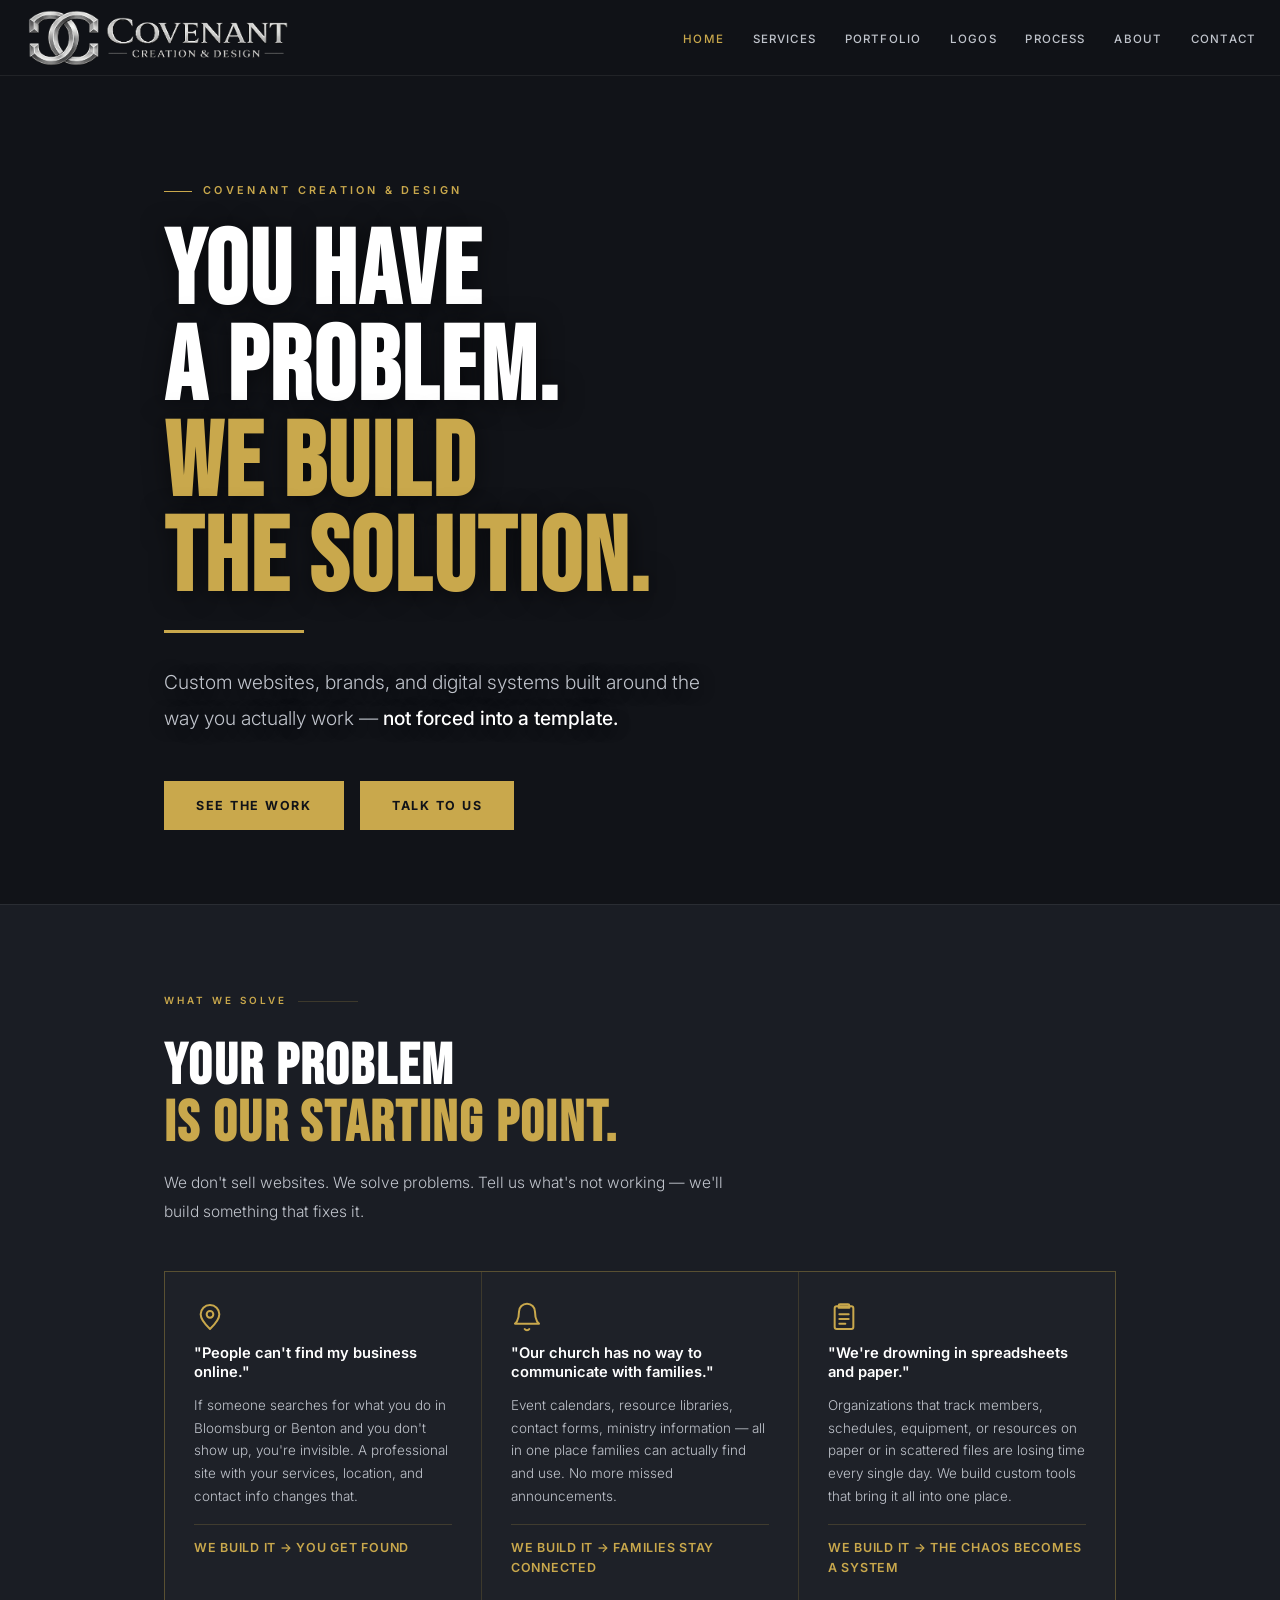
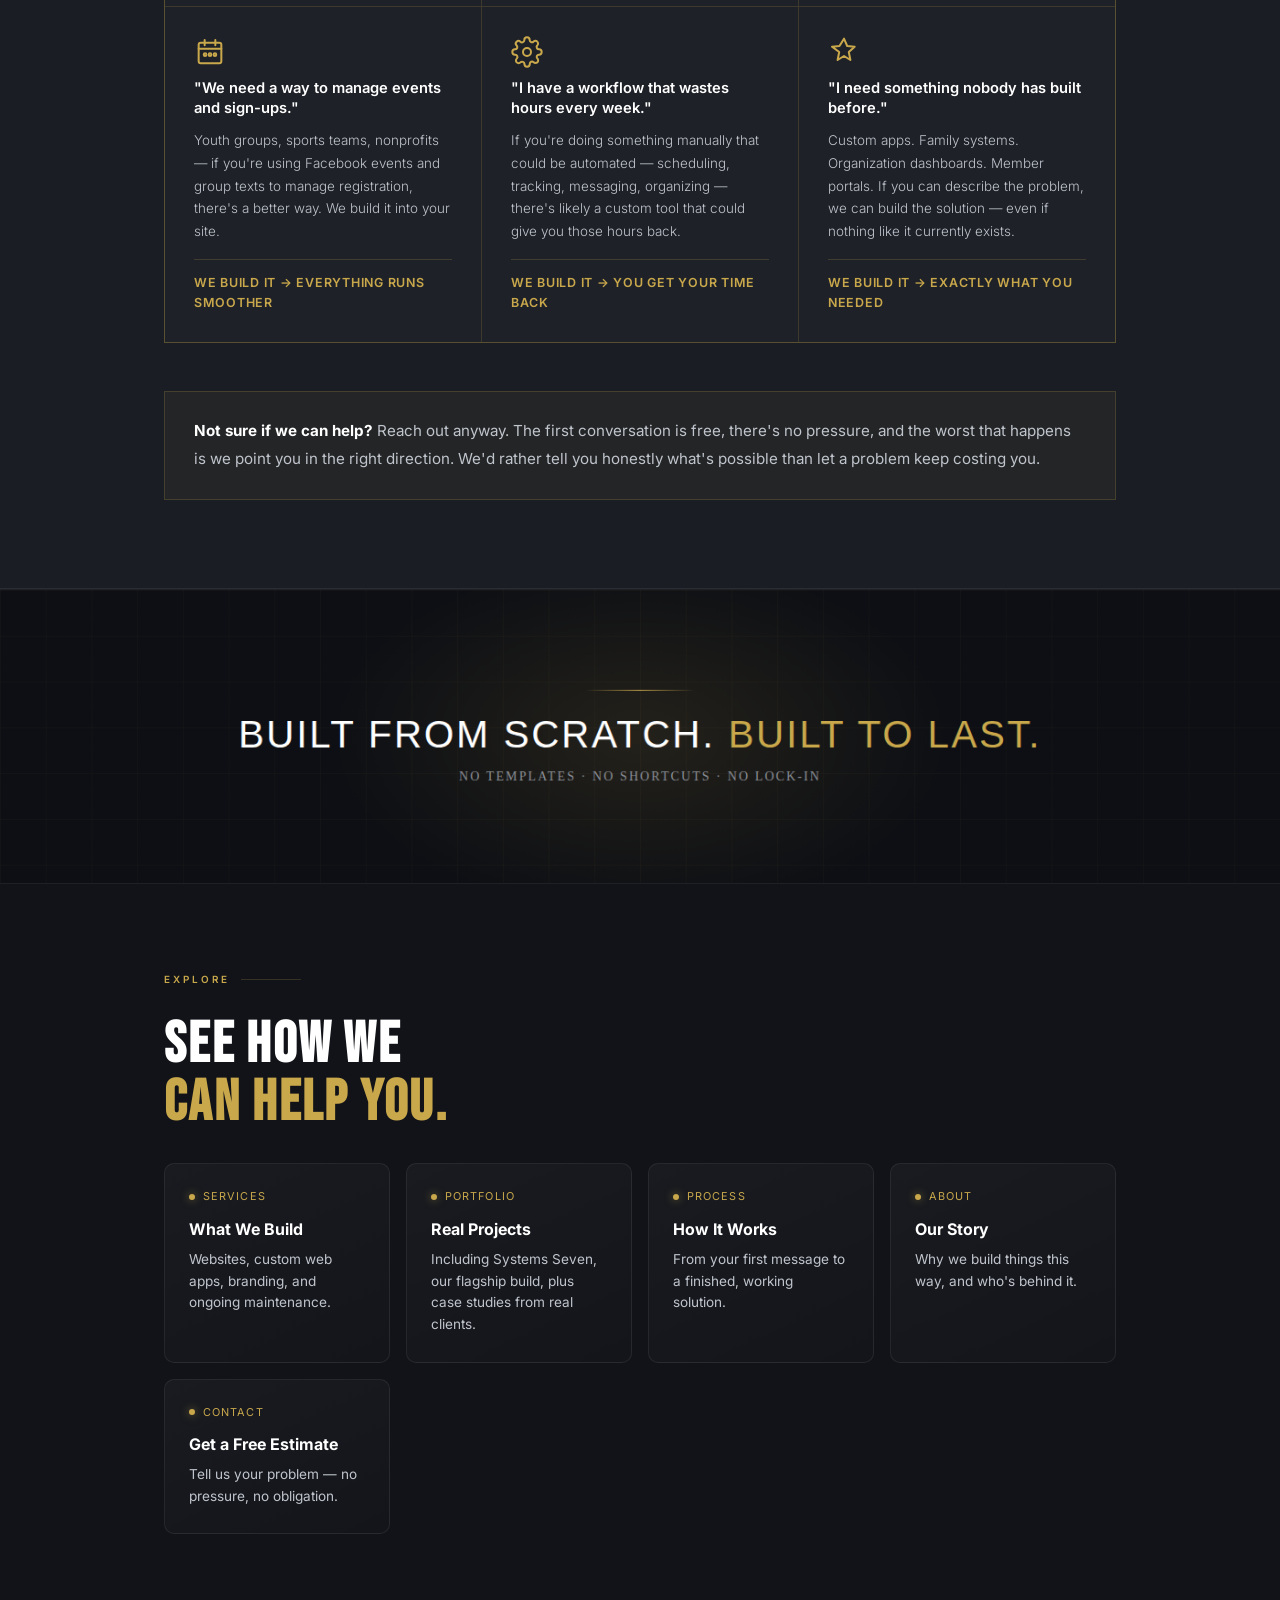
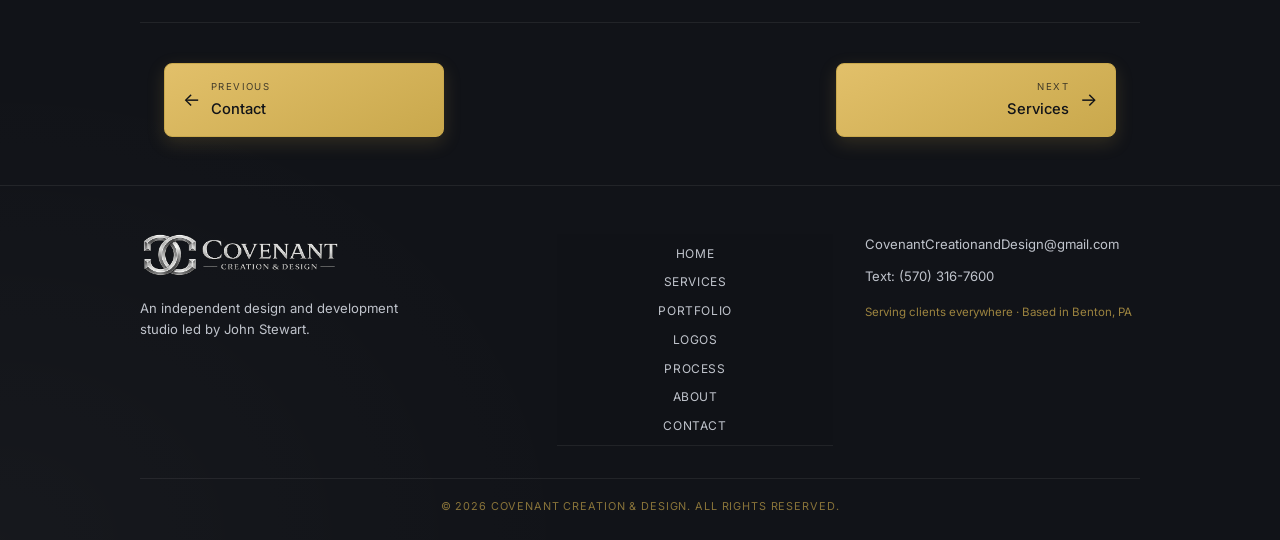
<file: index.html>
<!DOCTYPE html>
<html lang="en">
<head>
  <meta charset="UTF-8"/>
  <meta name="google-site-verification" content="ZtlT3HVESLmGX_RuLbXEDsBUdcXkP0pv3dZzzn4SogU" />
  <meta name="viewport" content="width=device-width, initial-scale=1.0"/>
  <title>Covenant Creation & Design — Custom Websites & Branding</title>
  <link rel="preconnect" href="https://fonts.googleapis.com">
  <link href="https://fonts.googleapis.com/css2?family=Bebas+Neue&family=Inter:wght@300;400;500;600&display=swap" rel="stylesheet">
  <link rel="canonical" href="https://covenantcreationanddesign.com"/>
  <meta name="description" content="Custom websites, brands, and digital systems built around the way you actually work — not forced into a template. Serving businesses, ministries, and organizations."/>
  <meta property="og:type" content="website"/>
  <meta property="og:url" content="https://covenantcreationanddesign.com"/>
  <meta property="og:title" content="Covenant Creation & Design — Custom Websites & Branding"/>
  <meta property="og:description" content="Custom websites, brands, and digital systems built around the way you actually work — not forced into a template. Serving businesses, ministries, and organizations."/>
  <meta property="og:image" content="https://covenantcreationanddesign.com/og-banner.jpg"/>
  <meta name="twitter:card" content="summary_large_image"/>
  <meta name="twitter:title" content="Covenant Creation & Design — Custom Websites & Branding"/>
  <meta name="twitter:description" content="Custom websites, brands, and digital systems built around the way you actually work — not forced into a template. Serving businesses, ministries, and organizations."/>
  <meta name="twitter:image" content="https://covenantcreationanddesign.com/og-banner.jpg"/>
  <link rel="icon" type="image/png" href="favicon.png"/>
  <link rel="apple-touch-icon" href="apple-touch-icon.png"/>
  <link rel="stylesheet" href="css/style.css">
</head>
<body>

<script>
  // Exit-intent popup (desktop only — no reliable mobile equivalent)
  (function(){
    if (sessionStorage.getItem('exitIntentShown')) return;
    let triggered = false;
    document.addEventListener('mouseleave', function(e){
      if (e.clientY <= 0 && !triggered) {
        triggered = true;
        sessionStorage.setItem('exitIntentShown', '1');
        const overlay = document.getElementById('exit-intent-overlay');
        if (overlay) overlay.style.display = 'flex';
      }
    });
  })();
  function closeExitIntent(){
    const overlay = document.getElementById('exit-intent-overlay');
    if (overlay) overlay.style.display = 'none';
  }

  // Force scroll-to-top on load, overriding any leftover #anchor from
  // the site's old single-page structure (e.g. an old bookmark to
  // #systems-seven or #contact) or the browser's own scroll restoration.
  if ('scrollRestoration' in history) { history.scrollRestoration = 'manual'; }
  window.scrollTo(0, 0);
</script>

<!-- NAV -->
<nav>
  <div class="nav-logo">
    <a href="index.html"><img src="ccd-horizontal.png" alt="Covenant Creation & Design"></a>
  </div>
  <button class="nav-toggle" id="nav-toggle" aria-expanded="false" aria-controls="site-nav-links" aria-label="Toggle menu">
    <span></span><span></span><span></span>
  </button>
  <ul class="nav-links" id="site-nav-links">
    <li><a href="index.html" aria-current="page">Home</a></li>
    <li><a href="services.html" >Services</a></li>
    <li><a href="portfolio.html" >Portfolio</a></li>
    <li><a href="logos.html" >Logos</a></li>
    <li><a href="process.html" >Process</a></li>
    <li><a href="about.html" >About</a></li>
    <li><a href="contact.html" >Contact</a></li>
  </ul>
</nav>
<div class="nav-scrim" id="nav-scrim"></div>

<!-- HERO -->
<div style="background:var(--black);">
  <div class="hero">
    <div class="hero-slideshow" aria-hidden="true">
      <div class="hero-slide" style="background-image:url('hero-sword.jpg');"></div>
      <div class="hero-slide" style="background-image:url('hero-resolute.jpg');"></div>
      <div class="hero-slide" style="background-image:url('hero-water.jpg');"></div>
      <div class="hero-slide" style="background-image:url('hero-knight.jpg');"></div>
      <div class="hero-slide" style="background-image:url('hero-phones.jpg');"></div>
      <div class="hero-slide" style="background-image:url('hero-mechanical.jpg');"></div>
      <div class="hero-slide" style="background-image:url('hero-digital.jpg');"></div>
      <div class="hero-slide" style="background-image:url('hero-kitchen.jpg');"></div>
      <div class="hero-slide" style="background-image:url('hero-stone.jpg');"></div>
    </div>
    <div class="hero-overlay" aria-hidden="true"></div>
    <div class="hero-sub-logos" aria-hidden="true">
      <div class="hero-sub-logo-item">
        <img src="logo-rightly-divided.png" alt="">
        <span class="hero-sub-caption">Rightly Divided — Theological Article Series</span>
      </div>
      <div class="hero-sub-logo-item">
        <img src="logo-hms-resolute.png" alt="">
        <span class="hero-sub-caption">Systems Seven — Custom Family Management Platform</span>
      </div>
      <div class="hero-sub-logo-item">
        <img src="logo-noah-elias-mark.png" alt="">
        <span class="hero-sub-caption">Noah Elias — Author Brand &amp; Pre-Launch Platform</span>
      </div>
      <div class="hero-sub-logo-item">
        <img src="ccd-badge.png" alt="">
        <span class="hero-sub-caption">Covenant Creation &amp; Design</span>
      </div>
      <div class="hero-sub-logo-item">
        <img src="logo-systems-seven.png" alt="">
        <span class="hero-sub-caption">Systems Seven — Custom Family Management Platform</span>
      </div>
      <div class="hero-sub-logo-item">
        <img src="logo-quality-mechanical.png" alt="">
        <span class="hero-sub-caption">Quality Mechanical — Brand, Web &amp; Photography</span>
      </div>
      <div class="hero-sub-logo-item">
        <img src="ccd-badge.png" alt="">
        <span class="hero-sub-caption">Covenant Creation &amp; Design</span>
      </div>
      <div class="hero-sub-logo-item">
        <img src="logo-kitchen.png" alt="">
        <span class="hero-sub-caption">Systems Seven — The Galley Meal Planner</span>
      </div>
      <div class="hero-sub-logo-item">
        <img src="ccd-badge.png" alt="">
        <span class="hero-sub-caption">Covenant Creation &amp; Design</span>
      </div>
    </div>
    <div class="hero-content">
      <div class="hero-eyebrow">Covenant Creation & Design</div>
      <h1>YOU HAVE<br>A PROBLEM.<br><em>WE BUILD<br>THE SOLUTION.</em></h1>
      <div class="hero-rule"></div>
      <p class="hero-sub">
        Custom websites, brands, and digital systems built around the way you actually work — <strong>not forced into a template.</strong>
      </p>
    </div>
    <div class="hero-ctas">
      <a href="portfolio.html" class="btn-primary">See the Work</a>
      <a href="contact.html" class="btn-primary">Talk to Us</a>
    </div>
  </div>
</div>

<!-- WHAT WE SOLVE -->
<section id="problems">
  <div class="section-wrap reveal">
    <div class="section-label">What We Solve</div>
    <h2>Your problem<br><em>is our starting point.</em></h2>
    <p class="section-intro">We don't sell websites. We solve problems. Tell us what's not working — we'll build something that fixes it.</p>

    <div class="problems-grid">

      <div class="problem-card">
        <span class="problem-icon"><svg viewBox="0 0 24 24" fill="none" stroke="currentColor" stroke-width="1.5" stroke-linecap="round" stroke-linejoin="round"><path d="M12 21c-4.5-4.2-7-7.7-7-11a7 7 0 0 1 14 0c0 3.3-2.5 6.8-7 11z"/><circle cx="12" cy="10" r="2.5"/></svg></span>
        <h3>"People can't find my business online."</h3>
        <p>If someone searches for what you do in Bloomsburg or Benton and you don't show up, you're invisible. A professional site with your services, location, and contact info changes that.</p>
        <div class="solution">We build it → you get found</div>
      </div>

      <div class="problem-card">
        <span class="problem-icon"><svg viewBox="0 0 24 24" fill="none" stroke="currentColor" stroke-width="1.5" stroke-linecap="round" stroke-linejoin="round"><path d="M18 8a6 6 0 1 0-12 0c0 7-3 9-3 9h18s-3-2-3-9z"/><path d="M13.73 21a2 2 0 0 1-3.46 0"/></svg></span>
        <h3>"Our church has no way to communicate with families."</h3>
        <p>Event calendars, resource libraries, contact forms, ministry information — all in one place families can actually find and use. No more missed announcements.</p>
        <div class="solution">We build it → families stay connected</div>
      </div>

      <div class="problem-card">
        <span class="problem-icon"><svg viewBox="0 0 24 24" fill="none" stroke="currentColor" stroke-width="1.5" stroke-linecap="round" stroke-linejoin="round"><rect x="5" y="4" width="14" height="17" rx="1.5"/><path d="M9 2.5h6a1 1 0 0 1 1 1V5H8V3.5a1 1 0 0 1 1-1z"/><path d="M8.5 10h7M8.5 13.5h7M8.5 17h4.5"/></svg></span>
        <h3>"We're drowning in spreadsheets and paper."</h3>
        <p>Organizations that track members, schedules, equipment, or resources on paper or in scattered files are losing time every single day. We build custom tools that bring it all into one place.</p>
        <div class="solution">We build it → the chaos becomes a system</div>
      </div>

      <div class="problem-card">
        <span class="problem-icon"><svg viewBox="0 0 24 24" fill="none" stroke="currentColor" stroke-width="1.5" stroke-linecap="round" stroke-linejoin="round"><rect x="3.5" y="5" width="17" height="15.5" rx="1.5"/><path d="M3.5 9.5h17"/><path d="M8 3v4M16 3v4"/><circle cx="8.3" cy="14" r="1"/><circle cx="12" cy="14" r="1"/><circle cx="15.7" cy="14" r="1"/></svg></span>
        <h3>"We need a way to manage events and sign-ups."</h3>
        <p>Youth groups, sports teams, nonprofits — if you're using Facebook events and group texts to manage registration, there's a better way. We build it into your site.</p>
        <div class="solution">We build it → everything runs smoother</div>
      </div>

      <div class="problem-card">
        <span class="problem-icon"><svg viewBox="0 0 24 24" fill="none" stroke="currentColor" stroke-width="1.5" stroke-linecap="round" stroke-linejoin="round"><circle cx="12" cy="12" r="3"/><path d="M19.4 15a1.65 1.65 0 0 0 .33 1.82l.06.06a2 2 0 1 1-2.83 2.83l-.06-.06a1.65 1.65 0 0 0-1.82-.33 1.65 1.65 0 0 0-1 1.51V21a2 2 0 0 1-4 0v-.09A1.65 1.65 0 0 0 9 19.4a1.65 1.65 0 0 0-1.82.33l-.06.06a2 2 0 1 1-2.83-2.83l.06-.06A1.65 1.65 0 0 0 4.68 15a1.65 1.65 0 0 0-1.51-1H3a2 2 0 0 1 0-4h.09A1.65 1.65 0 0 0 4.6 9a1.65 1.65 0 0 0-.33-1.82l-.06-.06a2 2 0 1 1 2.83-2.83l.06.06A1.65 1.65 0 0 0 9 4.6a1.65 1.65 0 0 0 1-1.51V3a2 2 0 0 1 4 0v.09a1.65 1.65 0 0 0 1 1.51 1.65 1.65 0 0 0 1.82-.33l.06-.06a2 2 0 1 1 2.83 2.83l-.06.06A1.65 1.65 0 0 0 19.4 9a1.65 1.65 0 0 0 1.51 1H21a2 2 0 0 1 0 4h-.09a1.65 1.65 0 0 0-1.51 1z"/></svg></span>
        <h3>"I have a workflow that wastes hours every week."</h3>
        <p>If you're doing something manually that could be automated — scheduling, tracking, messaging, organizing — there's likely a custom tool that could give you those hours back.</p>
        <div class="solution">We build it → you get your time back</div>
      </div>

      <div class="problem-card">
        <span class="problem-icon"><svg viewBox="0 0 24 24" fill="none" stroke="currentColor" stroke-width="1.5" stroke-linecap="round" stroke-linejoin="round"><path d="M12 2l2.4 5.5L20 8l-4.4 4 1.2 6-4.8-3-4.8 3 1.2-6L3 8l5.6-.5z"/></svg></span>
        <h3>"I need something nobody has built before."</h3>
        <p>Custom apps. Family systems. Organization dashboards. Member portals. If you can describe the problem, we can build the solution — even if nothing like it currently exists.</p>
        <div class="solution">We build it → exactly what you needed</div>
      </div>

    </div>

    <div style="background:rgba(201,168,76,0.05);border:1px solid var(--border-gold);padding:1.6rem 1.8rem;">
      <p style="font-size:0.95rem;color:var(--white-dim);line-height:1.85;">
        <strong style="color:var(--white);">Not sure if we can help?</strong> Reach out anyway. The first conversation is free, there's no pressure, and the worst that happens is we point you in the right direction. We'd rather tell you honestly what's possible than let a problem keep costing you.
      </p>
    </div>

  </div>
</section>

<!-- DIVIDER BANNER 1 -->
<div style="background:#0D0F14;border-top:1px solid var(--border);border-bottom:1px solid var(--border);">
  <img src="divider-banner-1.png" alt="Built from scratch. Built to last." style="width:100%;display:block;">
</div>

<!-- EXPLORE MORE -->
<section id="explore">
  <div class="section-wrap reveal">
    <div class="section-label">Explore</div>
    <h2>See how we<br><em>can help you.</em></h2>
    <div class="page-teasers">
      <a href="services.html" class="page-teaser">
        <span class="pt-label">Services</span>
        <strong>What We Build</strong>
        <p>Websites, custom web apps, branding, and ongoing maintenance.</p>
      </a>
      <a href="portfolio.html" class="page-teaser">
        <span class="pt-label">Portfolio</span>
        <strong>Real Projects</strong>
        <p>Including Systems Seven, our flagship build, plus case studies from real clients.</p>
      </a>
      <a href="process.html" class="page-teaser">
        <span class="pt-label">Process</span>
        <strong>How It Works</strong>
        <p>From your first message to a finished, working solution.</p>
      </a>
      <a href="about.html" class="page-teaser">
        <span class="pt-label">About</span>
        <strong>Our Story</strong>
        <p>Why we build things this way, and who's behind it.</p>
      </a>
      <a href="contact.html" class="page-teaser">
        <span class="pt-label">Contact</span>
        <strong>Get a Free Estimate</strong>
        <p>Tell us your problem — no pressure, no obligation.</p>
      </a>
    </div>
  </div>
</section>

<!-- PAGE PAGER -->
<div class="page-pager">
  <a href="contact.html" class="pager-link pager-prev">
    <span class="pager-arrow">&larr;</span>
    <span class="pager-text"><span class="pager-label">Previous</span><strong>Contact</strong></span>
  </a>
  <a href="services.html" class="pager-link pager-next">
    <span class="pager-text"><span class="pager-label">Next</span><strong>Services</strong></span>
    <span class="pager-arrow">&rarr;</span>
  </a>
</div>

<!-- FOOTER -->
<footer>
  <div class="footer-inner">
    <div class="footer-brand">
      <img src="ccd-horizontal.png" alt="Covenant Creation & Design" class="footer-logo">
      <p class="footer-tagline">An independent design and development studio led by John Stewart.</p>
    </div>
    <nav class="footer-nav" aria-label="Footer navigation">
      <a href="index.html">Home</a>
      <a href="services.html">Services</a>
      <a href="portfolio.html">Portfolio</a>
      <a href="logos.html">Logos</a>
      <a href="process.html">Process</a>
      <a href="about.html">About</a>
      <a href="contact.html">Contact</a>
    </nav>
    <div class="footer-contact">
      <a href="mailto:CovenantCreationandDesign@gmail.com">CovenantCreationandDesign@gmail.com</a>
      <a href="sms:+15703167600">Text: (570) 316-7600</a>
      <span class="footer-area">Serving clients everywhere &middot; Based in Benton, PA</span>
    </div>
  </div>
  <div class="footer-bottom">&copy; 2026 Covenant Creation &amp; Design. All rights reserved.</div>
</footer>

<!-- EXIT INTENT -->
<div id="exit-intent-overlay" style="display:none;position:fixed;inset:0;background:rgba(0,0,0,0.78);z-index:9999;align-items:center;justify-content:center;padding:20px;">
  <div style="max-width:420px;width:100%;background:var(--black);border:1px solid var(--border-gold);border-radius:4px;padding:2.4rem 2rem;text-align:center;position:relative;">
    <button onclick="closeExitIntent()" aria-label="Close" style="position:absolute;top:10px;right:14px;background:none;border:none;color:var(--white-dim);font-size:1.6rem;cursor:pointer;line-height:1;">&times;</button>
    <div style="font-family:'Bebas Neue',sans-serif;font-size:1.9rem;color:var(--white);margin-bottom:0.9rem;letter-spacing:0.02em;">WAIT &mdash; BEFORE YOU GO</div>
    <p style="font-size:0.95rem;color:var(--white-dim);line-height:1.75;margin-bottom:1.6rem;">
      Request a free quote, or just tell us about your idea. <strong style="color:var(--white);">We won't spam your inbox</strong> like other companies do &mdash; one honest conversation, no pressure.
    </p>
    <a href="contact.html" class="btn-primary" style="width:100%;justify-content:center;margin-bottom:0.9rem;" onclick="closeExitIntent()">Get a Free Quote</a>
    <button onclick="closeExitIntent()" style="background:none;border:none;color:var(--white-dim);font-size:0.78rem;text-decoration:underline;cursor:pointer;letter-spacing:0.03em;">No thanks, continue browsing</button>
  </div>
</div>


<script>
  // Mobile nav toggle
  const navToggle = document.getElementById('nav-toggle');
  const navLinks = document.getElementById('site-nav-links');
  const navScrim = document.getElementById('nav-scrim');
  function closeNav() {
    navToggle.setAttribute('aria-expanded', 'false');
    navLinks.classList.remove('open');
    navScrim.classList.remove('open');
    document.body.classList.remove('nav-open');
  }
  function openNav() {
    navToggle.setAttribute('aria-expanded', 'true');
    navLinks.classList.add('open');
    navScrim.classList.add('open');
    document.body.classList.add('nav-open');
  }
  if (navToggle) {
    navToggle.addEventListener('click', () => {
      const isOpen = navToggle.getAttribute('aria-expanded') === 'true';
      isOpen ? closeNav() : openNav();
    });
    navScrim.addEventListener('click', closeNav);
    navLinks.querySelectorAll('a').forEach(a => a.addEventListener('click', closeNav));
    document.addEventListener('keydown', (e) => { if (e.key === 'Escape') closeNav(); });
  }

  const reveals = document.querySelectorAll('.reveal');
  const observer = new IntersectionObserver((entries) => {
    entries.forEach(e => {
      if (e.isIntersecting) {
        e.target.classList.add('visible');
        observer.unobserve(e.target);
      }
    });
  }, { threshold: 0.06 });
  reveals.forEach(el => observer.observe(el));
</script>

</body>
</html>
</file>
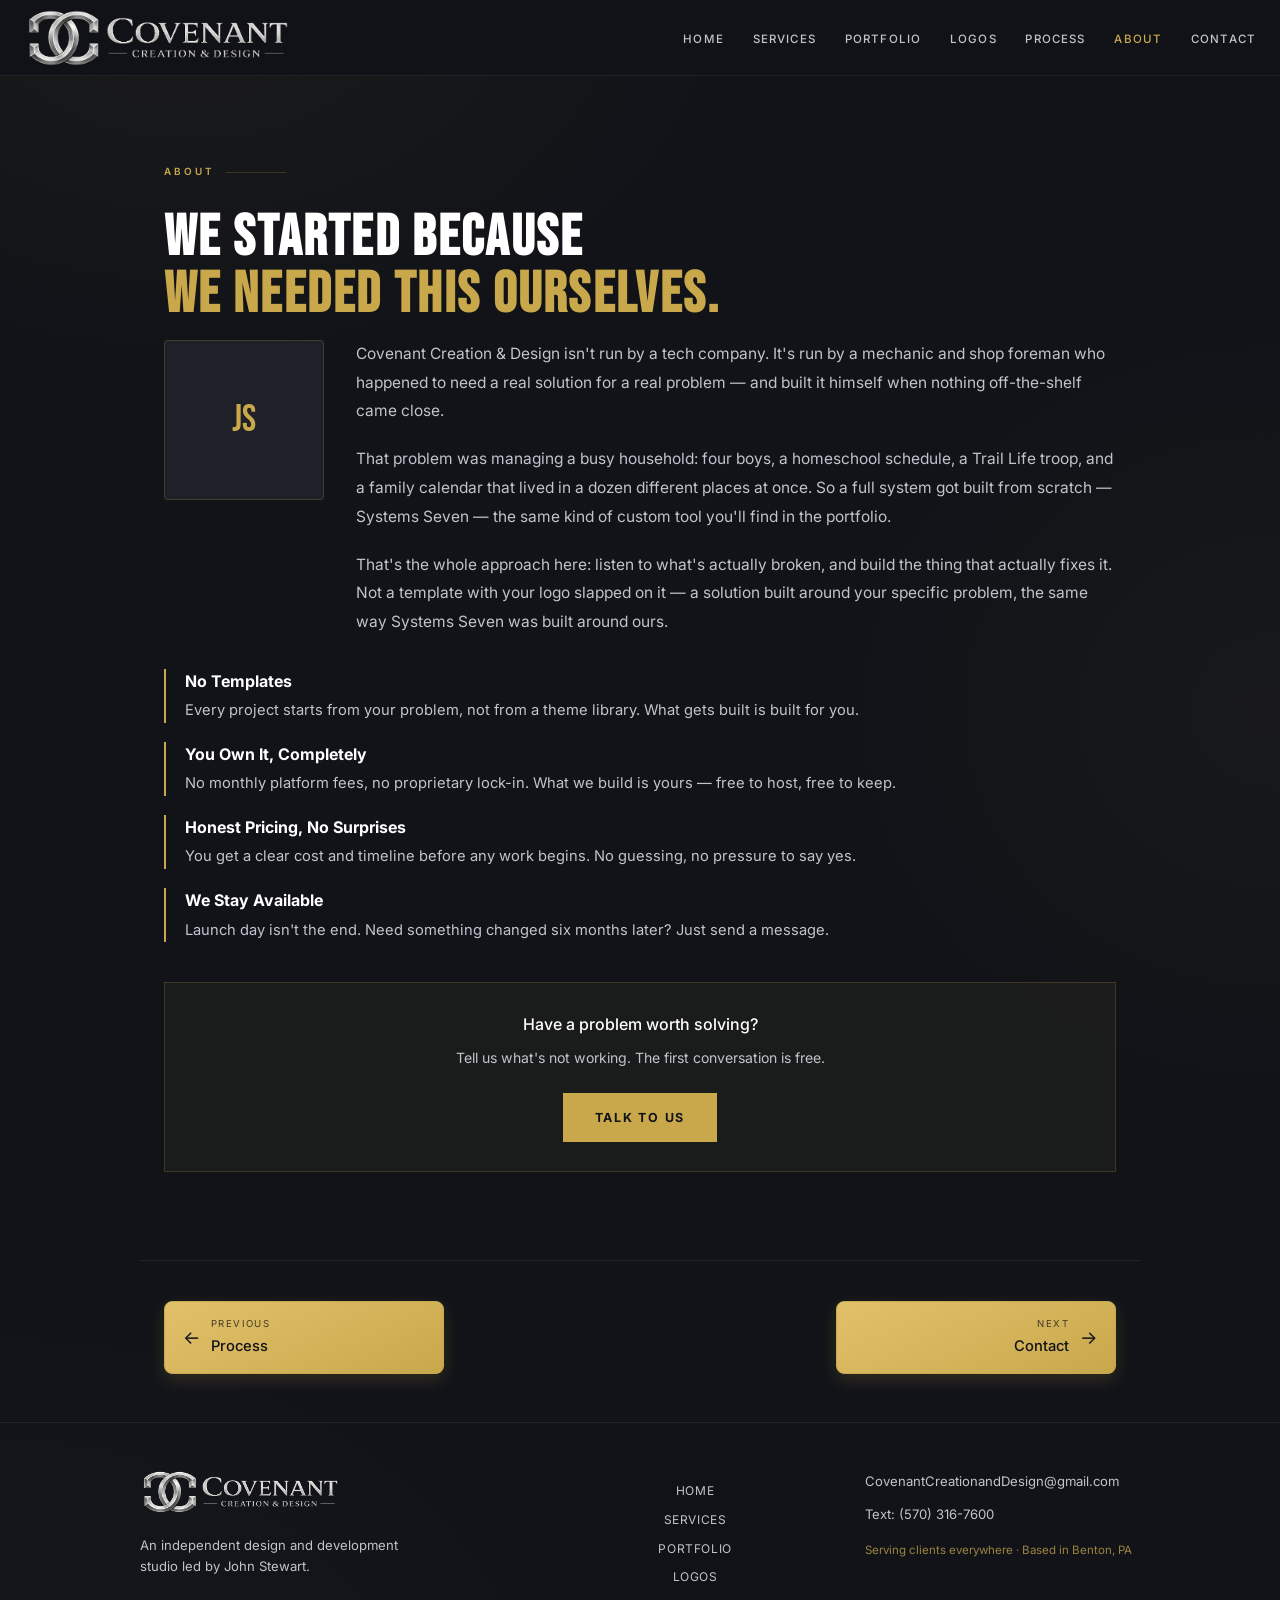
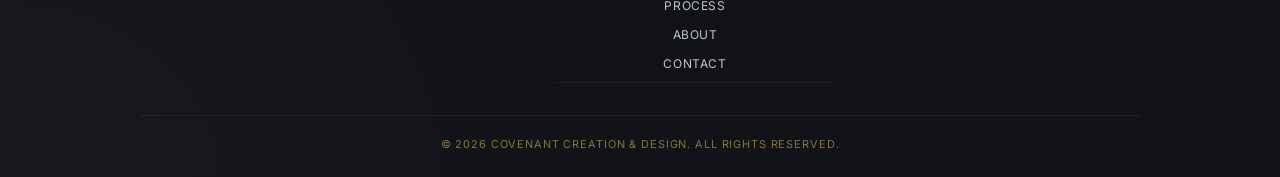
<file: about.html>
<!DOCTYPE html>
<html lang="en">
<head>
  <meta charset="UTF-8"/>
  <meta name="google-site-verification" content="ZtlT3HVESLmGX_RuLbXEDsBUdcXkP0pv3dZzzn4SogU" />
  <meta name="viewport" content="width=device-width, initial-scale=1.0"/>
  <title>About — Covenant Creation & Design</title>
  <link rel="preconnect" href="https://fonts.googleapis.com">
  <link href="https://fonts.googleapis.com/css2?family=Bebas+Neue&family=Inter:wght@300;400;500;600&display=swap" rel="stylesheet">
  <link rel="canonical" href="https://covenantcreationanddesign.com/about.html"/>
  <meta name="description" content="Covenant Creation & Design is an independent design and development studio led by John Stewart, building custom solutions for real, specific problems."/>
  <meta property="og:type" content="website"/>
  <meta property="og:url" content="https://covenantcreationanddesign.com/about.html"/>
  <meta property="og:title" content="About — Covenant Creation & Design"/>
  <meta property="og:description" content="Covenant Creation & Design is an independent design and development studio led by John Stewart, building custom solutions for real, specific problems."/>
  <meta property="og:image" content="https://covenantcreationanddesign.com/og-banner.jpg"/>
  <meta name="twitter:card" content="summary_large_image"/>
  <meta name="twitter:title" content="About — Covenant Creation & Design"/>
  <meta name="twitter:description" content="Covenant Creation & Design is an independent design and development studio led by John Stewart, building custom solutions for real, specific problems."/>
  <meta name="twitter:image" content="https://covenantcreationanddesign.com/og-banner.jpg"/>
  <link rel="icon" type="image/png" href="favicon.png"/>
  <link rel="apple-touch-icon" href="apple-touch-icon.png"/>
  <link rel="stylesheet" href="css/style.css">
</head>
<body>

<script>
  // Exit-intent popup (desktop only — no reliable mobile equivalent)
  (function(){
    if (sessionStorage.getItem('exitIntentShown')) return;
    let triggered = false;
    document.addEventListener('mouseleave', function(e){
      if (e.clientY <= 0 && !triggered) {
        triggered = true;
        sessionStorage.setItem('exitIntentShown', '1');
        const overlay = document.getElementById('exit-intent-overlay');
        if (overlay) overlay.style.display = 'flex';
      }
    });
  })();
  function closeExitIntent(){
    const overlay = document.getElementById('exit-intent-overlay');
    if (overlay) overlay.style.display = 'none';
  }

  // Force scroll-to-top on load, overriding any leftover #anchor from
  // the site's old single-page structure (e.g. an old bookmark to
  // #systems-seven or #contact) or the browser's own scroll restoration.
  if ('scrollRestoration' in history) { history.scrollRestoration = 'manual'; }
  window.scrollTo(0, 0);
</script>

<!-- NAV -->
<nav>
  <div class="nav-logo">
    <a href="index.html"><img src="ccd-horizontal.png" alt="Covenant Creation & Design"></a>
  </div>
  <button class="nav-toggle" id="nav-toggle" aria-expanded="false" aria-controls="site-nav-links" aria-label="Toggle menu">
    <span></span><span></span><span></span>
  </button>
  <ul class="nav-links" id="site-nav-links">
    <li><a href="index.html" >Home</a></li>
    <li><a href="services.html" >Services</a></li>
    <li><a href="portfolio.html" >Portfolio</a></li>
    <li><a href="logos.html" >Logos</a></li>
    <li><a href="process.html" >Process</a></li>
    <li><a href="about.html" aria-current="page">About</a></li>
    <li><a href="contact.html" >Contact</a></li>
  </ul>
</nav>
<div class="nav-scrim" id="nav-scrim"></div>

<!-- ABOUT -->
<section id="about">
  <div class="section-wrap reveal">
    <div class="section-label">About</div>
    <h2>We started because<br><em>we needed this ourselves.</em></h2>

    <div class="about-photo-row">
      <div class="about-photo">JS</div>
      <div style="flex:1;min-width:240px;">
        <p style="font-size:0.97rem;color:var(--white-dim);line-height:1.85;margin-bottom:1.2rem;">
          Covenant Creation &amp; Design isn't run by a tech company. It's run by a mechanic and shop foreman who happened to need a real solution for a real problem — and built it himself when nothing off-the-shelf came close.
        </p>
        <p style="font-size:0.97rem;color:var(--white-dim);line-height:1.85;margin-bottom:1.2rem;">
          That problem was managing a busy household: four boys, a homeschool schedule, a Trail Life troop, and a family calendar that lived in a dozen different places at once. So a full system got built from scratch — Systems Seven — the same kind of custom tool you'll find in the portfolio.
        </p>
        <p style="font-size:0.97rem;color:var(--white-dim);line-height:1.85;">
          That's the whole approach here: listen to what's actually broken, and build the thing that actually fixes it. Not a template with your logo slapped on it — a solution built around your specific problem, the same way Systems Seven was built around ours.
        </p>
      </div>
    </div>

    <div class="about-values">
      <div class="about-value">
        <strong>No Templates</strong>
        <p>Every project starts from your problem, not from a theme library. What gets built is built for you.</p>
      </div>
      <div class="about-value">
        <strong>You Own It, Completely</strong>
        <p>No monthly platform fees, no proprietary lock-in. What we build is yours — free to host, free to keep.</p>
      </div>
      <div class="about-value">
        <strong>Honest Pricing, No Surprises</strong>
        <p>You get a clear cost and timeline before any work begins. No guessing, no pressure to say yes.</p>
      </div>
      <div class="about-value">
        <strong>We Stay Available</strong>
        <p>Launch day isn't the end. Need something changed six months later? Just send a message.</p>
      </div>
    </div>

    <div style="margin-top:2.5rem;padding:1.8rem;border:1px solid var(--border-gold);background:rgba(201,168,76,0.05);text-align:center;">
      <p style="font-size:1rem;color:var(--white);font-weight:500;margin-bottom:0.5rem;">Have a problem worth solving?</p>
      <p style="font-size:0.88rem;color:var(--white-dim);line-height:1.8;margin-bottom:1.4rem;">Tell us what's not working. The first conversation is free.</p>
      <a href="contact.html" class="btn-primary">Talk to Us</a>
    </div>
  </div>
</section>

<!-- PAGE PAGER -->
<div class="page-pager">
  <a href="process.html" class="pager-link pager-prev">
    <span class="pager-arrow">&larr;</span>
    <span class="pager-text"><span class="pager-label">Previous</span><strong>Process</strong></span>
  </a>
  <a href="contact.html" class="pager-link pager-next">
    <span class="pager-text"><span class="pager-label">Next</span><strong>Contact</strong></span>
    <span class="pager-arrow">&rarr;</span>
  </a>
</div>

<!-- FOOTER -->
<footer>
  <div class="footer-inner">
    <div class="footer-brand">
      <img src="ccd-horizontal.png" alt="Covenant Creation & Design" class="footer-logo">
      <p class="footer-tagline">An independent design and development studio led by John Stewart.</p>
    </div>
    <nav class="footer-nav" aria-label="Footer navigation">
      <a href="index.html">Home</a>
      <a href="services.html">Services</a>
      <a href="portfolio.html">Portfolio</a>
      <a href="logos.html">Logos</a>
      <a href="process.html">Process</a>
      <a href="about.html">About</a>
      <a href="contact.html">Contact</a>
    </nav>
    <div class="footer-contact">
      <a href="mailto:CovenantCreationandDesign@gmail.com">CovenantCreationandDesign@gmail.com</a>
      <a href="sms:+15703167600">Text: (570) 316-7600</a>
      <span class="footer-area">Serving clients everywhere &middot; Based in Benton, PA</span>
    </div>
  </div>
  <div class="footer-bottom">&copy; 2026 Covenant Creation &amp; Design. All rights reserved.</div>
</footer>

<!-- EXIT INTENT -->
<div id="exit-intent-overlay" style="display:none;position:fixed;inset:0;background:rgba(0,0,0,0.78);z-index:9999;align-items:center;justify-content:center;padding:20px;">
  <div style="max-width:420px;width:100%;background:var(--black);border:1px solid var(--border-gold);border-radius:4px;padding:2.4rem 2rem;text-align:center;position:relative;">
    <button onclick="closeExitIntent()" aria-label="Close" style="position:absolute;top:10px;right:14px;background:none;border:none;color:var(--white-dim);font-size:1.6rem;cursor:pointer;line-height:1;">&times;</button>
    <div style="font-family:'Bebas Neue',sans-serif;font-size:1.9rem;color:var(--white);margin-bottom:0.9rem;letter-spacing:0.02em;">WAIT &mdash; BEFORE YOU GO</div>
    <p style="font-size:0.95rem;color:var(--white-dim);line-height:1.75;margin-bottom:1.6rem;">
      Request a free quote, or just tell us about your idea. <strong style="color:var(--white);">We won't spam your inbox</strong> like other companies do &mdash; one honest conversation, no pressure.
    </p>
    <a href="contact.html" class="btn-primary" style="width:100%;justify-content:center;margin-bottom:0.9rem;" onclick="closeExitIntent()">Get a Free Quote</a>
    <button onclick="closeExitIntent()" style="background:none;border:none;color:var(--white-dim);font-size:0.78rem;text-decoration:underline;cursor:pointer;letter-spacing:0.03em;">No thanks, continue browsing</button>
  </div>
</div>


<script>
  // Mobile nav toggle
  const navToggle = document.getElementById('nav-toggle');
  const navLinks = document.getElementById('site-nav-links');
  const navScrim = document.getElementById('nav-scrim');
  function closeNav() {
    navToggle.setAttribute('aria-expanded', 'false');
    navLinks.classList.remove('open');
    navScrim.classList.remove('open');
    document.body.classList.remove('nav-open');
  }
  function openNav() {
    navToggle.setAttribute('aria-expanded', 'true');
    navLinks.classList.add('open');
    navScrim.classList.add('open');
    document.body.classList.add('nav-open');
  }
  if (navToggle) {
    navToggle.addEventListener('click', () => {
      const isOpen = navToggle.getAttribute('aria-expanded') === 'true';
      isOpen ? closeNav() : openNav();
    });
    navScrim.addEventListener('click', closeNav);
    navLinks.querySelectorAll('a').forEach(a => a.addEventListener('click', closeNav));
    document.addEventListener('keydown', (e) => { if (e.key === 'Escape') closeNav(); });
  }

  const reveals = document.querySelectorAll('.reveal');
  const observer = new IntersectionObserver((entries) => {
    entries.forEach(e => {
      if (e.isIntersecting) {
        e.target.classList.add('visible');
        observer.unobserve(e.target);
      }
    });
  }, { threshold: 0.06 });
  reveals.forEach(el => observer.observe(el));
</script>

</body>
</html>
</file>
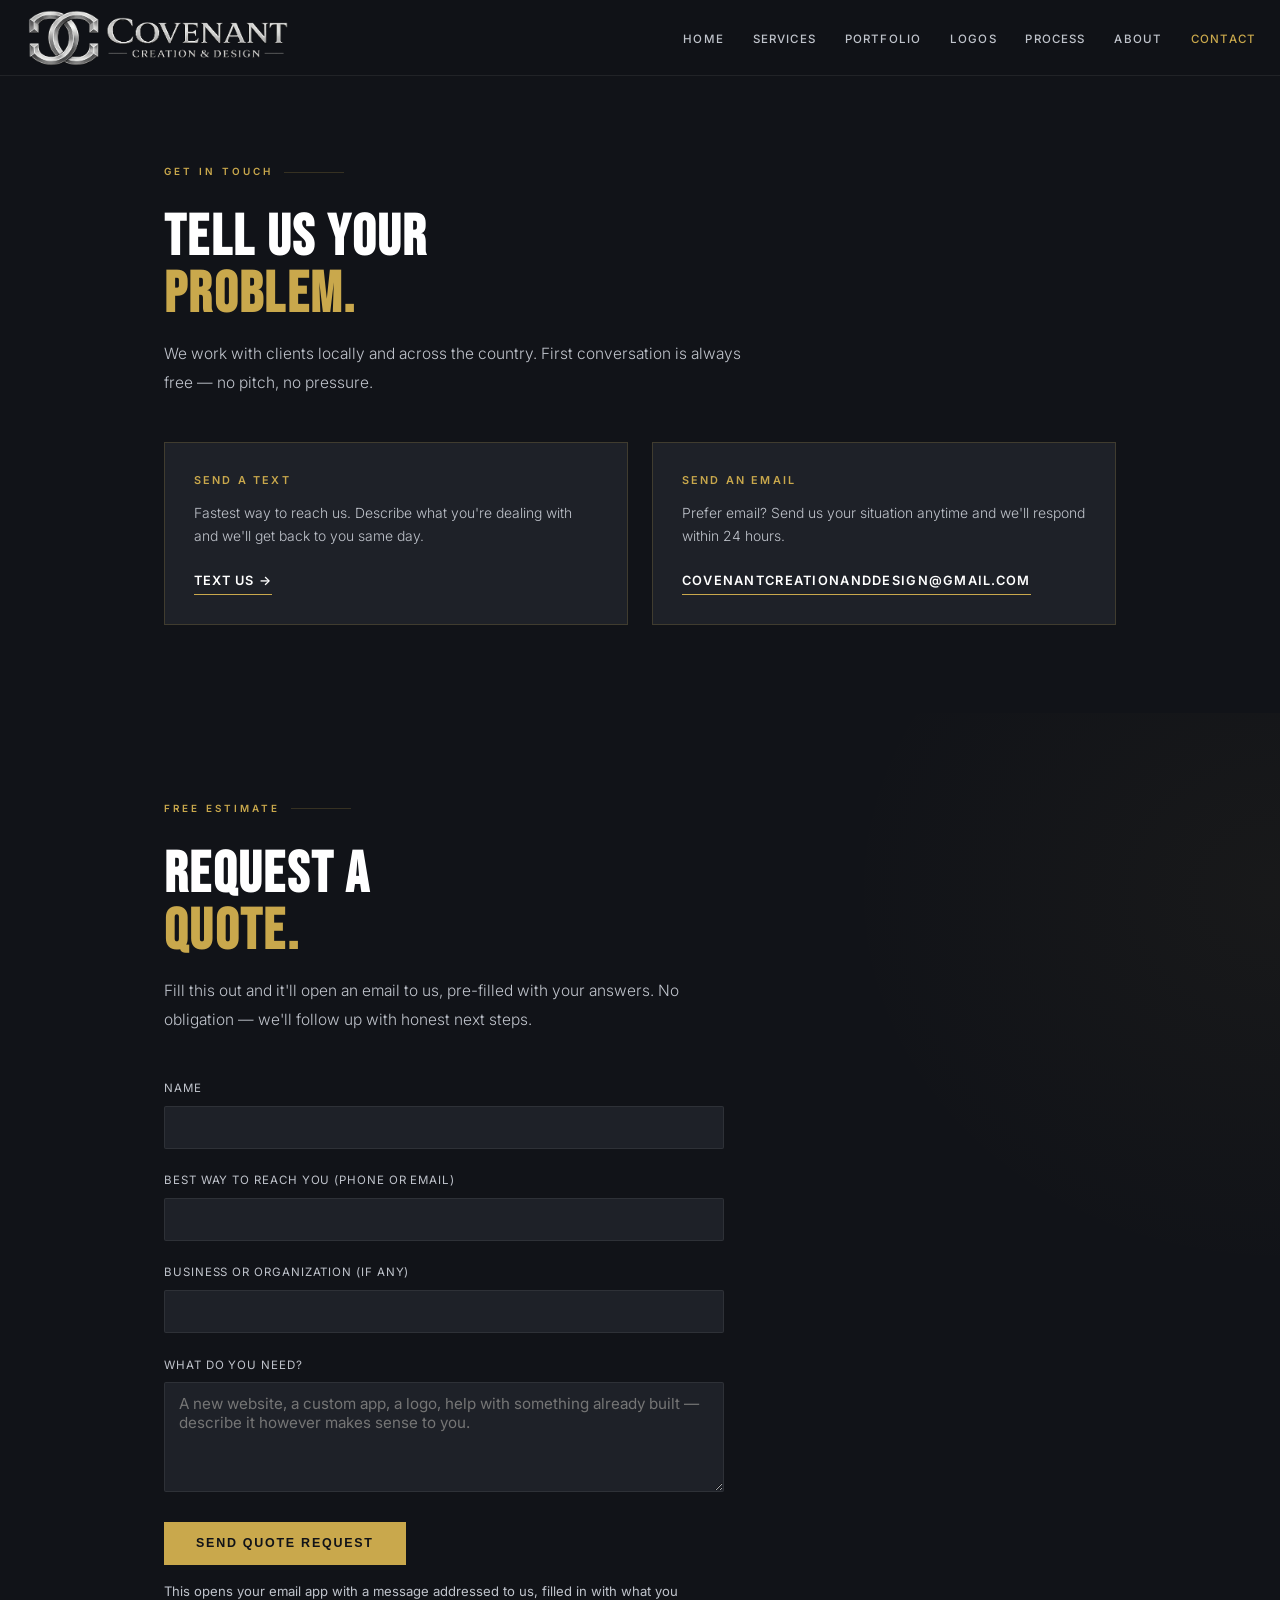
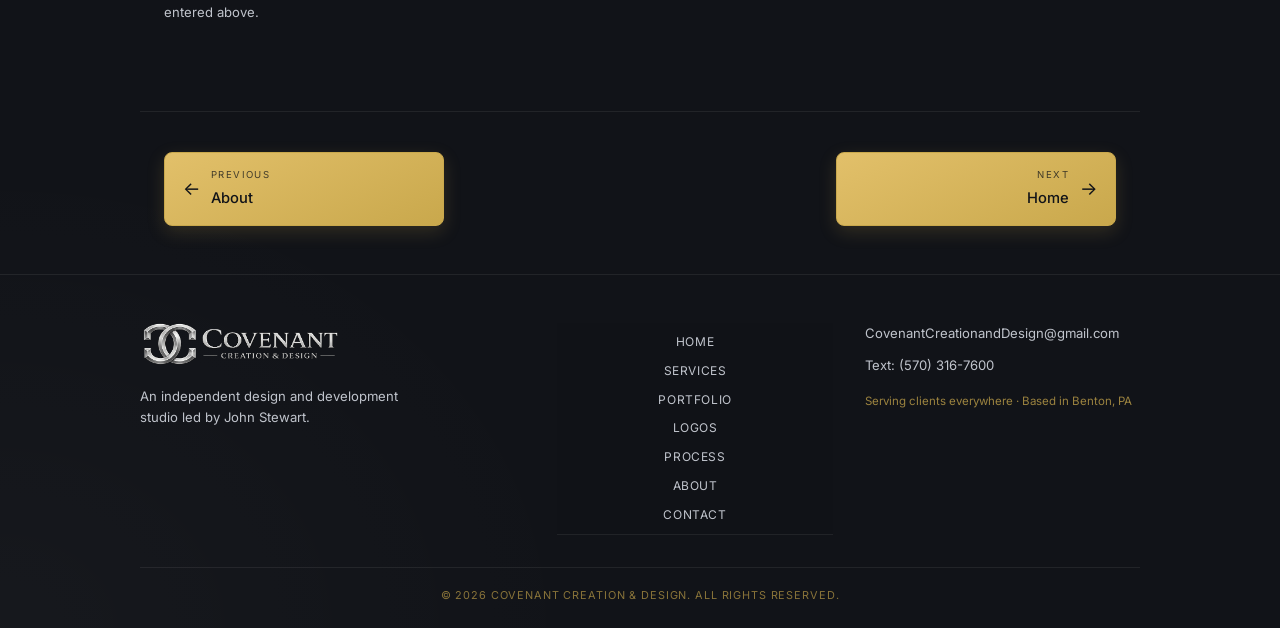
<file: contact.html>
<!DOCTYPE html>
<html lang="en">
<head>
  <meta charset="UTF-8"/>
  <meta name="google-site-verification" content="ZtlT3HVESLmGX_RuLbXEDsBUdcXkP0pv3dZzzn4SogU" />
  <meta name="viewport" content="width=device-width, initial-scale=1.0"/>
  <title>Contact — Covenant Creation & Design</title>
  <link rel="preconnect" href="https://fonts.googleapis.com">
  <link href="https://fonts.googleapis.com/css2?family=Bebas+Neue&family=Inter:wght@300;400;500;600&display=swap" rel="stylesheet">
  <link rel="canonical" href="https://covenantcreationanddesign.com/contact.html"/>
  <meta name="description" content="Get a free estimate for your website, app, or branding project. Tell us what's not working — the first conversation costs nothing."/>
  <meta property="og:type" content="website"/>
  <meta property="og:url" content="https://covenantcreationanddesign.com/contact.html"/>
  <meta property="og:title" content="Contact — Covenant Creation & Design"/>
  <meta property="og:description" content="Get a free estimate for your website, app, or branding project. Tell us what's not working — the first conversation costs nothing."/>
  <meta property="og:image" content="https://covenantcreationanddesign.com/og-banner.jpg"/>
  <meta name="twitter:card" content="summary_large_image"/>
  <meta name="twitter:title" content="Contact — Covenant Creation & Design"/>
  <meta name="twitter:description" content="Get a free estimate for your website, app, or branding project. Tell us what's not working — the first conversation costs nothing."/>
  <meta name="twitter:image" content="https://covenantcreationanddesign.com/og-banner.jpg"/>
  <link rel="icon" type="image/png" href="favicon.png"/>
  <link rel="apple-touch-icon" href="apple-touch-icon.png"/>
  <link rel="stylesheet" href="css/style.css">
</head>
<body>

<script>
  // Exit-intent popup (desktop only — no reliable mobile equivalent)
  (function(){
    if (sessionStorage.getItem('exitIntentShown')) return;
    let triggered = false;
    document.addEventListener('mouseleave', function(e){
      if (e.clientY <= 0 && !triggered) {
        triggered = true;
        sessionStorage.setItem('exitIntentShown', '1');
        const overlay = document.getElementById('exit-intent-overlay');
        if (overlay) overlay.style.display = 'flex';
      }
    });
  })();
  function closeExitIntent(){
    const overlay = document.getElementById('exit-intent-overlay');
    if (overlay) overlay.style.display = 'none';
  }

  // Force scroll-to-top on load, overriding any leftover #anchor from
  // the site's old single-page structure (e.g. an old bookmark to
  // #systems-seven or #contact) or the browser's own scroll restoration.
  if ('scrollRestoration' in history) { history.scrollRestoration = 'manual'; }
  window.scrollTo(0, 0);
</script>

<!-- NAV -->
<nav>
  <div class="nav-logo">
    <a href="index.html"><img src="ccd-horizontal.png" alt="Covenant Creation & Design"></a>
  </div>
  <button class="nav-toggle" id="nav-toggle" aria-expanded="false" aria-controls="site-nav-links" aria-label="Toggle menu">
    <span></span><span></span><span></span>
  </button>
  <ul class="nav-links" id="site-nav-links">
    <li><a href="index.html" >Home</a></li>
    <li><a href="services.html" >Services</a></li>
    <li><a href="portfolio.html" >Portfolio</a></li>
    <li><a href="logos.html" >Logos</a></li>
    <li><a href="process.html" >Process</a></li>
    <li><a href="about.html" >About</a></li>
    <li><a href="contact.html" aria-current="page">Contact</a></li>
  </ul>
</nav>
<div class="nav-scrim" id="nav-scrim"></div>

<!-- CONTACT -->
<section id="contact">
  <div class="section-wrap reveal">
    <div class="section-label">Get in Touch</div>
    <h2>Tell us your<br><em>problem.</em></h2>
    <p class="section-intro">We work with clients locally and across the country. First conversation is always free — no pitch, no pressure.</p>

    <div class="contact-grid">
      <div class="contact-block">
        <h3>Send a Text</h3>
        <p>Fastest way to reach us. Describe what you're dealing with and we'll get back to you same day.</p>
        <a href="sms:+15703167600" class="contact-link">Text Us →</a>
      </div>
      <div class="contact-block">
        <h3>Send an Email</h3>
        <p>Prefer email? Send us your situation anytime and we'll respond within 24 hours.</p>
        <a href="mailto:CovenantCreationandDesign@gmail.com" class="contact-link">CovenantCreationandDesign@gmail.com</a>
      </div>
    </div>
  </div>
</section>

<!-- QUOTE REQUEST FORM -->
<section id="quote">
  <div class="section-wrap reveal">
    <div class="section-label">Free Estimate</div>
    <h2>Request a<br><em>quote.</em></h2>
    <p class="section-intro">Fill this out and it'll open an email to us, pre-filled with your answers. No obligation — we'll follow up with honest next steps.</p>

    <form class="quote-form" id="quote-form">
      <div class="quote-field">
        <label for="q-name">Name</label>
        <input type="text" id="q-name" name="name" required>
      </div>
      <div class="quote-field">
        <label for="q-contact">Best way to reach you (phone or email)</label>
        <input type="text" id="q-contact" name="contact" required>
      </div>
      <div class="quote-field">
        <label for="q-business">Business or organization (if any)</label>
        <input type="text" id="q-business" name="business">
      </div>
      <div class="quote-field">
        <label for="q-project">What do you need?</label>
        <textarea id="q-project" name="project" required placeholder="A new website, a custom app, a logo, help with something already built — describe it however makes sense to you."></textarea>
      </div>
      <button type="submit" class="btn-primary" style="border:none;cursor:pointer;">Send Quote Request</button>
      <p class="quote-note">This opens your email app with a message addressed to us, filled in with what you entered above.</p>
    </form>
  </div>
</section>

<script>
  document.getElementById('quote-form').addEventListener('submit', function (e) {
    e.preventDefault();
    var name = document.getElementById('q-name').value.trim();
    var contact = document.getElementById('q-contact').value.trim();
    var business = document.getElementById('q-business').value.trim();
    var project = document.getElementById('q-project').value.trim();

    var subject = 'Quote Request — Covenant Creation & Design';
    var bodyLines = [
      'Name: ' + name,
      'Best contact: ' + contact,
      business ? 'Business/Org: ' + business : '',
      '',
      'What they need:',
      project
    ].filter(Boolean);

    var mailto = 'mailto:CovenantCreationandDesign@gmail.com'
      + '?subject=' + encodeURIComponent(subject)
      + '&body=' + encodeURIComponent(bodyLines.join('\n'));

    window.location.href = mailto;
  });
</script>

<!-- PAGE PAGER -->
<div class="page-pager">
  <a href="about.html" class="pager-link pager-prev">
    <span class="pager-arrow">&larr;</span>
    <span class="pager-text"><span class="pager-label">Previous</span><strong>About</strong></span>
  </a>
  <a href="index.html" class="pager-link pager-next">
    <span class="pager-text"><span class="pager-label">Next</span><strong>Home</strong></span>
    <span class="pager-arrow">&rarr;</span>
  </a>
</div>

<!-- FOOTER -->
<footer>
  <div class="footer-inner">
    <div class="footer-brand">
      <img src="ccd-horizontal.png" alt="Covenant Creation & Design" class="footer-logo">
      <p class="footer-tagline">An independent design and development studio led by John Stewart.</p>
    </div>
    <nav class="footer-nav" aria-label="Footer navigation">
      <a href="index.html">Home</a>
      <a href="services.html">Services</a>
      <a href="portfolio.html">Portfolio</a>
      <a href="logos.html">Logos</a>
      <a href="process.html">Process</a>
      <a href="about.html">About</a>
      <a href="contact.html">Contact</a>
    </nav>
    <div class="footer-contact">
      <a href="mailto:CovenantCreationandDesign@gmail.com">CovenantCreationandDesign@gmail.com</a>
      <a href="sms:+15703167600">Text: (570) 316-7600</a>
      <span class="footer-area">Serving clients everywhere &middot; Based in Benton, PA</span>
    </div>
  </div>
  <div class="footer-bottom">&copy; 2026 Covenant Creation &amp; Design. All rights reserved.</div>
</footer>

<!-- EXIT INTENT -->
<div id="exit-intent-overlay" style="display:none;position:fixed;inset:0;background:rgba(0,0,0,0.78);z-index:9999;align-items:center;justify-content:center;padding:20px;">
  <div style="max-width:420px;width:100%;background:var(--black);border:1px solid var(--border-gold);border-radius:4px;padding:2.4rem 2rem;text-align:center;position:relative;">
    <button onclick="closeExitIntent()" aria-label="Close" style="position:absolute;top:10px;right:14px;background:none;border:none;color:var(--white-dim);font-size:1.6rem;cursor:pointer;line-height:1;">&times;</button>
    <div style="font-family:'Bebas Neue',sans-serif;font-size:1.9rem;color:var(--white);margin-bottom:0.9rem;letter-spacing:0.02em;">WAIT &mdash; BEFORE YOU GO</div>
    <p style="font-size:0.95rem;color:var(--white-dim);line-height:1.75;margin-bottom:1.6rem;">
      Request a free quote, or just tell us about your idea. <strong style="color:var(--white);">We won't spam your inbox</strong> like other companies do &mdash; one honest conversation, no pressure.
    </p>
    <a href="contact.html" class="btn-primary" style="width:100%;justify-content:center;margin-bottom:0.9rem;" onclick="closeExitIntent()">Get a Free Quote</a>
    <button onclick="closeExitIntent()" style="background:none;border:none;color:var(--white-dim);font-size:0.78rem;text-decoration:underline;cursor:pointer;letter-spacing:0.03em;">No thanks, continue browsing</button>
  </div>
</div>


<script>
  // Mobile nav toggle
  const navToggle = document.getElementById('nav-toggle');
  const navLinks = document.getElementById('site-nav-links');
  const navScrim = document.getElementById('nav-scrim');
  function closeNav() {
    navToggle.setAttribute('aria-expanded', 'false');
    navLinks.classList.remove('open');
    navScrim.classList.remove('open');
    document.body.classList.remove('nav-open');
  }
  function openNav() {
    navToggle.setAttribute('aria-expanded', 'true');
    navLinks.classList.add('open');
    navScrim.classList.add('open');
    document.body.classList.add('nav-open');
  }
  if (navToggle) {
    navToggle.addEventListener('click', () => {
      const isOpen = navToggle.getAttribute('aria-expanded') === 'true';
      isOpen ? closeNav() : openNav();
    });
    navScrim.addEventListener('click', closeNav);
    navLinks.querySelectorAll('a').forEach(a => a.addEventListener('click', closeNav));
    document.addEventListener('keydown', (e) => { if (e.key === 'Escape') closeNav(); });
  }

  const reveals = document.querySelectorAll('.reveal');
  const observer = new IntersectionObserver((entries) => {
    entries.forEach(e => {
      if (e.isIntersecting) {
        e.target.classList.add('visible');
        observer.unobserve(e.target);
      }
    });
  }, { threshold: 0.06 });
  reveals.forEach(el => observer.observe(el));
</script>

</body>
</html>
</file>
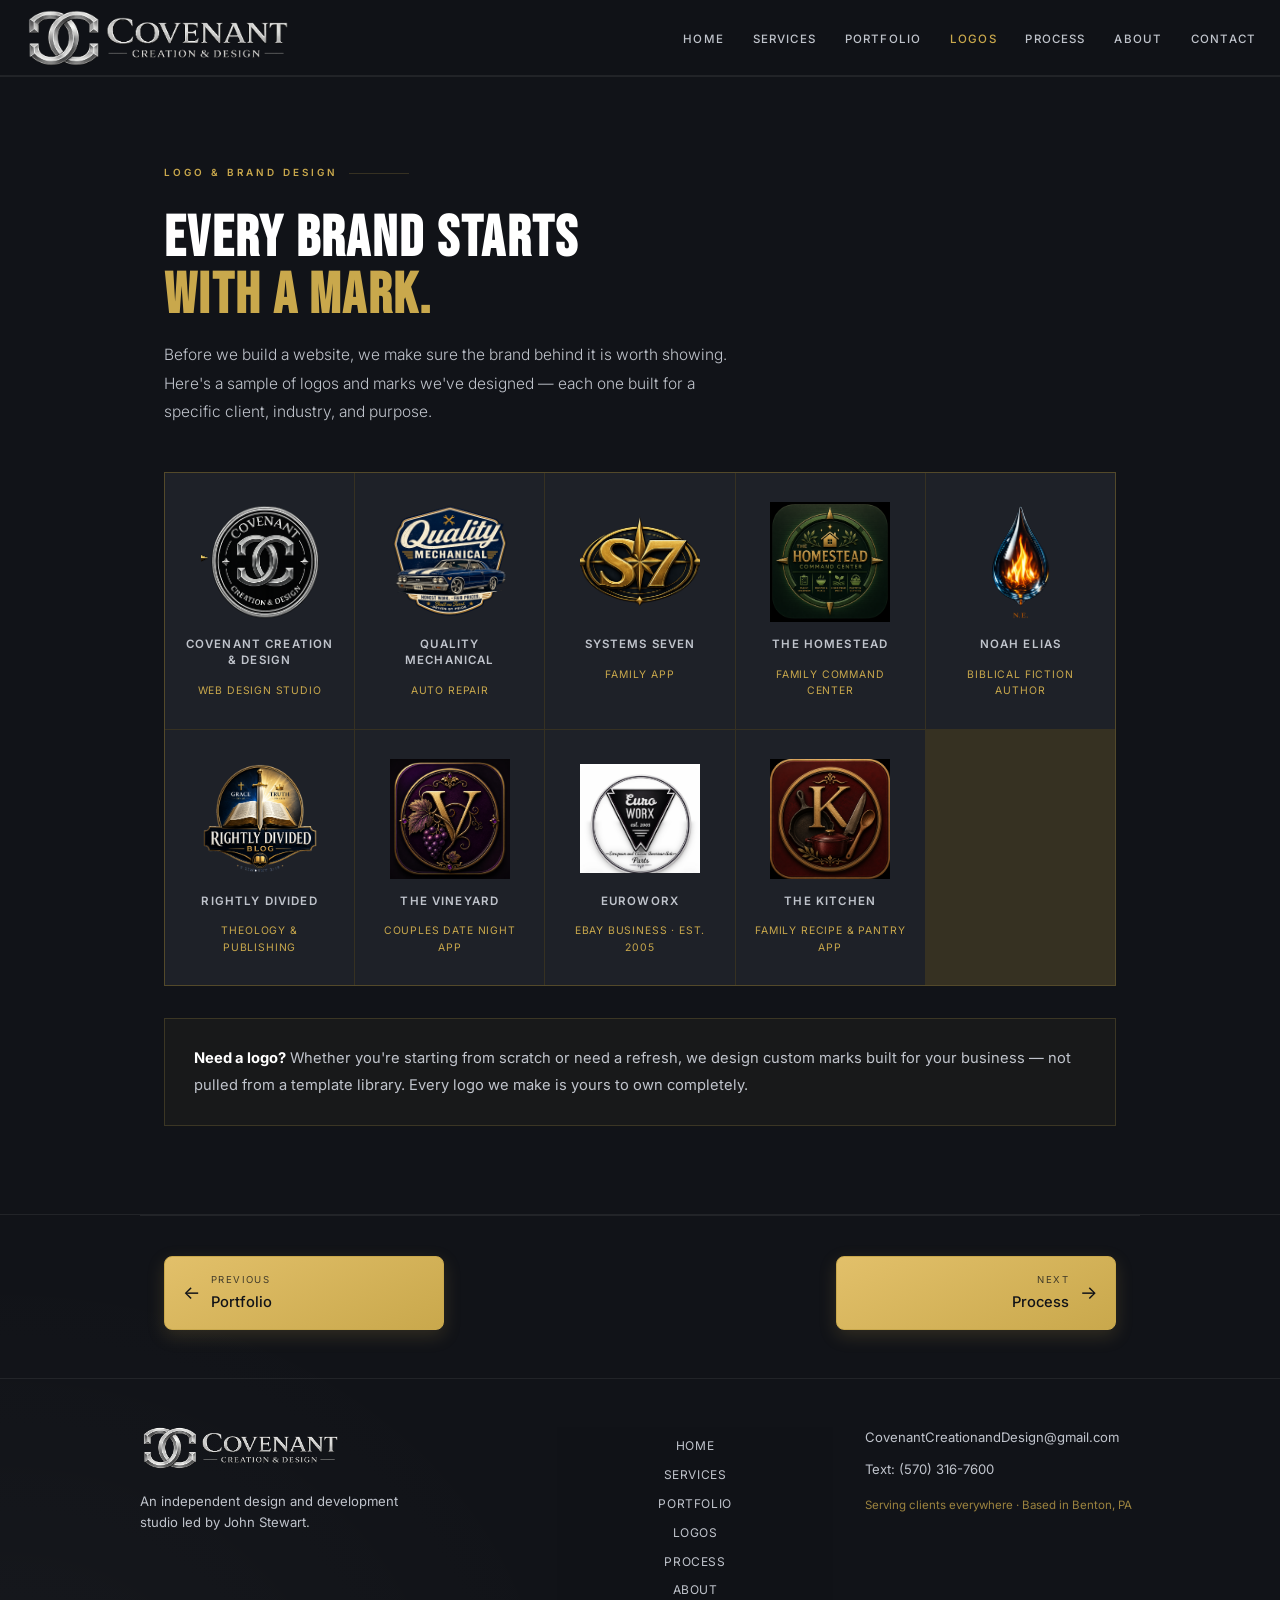
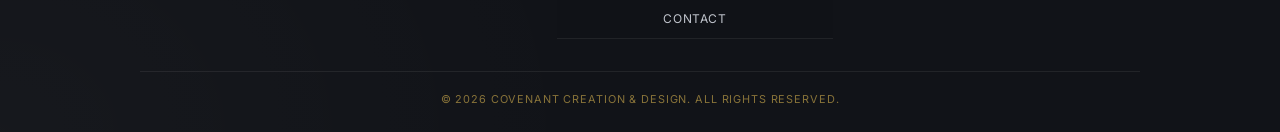
<file: logos.html>
<!DOCTYPE html>
<html lang="en">
<head>
  <meta charset="UTF-8"/>
  <meta name="google-site-verification" content="ZtlT3HVESLmGX_RuLbXEDsBUdcXkP0pv3dZzzn4SogU" />
  <meta name="viewport" content="width=device-width, initial-scale=1.0"/>
  <title>Logos & Branding — Covenant Creation & Design</title>
  <link rel="preconnect" href="https://fonts.googleapis.com">
  <link href="https://fonts.googleapis.com/css2?family=Bebas+Neue&family=Inter:wght@300;400;500;600&display=swap" rel="stylesheet">
  <link rel="canonical" href="https://covenantcreationanddesign.com/logos.html"/>
  <meta name="description" content="Custom logo and brand design for businesses, ministries, and organizations — every mark built from scratch, never pulled from a template."/>
  <meta property="og:type" content="website"/>
  <meta property="og:url" content="https://covenantcreationanddesign.com/logos.html"/>
  <meta property="og:title" content="Logos & Branding — Covenant Creation & Design"/>
  <meta property="og:description" content="Custom logo and brand design for businesses, ministries, and organizations — every mark built from scratch, never pulled from a template."/>
  <meta property="og:image" content="https://covenantcreationanddesign.com/og-banner.jpg"/>
  <meta name="twitter:card" content="summary_large_image"/>
  <meta name="twitter:title" content="Logos & Branding — Covenant Creation & Design"/>
  <meta name="twitter:description" content="Custom logo and brand design for businesses, ministries, and organizations — every mark built from scratch, never pulled from a template."/>
  <meta name="twitter:image" content="https://covenantcreationanddesign.com/og-banner.jpg"/>
  <link rel="icon" type="image/png" href="favicon.png"/>
  <link rel="apple-touch-icon" href="apple-touch-icon.png"/>
  <link rel="stylesheet" href="css/style.css">
</head>
<body>

<script>
  // Exit-intent popup (desktop only — no reliable mobile equivalent)
  (function(){
    if (sessionStorage.getItem('exitIntentShown')) return;
    let triggered = false;
    document.addEventListener('mouseleave', function(e){
      if (e.clientY <= 0 && !triggered) {
        triggered = true;
        sessionStorage.setItem('exitIntentShown', '1');
        const overlay = document.getElementById('exit-intent-overlay');
        if (overlay) overlay.style.display = 'flex';
      }
    });
  })();
  function closeExitIntent(){
    const overlay = document.getElementById('exit-intent-overlay');
    if (overlay) overlay.style.display = 'none';
  }

  // Force scroll-to-top on load, overriding any leftover #anchor from
  // the site's old single-page structure (e.g. an old bookmark to
  // #systems-seven or #contact) or the browser's own scroll restoration.
  if ('scrollRestoration' in history) { history.scrollRestoration = 'manual'; }
  window.scrollTo(0, 0);
</script>

<!-- NAV -->
<nav>
  <div class="nav-logo">
    <a href="index.html"><img src="ccd-horizontal.png" alt="Covenant Creation & Design"></a>
  </div>
  <button class="nav-toggle" id="nav-toggle" aria-expanded="false" aria-controls="site-nav-links" aria-label="Toggle menu">
    <span></span><span></span><span></span>
  </button>
  <ul class="nav-links" id="site-nav-links">
    <li><a href="index.html">Home</a></li>
    <li><a href="services.html">Services</a></li>
    <li><a href="portfolio.html">Portfolio</a></li>
    <li><a href="logos.html" aria-current="page">Logos</a></li>
    <li><a href="process.html">Process</a></li>
    <li><a href="about.html">About</a></li>
    <li><a href="contact.html">Contact</a></li>
  </ul>
</nav>
<div class="nav-scrim" id="nav-scrim"></div>

<!-- LOGO SHOWCASE -->
<section id="logos">
  <div class="section-wrap reveal">
    <div class="section-label">Logo & Brand Design</div>
    <h2>Every brand starts<br><em>with a mark.</em></h2>
    <p class="section-intro">Before we build a website, we make sure the brand behind it is worth showing. Here's a sample of logos and marks we've designed — each one built for a specific client, industry, and purpose.</p>

    <div class="logo-grid">

      <div class="logo-cell">
        <img src="ccd-badge.png" alt="Covenant Creation & Design">
        <div class="logo-cell-name">Covenant Creation & Design</div>
        <div class="logo-cell-type">Web Design Studio</div>
      </div>

      <div class="logo-cell">
        <img src="logo-quality-mechanical.png" alt="Quality Mechanical">
        <div class="logo-cell-name">Quality Mechanical</div>
        <div class="logo-cell-type">Auto Repair</div>
      </div>

      <div class="logo-cell">
        <img src="logo-systems-seven.png" alt="Systems Seven">
        <div class="logo-cell-name">Systems Seven</div>
        <div class="logo-cell-type">Family App</div>
      </div>

      <div class="logo-cell">
        <img src="logo-homestead.png" alt="The Homestead">
        <div class="logo-cell-name">The Homestead</div>
        <div class="logo-cell-type">Family Command Center</div>
      </div>

      <div class="logo-cell">
        <img src="logo-noah-elias-mark.png" alt="Noah Elias">
        <div class="logo-cell-name">Noah Elias</div>
        <div class="logo-cell-type">Biblical Fiction Author</div>
      </div>

      <div class="logo-cell">
        <img src="logo-rightly-divided.png" alt="Rightly Divided">
        <div class="logo-cell-name">Rightly Divided</div>
        <div class="logo-cell-type">Theology & Publishing</div>
      </div>

      <div class="logo-cell">
        <img src="logo-vineyard.png" alt="The Vineyard">
        <div class="logo-cell-name">The Vineyard</div>
        <div class="logo-cell-type">Couples Date Night App</div>
      </div>

      <div class="logo-cell">
        <img src="logo-euroworx.jpg" alt="EuroWorx">
        <div class="logo-cell-name">EuroWorx</div>
        <div class="logo-cell-type">eBay Business · Est. 2005</div>
      </div>

      <div class="logo-cell">
        <img src="logo-kitchen.png" alt="The Kitchen">
        <div class="logo-cell-name">The Kitchen</div>
        <div class="logo-cell-type">Family Recipe & Pantry App</div>
      </div>

    </div>

    <div style="padding:1.6rem 1.8rem;border:1px solid var(--border-gold);background:rgba(201,168,76,0.04);">
      <p style="font-size:0.92rem;color:var(--white-dim);line-height:1.85;">
        <strong style="color:var(--white);">Need a logo?</strong> Whether you're starting from scratch or need a refresh, we design custom marks built for your business — not pulled from a template library. Every logo we make is yours to own completely.
      </p>
    </div>

  </div>
</section>

<!-- PAGE PAGER -->
<div class="page-pager">
  <a href="portfolio.html" class="pager-link pager-prev">
    <span class="pager-arrow">&larr;</span>
    <span class="pager-text"><span class="pager-label">Previous</span><strong>Portfolio</strong></span>
  </a>
  <a href="process.html" class="pager-link pager-next">
    <span class="pager-text"><span class="pager-label">Next</span><strong>Process</strong></span>
    <span class="pager-arrow">&rarr;</span>
  </a>
</div>

<!-- FOOTER -->
<footer>
  <div class="footer-inner">
    <div class="footer-brand">
      <img src="ccd-horizontal.png" alt="Covenant Creation & Design" class="footer-logo">
      <p class="footer-tagline">An independent design and development studio led by John Stewart.</p>
    </div>
    <nav class="footer-nav" aria-label="Footer navigation">
      <a href="index.html">Home</a>
      <a href="services.html">Services</a>
      <a href="portfolio.html">Portfolio</a>
      <a href="logos.html">Logos</a>
      <a href="process.html">Process</a>
      <a href="about.html">About</a>
      <a href="contact.html">Contact</a>
    </nav>
    <div class="footer-contact">
      <a href="mailto:CovenantCreationandDesign@gmail.com">CovenantCreationandDesign@gmail.com</a>
      <a href="sms:+15703167600">Text: (570) 316-7600</a>
      <span class="footer-area">Serving clients everywhere &middot; Based in Benton, PA</span>
    </div>
  </div>
  <div class="footer-bottom">&copy; 2026 Covenant Creation &amp; Design. All rights reserved.</div>
</footer>

<!-- EXIT INTENT -->
<div id="exit-intent-overlay" style="display:none;position:fixed;inset:0;background:rgba(0,0,0,0.78);z-index:9999;align-items:center;justify-content:center;padding:20px;">
  <div style="max-width:420px;width:100%;background:var(--black);border:1px solid var(--border-gold);border-radius:4px;padding:2.4rem 2rem;text-align:center;position:relative;">
    <button onclick="closeExitIntent()" aria-label="Close" style="position:absolute;top:10px;right:14px;background:none;border:none;color:var(--white-dim);font-size:1.6rem;cursor:pointer;line-height:1;">&times;</button>
    <div style="font-family:'Bebas Neue',sans-serif;font-size:1.9rem;color:var(--white);margin-bottom:0.9rem;letter-spacing:0.02em;">WAIT &mdash; BEFORE YOU GO</div>
    <p style="font-size:0.95rem;color:var(--white-dim);line-height:1.75;margin-bottom:1.6rem;">
      Request a free quote, or just tell us about your idea. <strong style="color:var(--white);">We won't spam your inbox</strong> like other companies do &mdash; one honest conversation, no pressure.
    </p>
    <a href="contact.html" class="btn-primary" style="width:100%;justify-content:center;margin-bottom:0.9rem;" onclick="closeExitIntent()">Get a Free Quote</a>
    <button onclick="closeExitIntent()" style="background:none;border:none;color:var(--white-dim);font-size:0.78rem;text-decoration:underline;cursor:pointer;letter-spacing:0.03em;">No thanks, continue browsing</button>
  </div>
</div>


<script>
  // Mobile nav toggle
  const navToggle = document.getElementById('nav-toggle');
  const navLinks = document.getElementById('site-nav-links');
  const navScrim = document.getElementById('nav-scrim');
  function closeNav() {
    navToggle.setAttribute('aria-expanded', 'false');
    navLinks.classList.remove('open');
    navScrim.classList.remove('open');
    document.body.classList.remove('nav-open');
  }
  function openNav() {
    navToggle.setAttribute('aria-expanded', 'true');
    navLinks.classList.add('open');
    navScrim.classList.add('open');
    document.body.classList.add('nav-open');
  }
  if (navToggle) {
    navToggle.addEventListener('click', () => {
      const isOpen = navToggle.getAttribute('aria-expanded') === 'true';
      isOpen ? closeNav() : openNav();
    });
    navScrim.addEventListener('click', closeNav);
    navLinks.querySelectorAll('a').forEach(a => a.addEventListener('click', closeNav));
    document.addEventListener('keydown', (e) => { if (e.key === 'Escape') closeNav(); });
  }

  const reveals = document.querySelectorAll('.reveal');
  const observer = new IntersectionObserver((entries) => {
    entries.forEach(e => {
      if (e.isIntersecting) {
        e.target.classList.add('visible');
        observer.unobserve(e.target);
      }
    });
  }, { threshold: 0.06 });
  reveals.forEach(el => observer.observe(el));
</script>

</body>
</html>
</file>
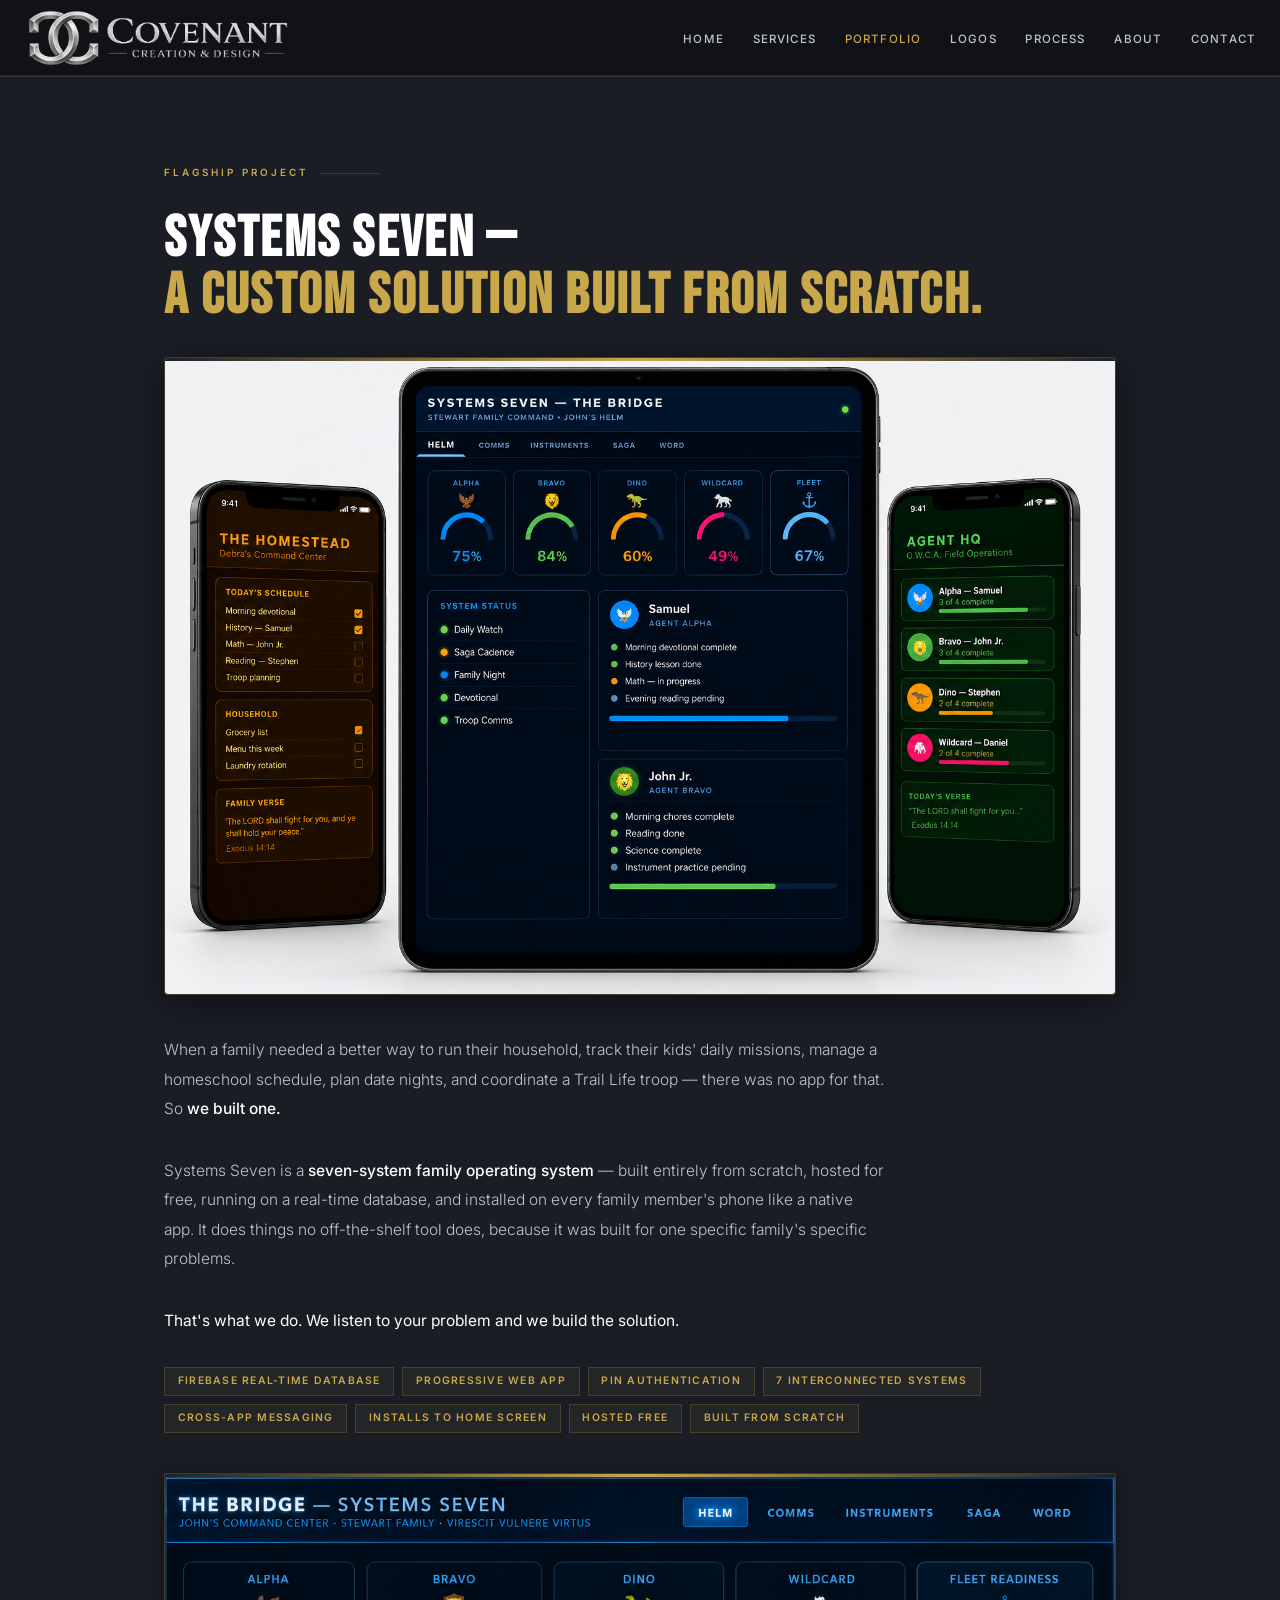
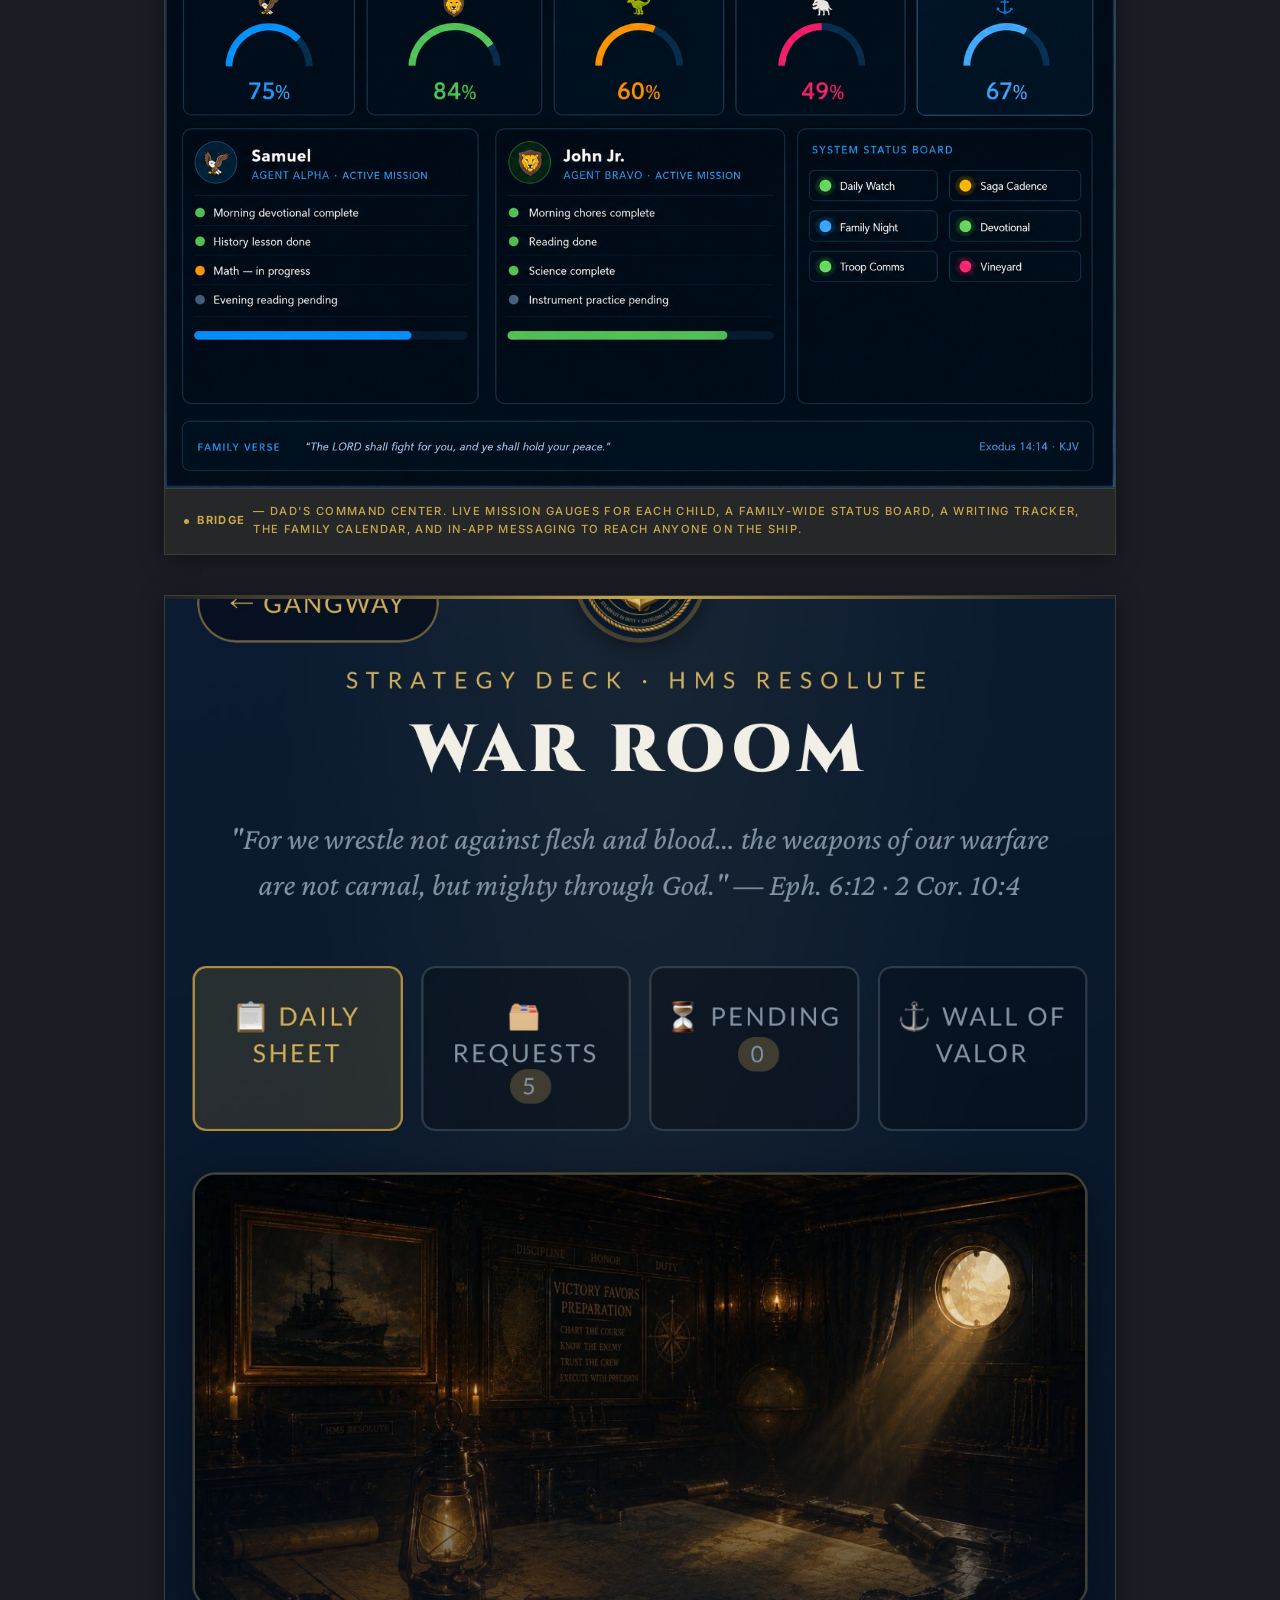
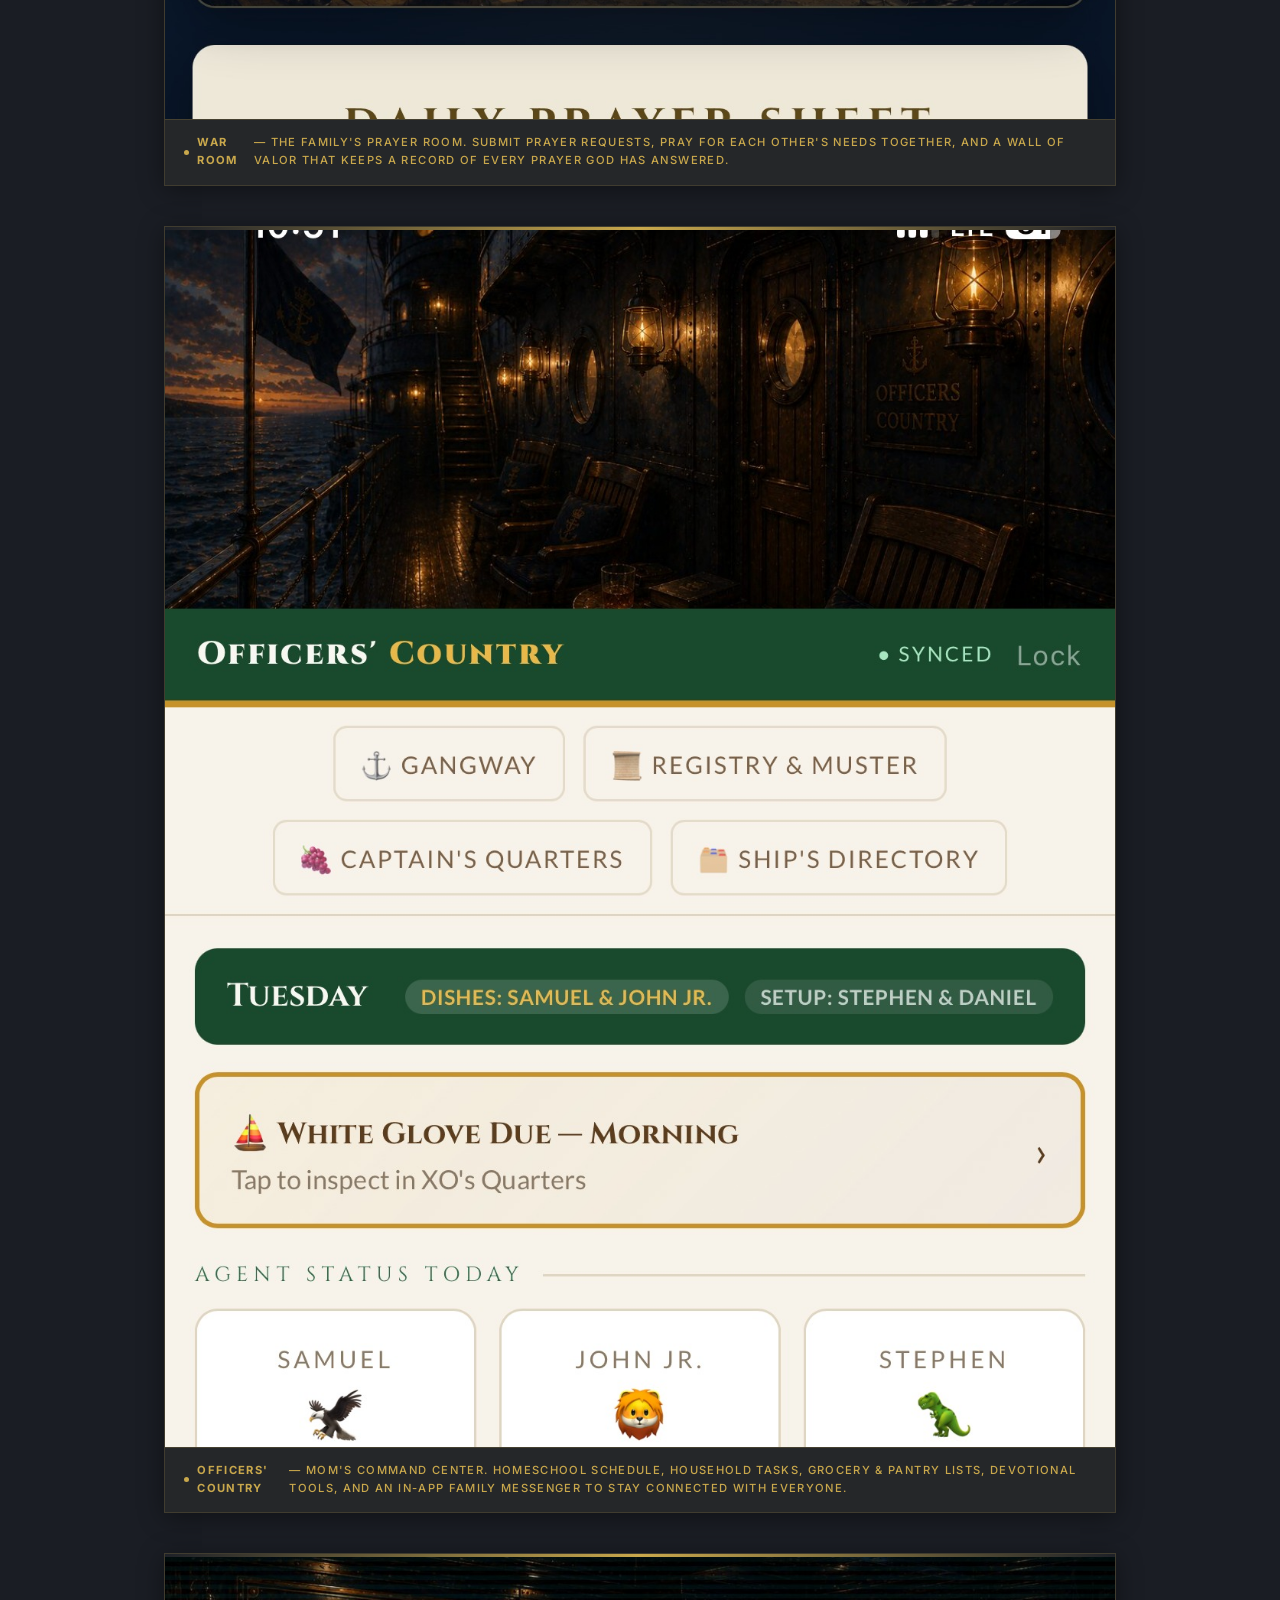
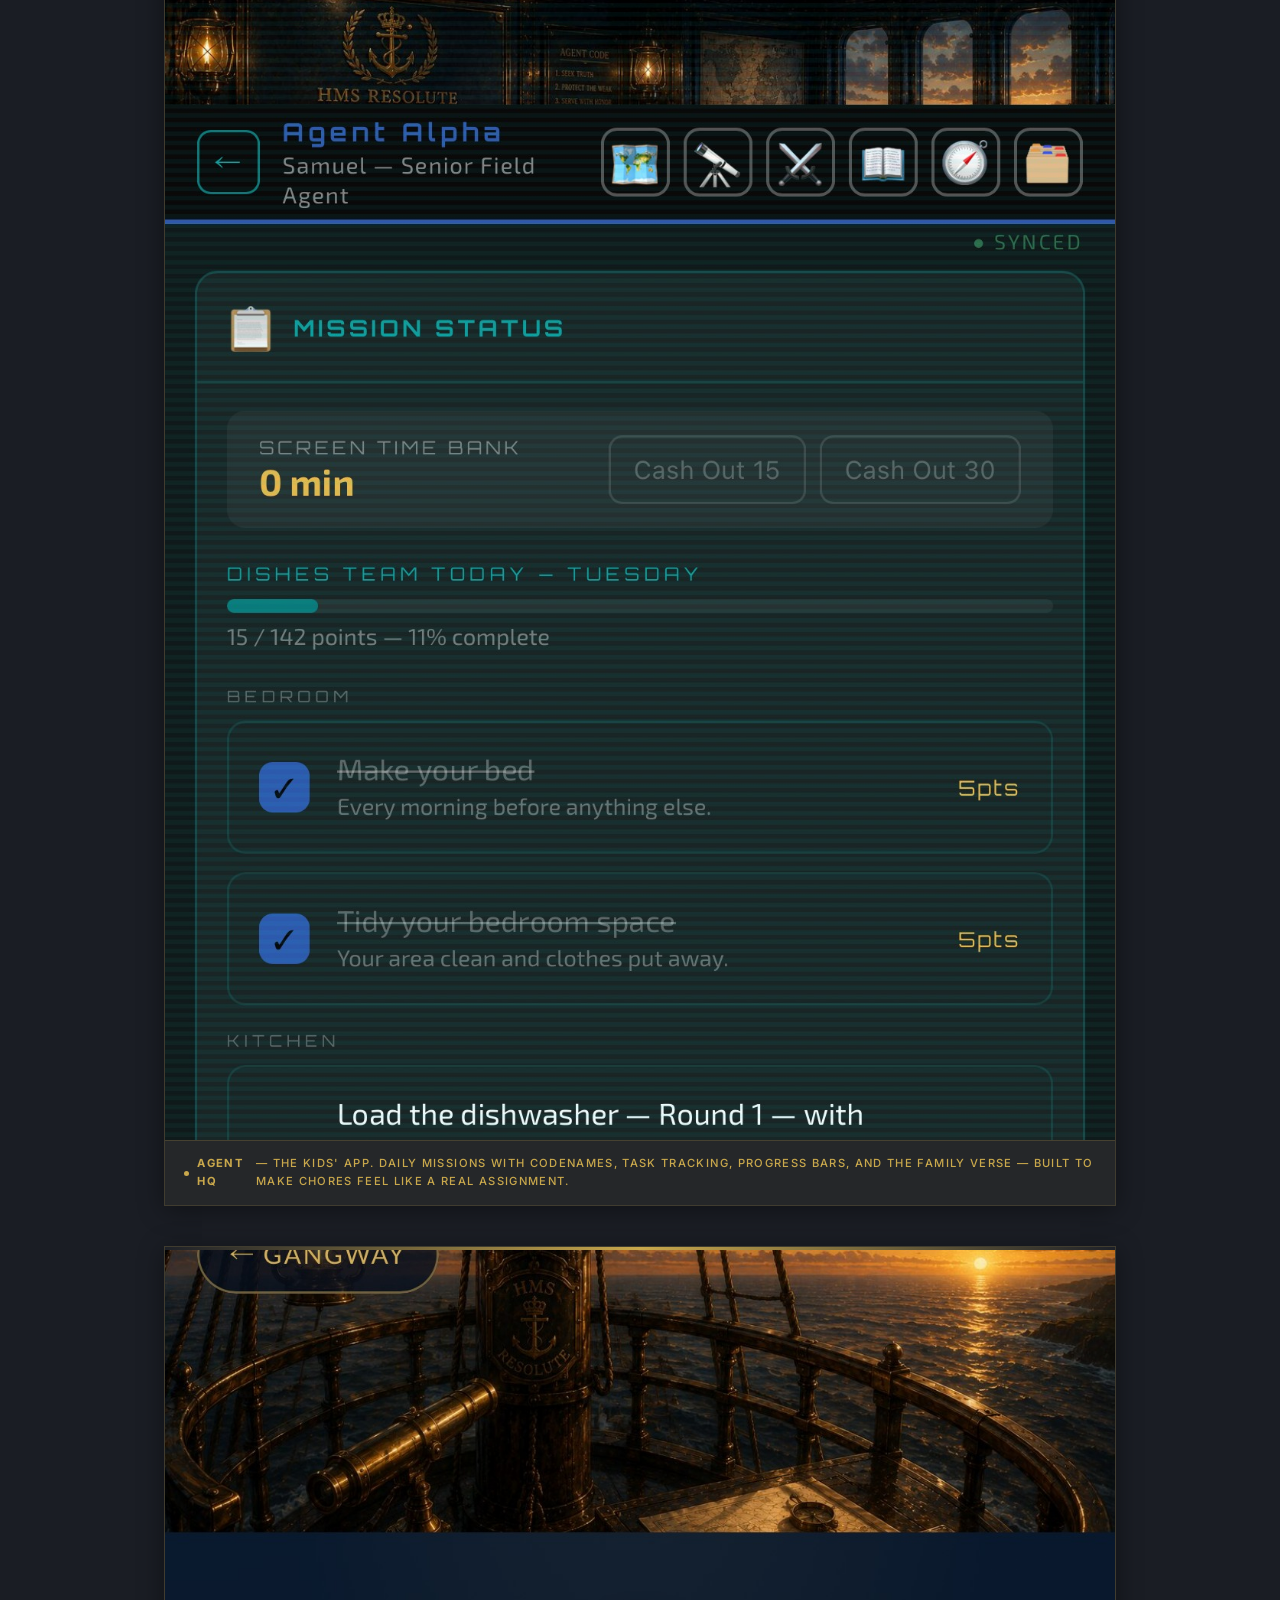
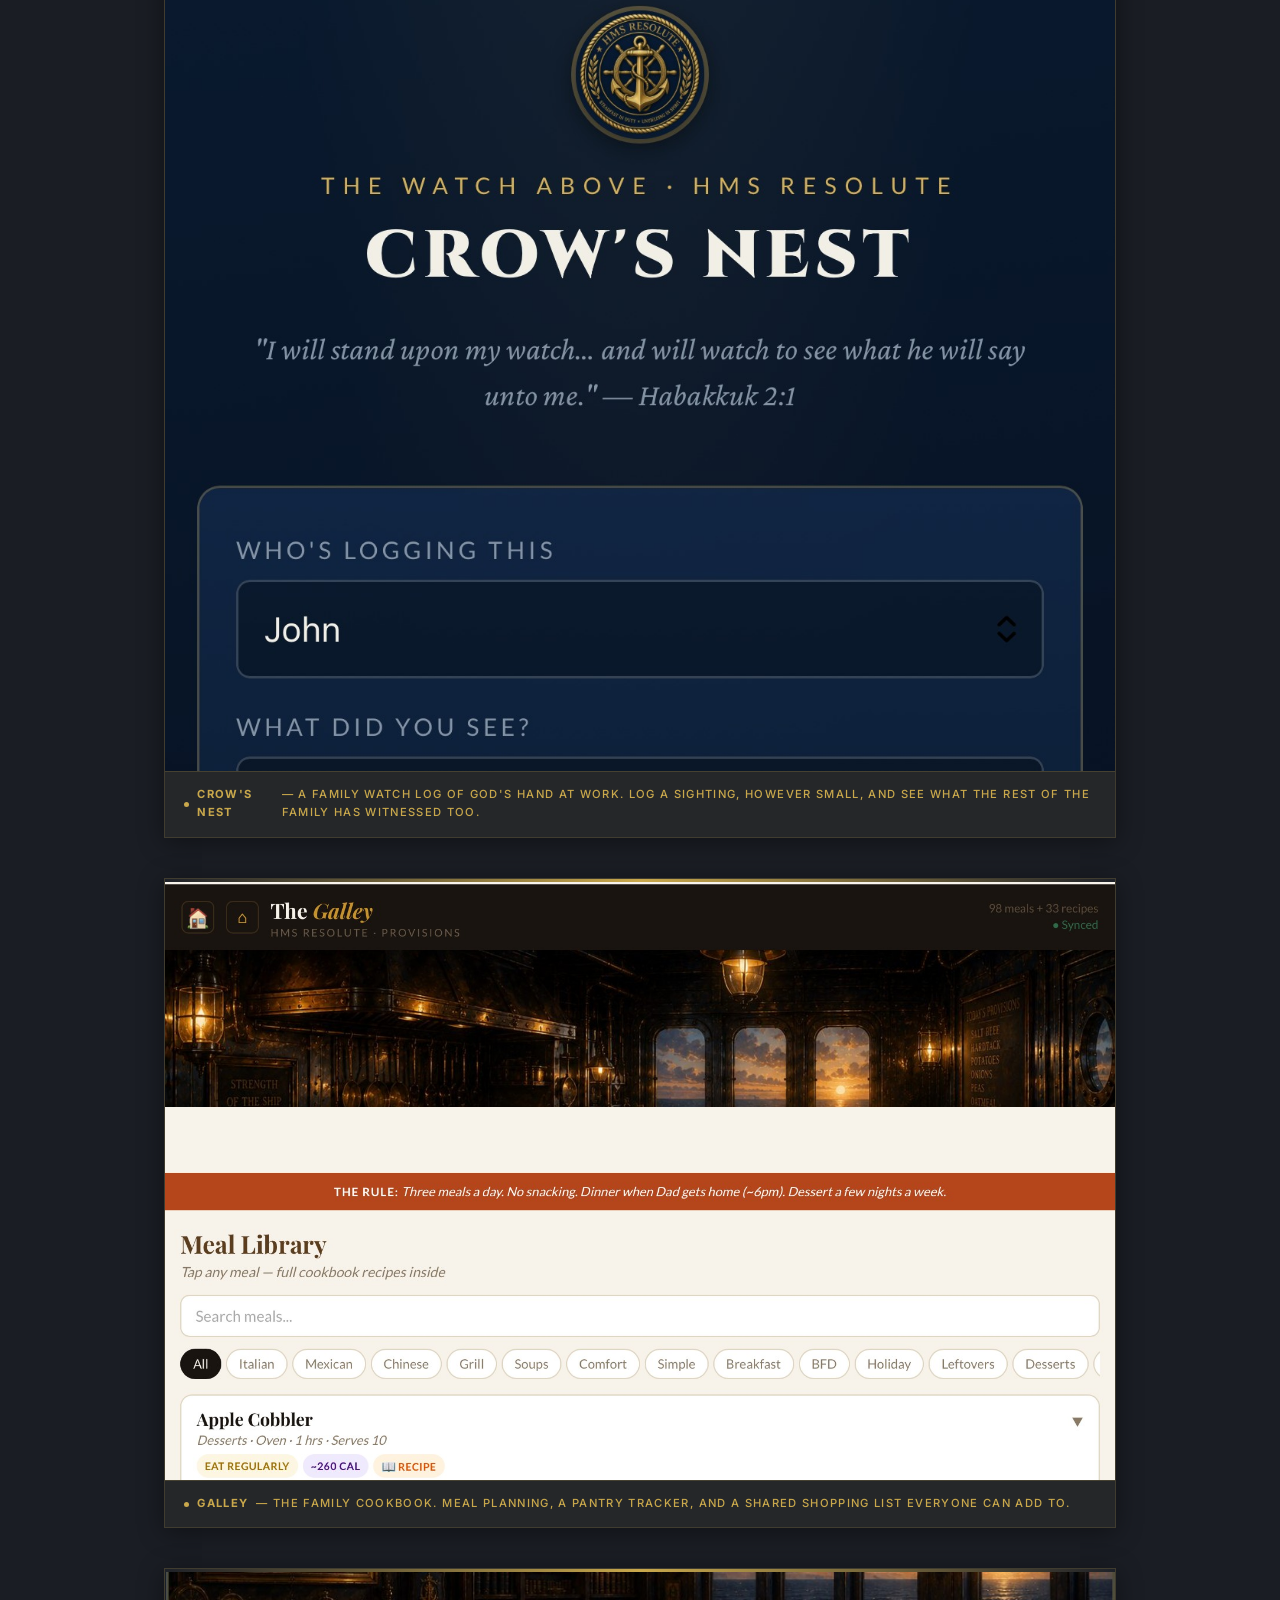
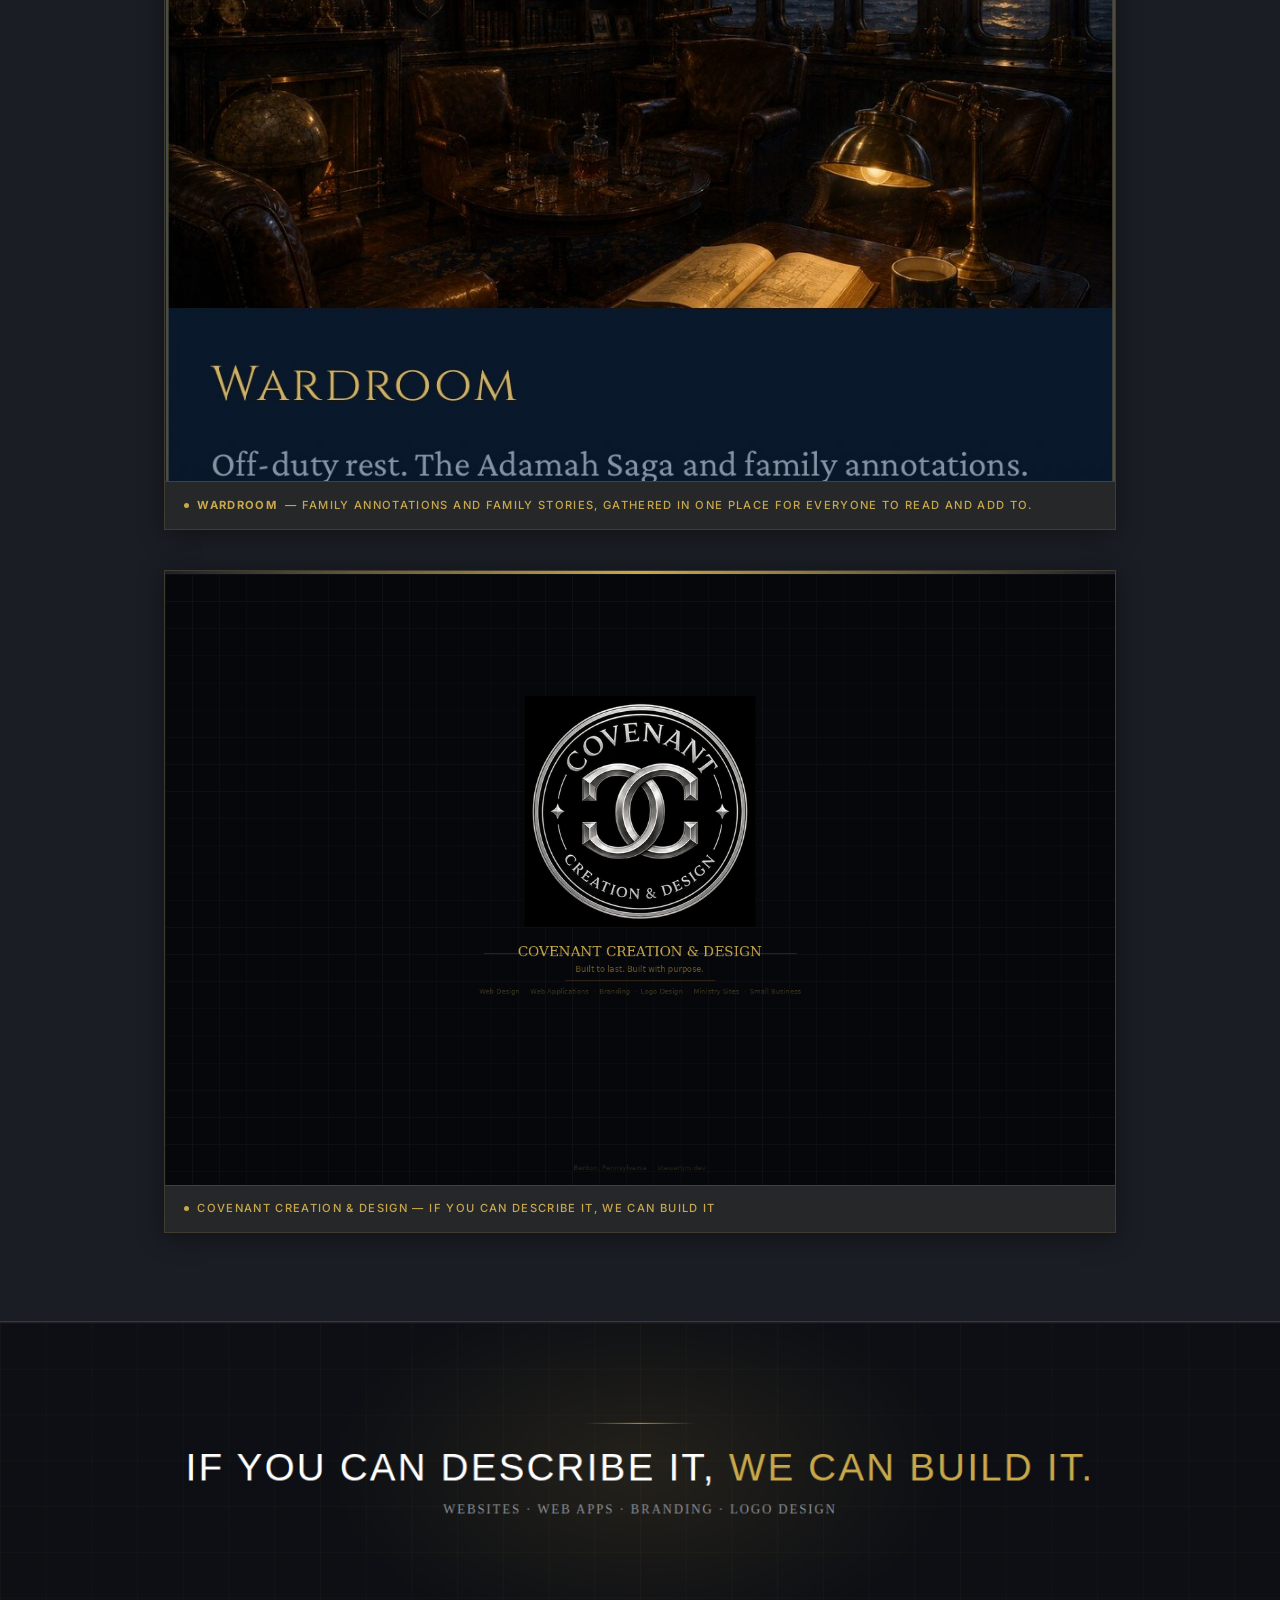
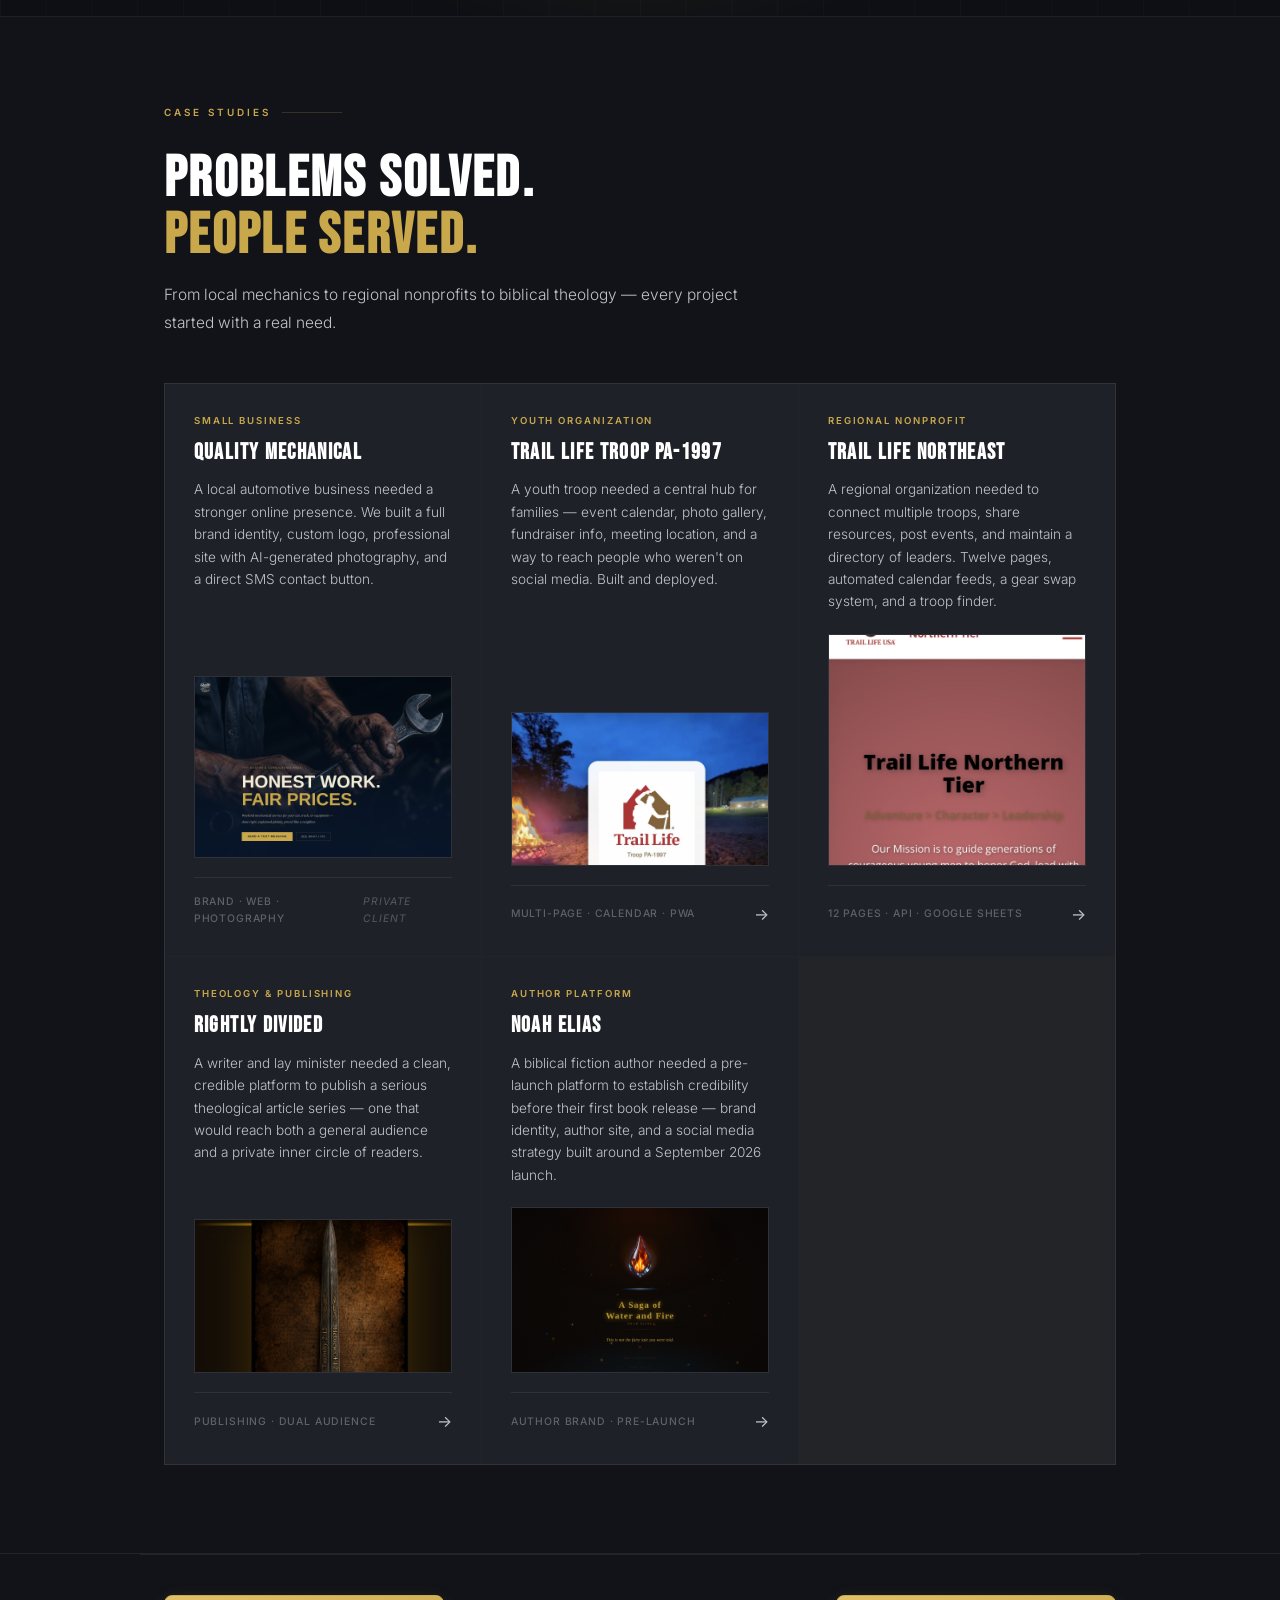
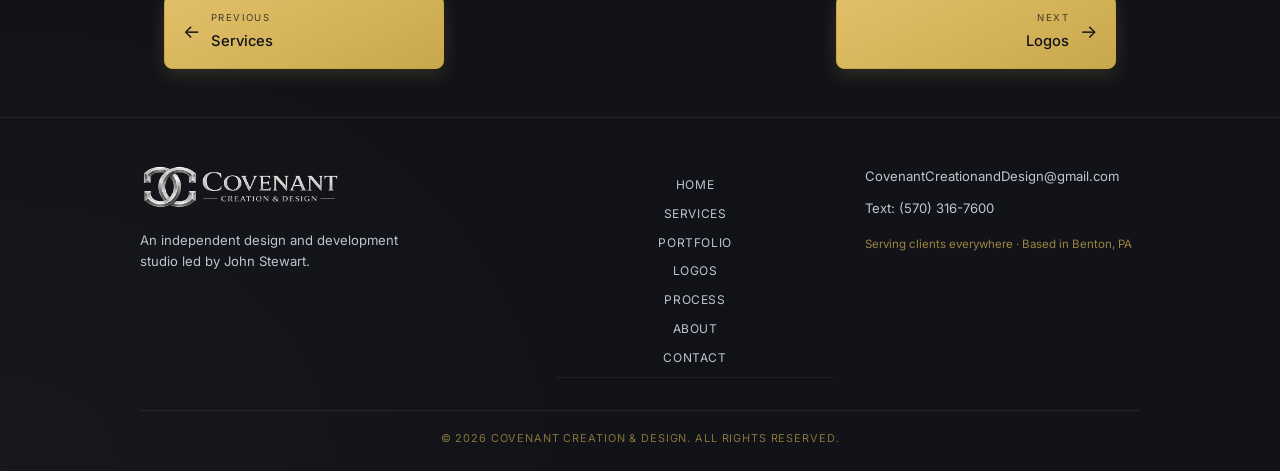
<file: portfolio.html>
<!DOCTYPE html>
<html lang="en">
<head>
  <meta charset="UTF-8"/>
  <meta name="google-site-verification" content="ZtlT3HVESLmGX_RuLbXEDsBUdcXkP0pv3dZzzn4SogU" />
  <meta name="viewport" content="width=device-width, initial-scale=1.0"/>
  <title>Portfolio — Covenant Creation & Design</title>
  <link rel="preconnect" href="https://fonts.googleapis.com">
  <link href="https://fonts.googleapis.com/css2?family=Bebas+Neue&family=Inter:wght@300;400;500;600&display=swap" rel="stylesheet">
  <link rel="canonical" href="https://covenantcreationanddesign.com/portfolio.html"/>
  <meta name="description" content="Real projects for real clients — from an automotive shop's brand and website to Systems Seven, a custom family management platform built entirely from scratch."/>
  <meta property="og:type" content="website"/>
  <meta property="og:url" content="https://covenantcreationanddesign.com/portfolio.html"/>
  <meta property="og:title" content="Portfolio — Covenant Creation & Design"/>
  <meta property="og:description" content="Real projects for real clients — from an automotive shop's brand and website to Systems Seven, a custom family management platform built entirely from scratch."/>
  <meta property="og:image" content="https://covenantcreationanddesign.com/og-banner.jpg"/>
  <meta name="twitter:card" content="summary_large_image"/>
  <meta name="twitter:title" content="Portfolio — Covenant Creation & Design"/>
  <meta name="twitter:description" content="Real projects for real clients — from an automotive shop's brand and website to Systems Seven, a custom family management platform built entirely from scratch."/>
  <meta name="twitter:image" content="https://covenantcreationanddesign.com/og-banner.jpg"/>
  <link rel="icon" type="image/png" href="favicon.png"/>
  <link rel="apple-touch-icon" href="apple-touch-icon.png"/>
  <link rel="stylesheet" href="css/style.css">
</head>
<body>

<script>
  // Exit-intent popup (desktop only — no reliable mobile equivalent)
  (function(){
    if (sessionStorage.getItem('exitIntentShown')) return;
    let triggered = false;
    document.addEventListener('mouseleave', function(e){
      if (e.clientY <= 0 && !triggered) {
        triggered = true;
        sessionStorage.setItem('exitIntentShown', '1');
        const overlay = document.getElementById('exit-intent-overlay');
        if (overlay) overlay.style.display = 'flex';
      }
    });
  })();
  function closeExitIntent(){
    const overlay = document.getElementById('exit-intent-overlay');
    if (overlay) overlay.style.display = 'none';
  }

  // Force scroll-to-top on load, overriding any leftover #anchor from
  // the site's old single-page structure (e.g. an old bookmark to
  // #systems-seven or #contact) or the browser's own scroll restoration.
  if ('scrollRestoration' in history) { history.scrollRestoration = 'manual'; }
  window.scrollTo(0, 0);
</script>

<!-- NAV -->
<nav>
  <div class="nav-logo">
    <a href="index.html"><img src="ccd-horizontal.png" alt="Covenant Creation & Design"></a>
  </div>
  <button class="nav-toggle" id="nav-toggle" aria-expanded="false" aria-controls="site-nav-links" aria-label="Toggle menu">
    <span></span><span></span><span></span>
  </button>
  <ul class="nav-links" id="site-nav-links">
    <li><a href="index.html" >Home</a></li>
    <li><a href="services.html" >Services</a></li>
    <li><a href="portfolio.html" aria-current="page">Portfolio</a></li>
    <li><a href="logos.html" >Logos</a></li>
    <li><a href="process.html" >Process</a></li>
    <li><a href="about.html" >About</a></li>
    <li><a href="contact.html" >Contact</a></li>
  </ul>
</nav>
<div class="nav-scrim" id="nav-scrim"></div>

<!-- SYSTEMS SEVEN SHOWCASE -->
<section id="systems-seven">
  <div class="section-wrap reveal">
    <div class="section-label">Flagship Project</div>
    <h2>Systems Seven —<br><em>A custom solution built from scratch.</em></h2>

    <div class="ss-hero-shot">
      <img src="ss-ecosystem.png" alt="Systems Seven — full ecosystem overview">
    </div>

    <p class="ss-description">
      When a family needed a better way to run their household, track their kids' daily missions, manage a homeschool schedule, plan date nights, and coordinate a Trail Life troop — there was no app for that. So <strong>we built one.</strong>
    </p>

    <p class="ss-description">
      Systems Seven is a <strong>seven-system family operating system</strong> — built entirely from scratch, hosted for free, running on a real-time database, and installed on every family member's phone like a native app. It does things no off-the-shelf tool does, because it was built for one specific family's specific problems.
    </p>

    <p class="ss-description" style="color:var(--white);font-weight:400;">
      That's what we do. We listen to your problem and we build the solution.
    </p>

    <div class="ss-tech-row">
      <span class="ss-tech-badge">Firebase Real-Time Database</span>
      <span class="ss-tech-badge">Progressive Web App</span>
      <span class="ss-tech-badge">PIN Authentication</span>
      <span class="ss-tech-badge">7 Interconnected Systems</span>
      <span class="ss-tech-badge">Cross-App Messaging</span>
      <span class="ss-tech-badge">Installs to Home Screen</span>
      <span class="ss-tech-badge">Hosted Free</span>
      <span class="ss-tech-badge">Built From Scratch</span>
    </div>

    <div class="ss-previews">

      <div class="ss-preview-card">
        <div class="img-mat"><img src="ss-bridge.png" alt="Bridge — Systems Seven Command Center"></div>
        <div class="ss-preview-label"><strong>Bridge</strong> — Dad's command center. Live mission gauges for each child, a family-wide status board, a writing tracker, the family calendar, and in-app messaging to reach anyone on the ship.</div>
      </div>

      <div class="ss-preview-card">
        <div class="img-mat"><img src="ss-warroom.jpg" alt="War Room — Family Prayer Requests"></div>
        <div class="ss-preview-label"><strong>War Room</strong> — The family's prayer room. Submit prayer requests, pray for each other's needs together, and a Wall of Valor that keeps a record of every prayer God has answered.</div>
      </div>

      <div class="ss-preview-card">
        <div class="img-mat"><img src="ss-officers.jpg" alt="Officers' Country — Mom's Command Center"></div>
        <div class="ss-preview-label"><strong>Officers' Country</strong> — Mom's command center. Homeschool schedule, household tasks, grocery & pantry lists, devotional tools, and an in-app family messenger to stay connected with everyone.</div>
      </div>

      <div class="ss-preview-card">
        <div class="img-mat"><img src="ss-agenthq.jpg" alt="Agent HQ — Kids Daily Missions"></div>
        <div class="ss-preview-label"><strong>Agent HQ</strong> — The kids' app. Daily missions with codenames, task tracking, progress bars, and the family verse — built to make chores feel like a real assignment.</div>
      </div>

      <div class="ss-preview-card">
        <div class="img-mat"><img src="ss-crowsnest.jpg" alt="Crow's Nest — Family Watch Log"></div>
        <div class="ss-preview-label"><strong>Crow's Nest</strong> — A family watch log of God's hand at work. Log a sighting, however small, and see what the rest of the family has witnessed too.</div>
      </div>

      <div class="ss-preview-card">
        <div class="img-mat"><img src="ss-kitchen.png" alt="Galley — Family Recipes and Pantry"></div>
        <div class="ss-preview-label"><strong>Galley</strong> — The family cookbook. Meal planning, a pantry tracker, and a shared shopping list everyone can add to.</div>
      </div>

      <div class="ss-preview-card">
        <div class="img-mat"><img src="ss-wardroom.jpg" alt="Wardroom — Family Stories and Annotations"></div>
        <div class="ss-preview-label"><strong>Wardroom</strong> — Family annotations and family stories, gathered in one place for everyone to read and add to.</div>
      </div>

      <div class="ss-preview-card">
        <img src="ccd-brand-closer.png" alt="Covenant Creation & Design" class="ss-brand-img">
        <div class="ss-preview-label">Covenant Creation & Design — If you can describe it, we can build it</div>
      </div>

    </div>
  </div>
</section>

<!-- DIVIDER BANNER 2 -->
<div style="background:#0D0F14;border-top:1px solid var(--border);border-bottom:1px solid var(--border);">
  <img src="divider-banner-2.png" alt="If you can describe it, we can build it." style="width:100%;display:block;">
</div>

<!-- OTHER PROJECTS -->
<section id="work">
  <div class="section-wrap reveal">
    <div class="section-label">Case Studies</div>
    <h2>Problems solved.<br><em>People served.</em></h2>
    <p class="section-intro">From local mechanics to regional nonprofits to biblical theology — every project started with a real need.</p>

    <div class="projects-grid">

      <div class="project-card" style="cursor:default;">
        <span class="project-tag">Small Business</span>
        <h3>Quality Mechanical</h3>
        <p>A local automotive business needed a stronger online presence. We built a full brand identity, custom logo, professional site with AI-generated photography, and a direct SMS contact button.</p>
        <div style="margin-top:0.5rem;border:1px solid var(--border);overflow:hidden;">
          <img src="qm-screenshot.png" alt="Quality Mechanical website preview" style="width:100%;display:block;">
        </div>
        <div class="project-footer">
          <span class="project-stack">Brand · Web · Photography</span>
          <span style="font-size:0.65rem;letter-spacing:0.08em;text-transform:uppercase;color:rgba(192,196,204,0.35);font-style:italic;">Private client</span>
        </div>
      </div>

      <a href="https://stewartjm-dev.github.io/traillife-pa1997/" target="_blank" rel="noopener" class="project-card">
        <span class="project-tag">Youth Organization</span>
        <h3>Trail Life Troop PA-1997</h3>
        <p>A youth troop needed a central hub for families — event calendar, photo gallery, fundraiser info, meeting location, and a way to reach people who weren't on social media. Built and deployed.</p>
        <div style="margin-top:0.5rem;border:1px solid var(--border);overflow:hidden;">
          <img src="troop-hero.jpg" alt="Trail Life Troop PA-1997 website preview" style="width:100%;display:block;">
        </div>
        <div class="project-footer">
          <span class="project-stack">Multi-Page · Calendar · PWA</span>
          <span class="project-arrow">→</span>
        </div>
      </a>

      <a href="https://stewartjm-dev.github.io/Trail-Life-Northern-Tier/" target="_blank" rel="noopener" class="project-card">
        <span class="project-tag">Regional Nonprofit</span>
        <h3>Trail Life Northeast</h3>
        <p>A regional organization needed to connect multiple troops, share resources, post events, and maintain a directory of leaders. Twelve pages, automated calendar feeds, a gear swap system, and a troop finder.</p>
        <div style="margin-top:0.5rem;border:1px solid var(--border);overflow:hidden;">
          <img src="northtier-hero.jpg" alt="Trail Life Northern Tier website preview" style="width:100%;display:block;">
        </div>
        <div class="project-footer">
          <span class="project-stack">12 Pages · API · Google Sheets</span>
          <span class="project-arrow">→</span>
        </div>
      </a>

      <a href="https://stewartjm-dev.github.io/rightly-divided/" target="_blank" rel="noopener" class="project-card">
        <span class="project-tag">Theology & Publishing</span>
        <h3>Rightly Divided</h3>
        <p>A writer and lay minister needed a clean, credible platform to publish a serious theological article series — one that would reach both a general audience and a private inner circle of readers.</p>
        <div style="margin-top:0.5rem;border:1px solid var(--border);overflow:hidden;">
          <img src="rightlydivided-hero.jpg" alt="Rightly Divided website preview" style="width:100%;display:block;">
        </div>
        <div class="project-footer">
          <span class="project-stack">Publishing · Dual Audience</span>
          <span class="project-arrow">→</span>
        </div>
      </a>

      <a href="https://noahelias.org" target="_blank" rel="noopener" class="project-card">
        <span class="project-tag">Author Platform</span>
        <h3>Noah Elias</h3>
        <p>A biblical fiction author needed a pre-launch platform to establish credibility before their first book release — brand identity, author site, and a social media strategy built around a September 2026 launch.</p>
        <div style="margin-top:0.5rem;border:1px solid var(--border);overflow:hidden;">
          <img src="noahelias-screenshot.png" alt="Noah Elias website preview" style="width:100%;display:block;">
        </div>
        <div class="project-footer">
          <span class="project-stack">Author Brand · Pre-Launch</span>
          <span class="project-arrow">→</span>
        </div>
      </a>

    </div>
  </div>
</section>

<!-- PAGE PAGER -->
<div class="page-pager">
  <a href="services.html" class="pager-link pager-prev">
    <span class="pager-arrow">&larr;</span>
    <span class="pager-text"><span class="pager-label">Previous</span><strong>Services</strong></span>
  </a>
  <a href="logos.html" class="pager-link pager-next">
    <span class="pager-text"><span class="pager-label">Next</span><strong>Logos</strong></span>
    <span class="pager-arrow">&rarr;</span>
  </a>
</div>

<!-- FOOTER -->
<footer>
  <div class="footer-inner">
    <div class="footer-brand">
      <img src="ccd-horizontal.png" alt="Covenant Creation & Design" class="footer-logo">
      <p class="footer-tagline">An independent design and development studio led by John Stewart.</p>
    </div>
    <nav class="footer-nav" aria-label="Footer navigation">
      <a href="index.html">Home</a>
      <a href="services.html">Services</a>
      <a href="portfolio.html">Portfolio</a>
      <a href="logos.html">Logos</a>
      <a href="process.html">Process</a>
      <a href="about.html">About</a>
      <a href="contact.html">Contact</a>
    </nav>
    <div class="footer-contact">
      <a href="mailto:CovenantCreationandDesign@gmail.com">CovenantCreationandDesign@gmail.com</a>
      <a href="sms:+15703167600">Text: (570) 316-7600</a>
      <span class="footer-area">Serving clients everywhere &middot; Based in Benton, PA</span>
    </div>
  </div>
  <div class="footer-bottom">&copy; 2026 Covenant Creation &amp; Design. All rights reserved.</div>
</footer>

<!-- EXIT INTENT -->
<div id="exit-intent-overlay" style="display:none;position:fixed;inset:0;background:rgba(0,0,0,0.78);z-index:9999;align-items:center;justify-content:center;padding:20px;">
  <div style="max-width:420px;width:100%;background:var(--black);border:1px solid var(--border-gold);border-radius:4px;padding:2.4rem 2rem;text-align:center;position:relative;">
    <button onclick="closeExitIntent()" aria-label="Close" style="position:absolute;top:10px;right:14px;background:none;border:none;color:var(--white-dim);font-size:1.6rem;cursor:pointer;line-height:1;">&times;</button>
    <div style="font-family:'Bebas Neue',sans-serif;font-size:1.9rem;color:var(--white);margin-bottom:0.9rem;letter-spacing:0.02em;">WAIT &mdash; BEFORE YOU GO</div>
    <p style="font-size:0.95rem;color:var(--white-dim);line-height:1.75;margin-bottom:1.6rem;">
      Request a free quote, or just tell us about your idea. <strong style="color:var(--white);">We won't spam your inbox</strong> like other companies do &mdash; one honest conversation, no pressure.
    </p>
    <a href="contact.html" class="btn-primary" style="width:100%;justify-content:center;margin-bottom:0.9rem;" onclick="closeExitIntent()">Get a Free Quote</a>
    <button onclick="closeExitIntent()" style="background:none;border:none;color:var(--white-dim);font-size:0.78rem;text-decoration:underline;cursor:pointer;letter-spacing:0.03em;">No thanks, continue browsing</button>
  </div>
</div>


<script>
  // Mobile nav toggle
  const navToggle = document.getElementById('nav-toggle');
  const navLinks = document.getElementById('site-nav-links');
  const navScrim = document.getElementById('nav-scrim');
  function closeNav() {
    navToggle.setAttribute('aria-expanded', 'false');
    navLinks.classList.remove('open');
    navScrim.classList.remove('open');
    document.body.classList.remove('nav-open');
  }
  function openNav() {
    navToggle.setAttribute('aria-expanded', 'true');
    navLinks.classList.add('open');
    navScrim.classList.add('open');
    document.body.classList.add('nav-open');
  }
  if (navToggle) {
    navToggle.addEventListener('click', () => {
      const isOpen = navToggle.getAttribute('aria-expanded') === 'true';
      isOpen ? closeNav() : openNav();
    });
    navScrim.addEventListener('click', closeNav);
    navLinks.querySelectorAll('a').forEach(a => a.addEventListener('click', closeNav));
    document.addEventListener('keydown', (e) => { if (e.key === 'Escape') closeNav(); });
  }

  const reveals = document.querySelectorAll('.reveal');
  const observer = new IntersectionObserver((entries) => {
    entries.forEach(e => {
      if (e.isIntersecting) {
        e.target.classList.add('visible');
        observer.unobserve(e.target);
      }
    });
  }, { threshold: 0.06 });
  reveals.forEach(el => observer.observe(el));
</script>

</body>
</html>
</file>
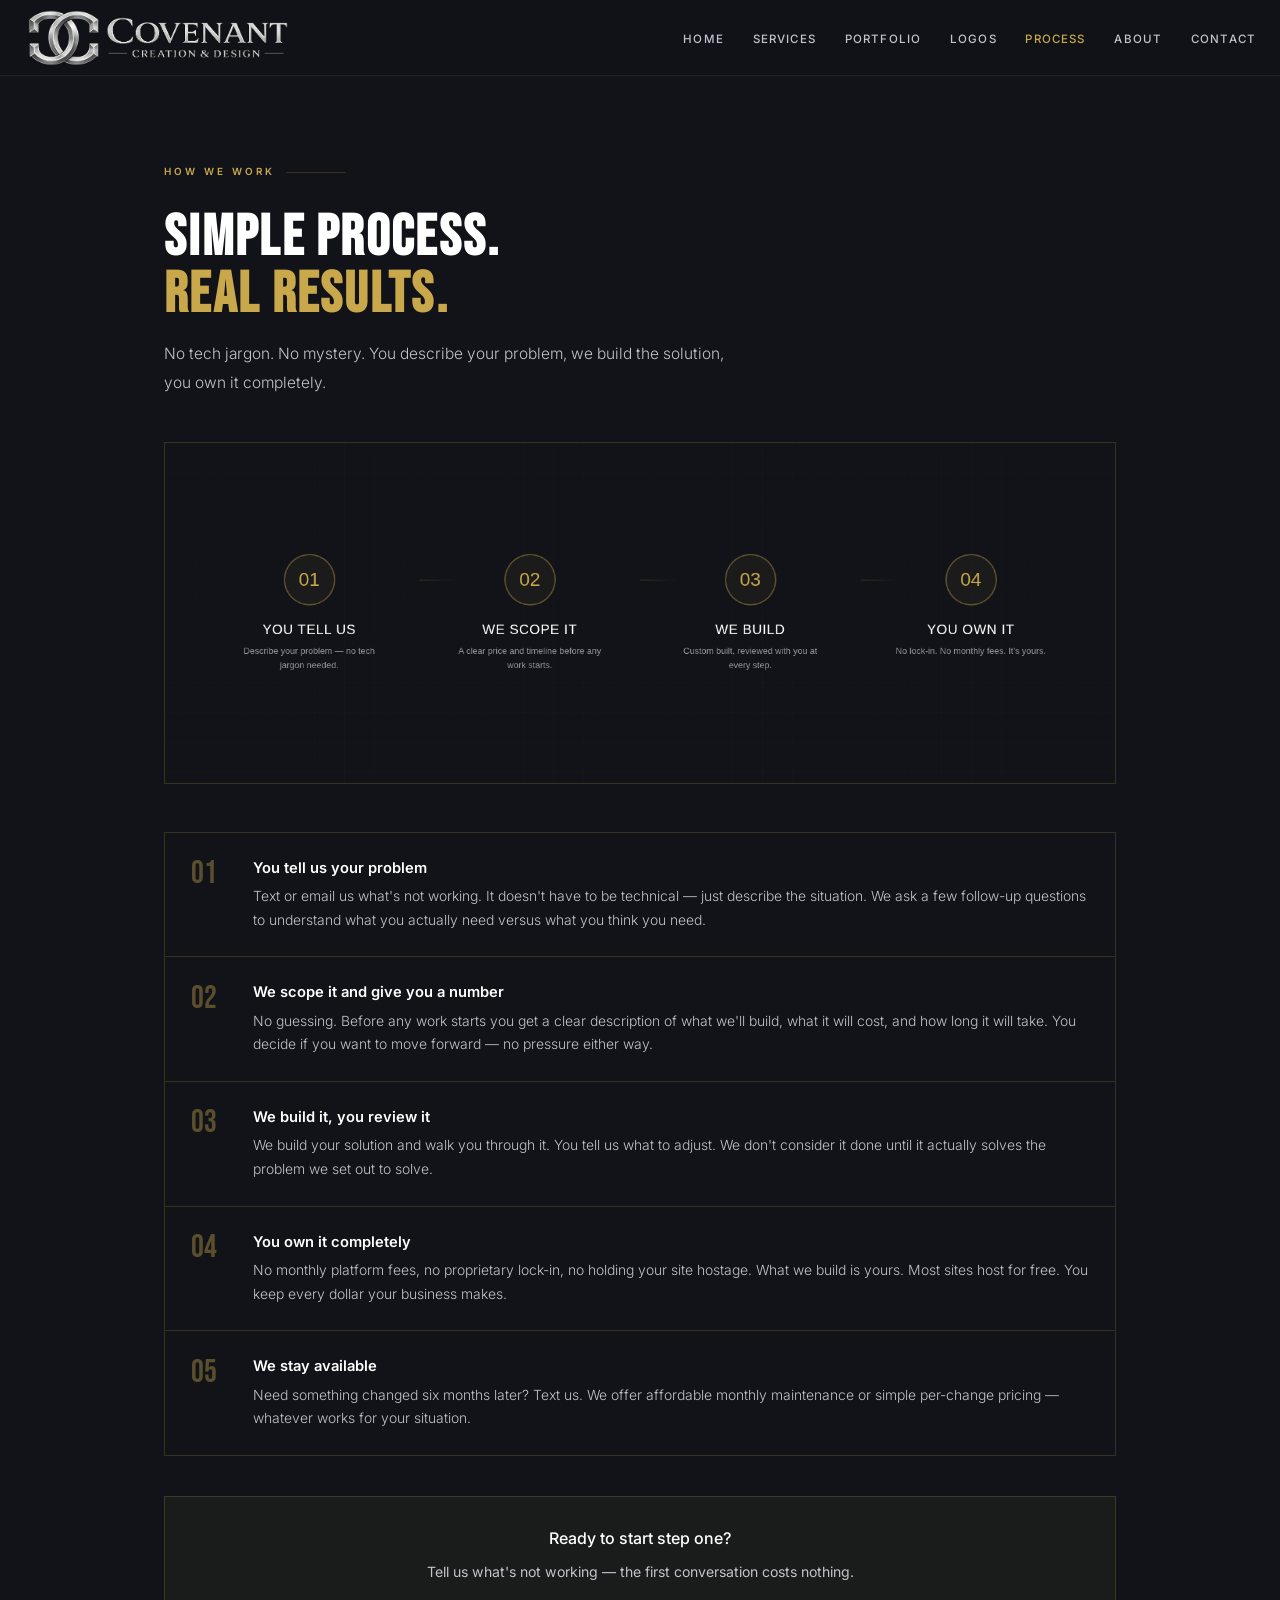
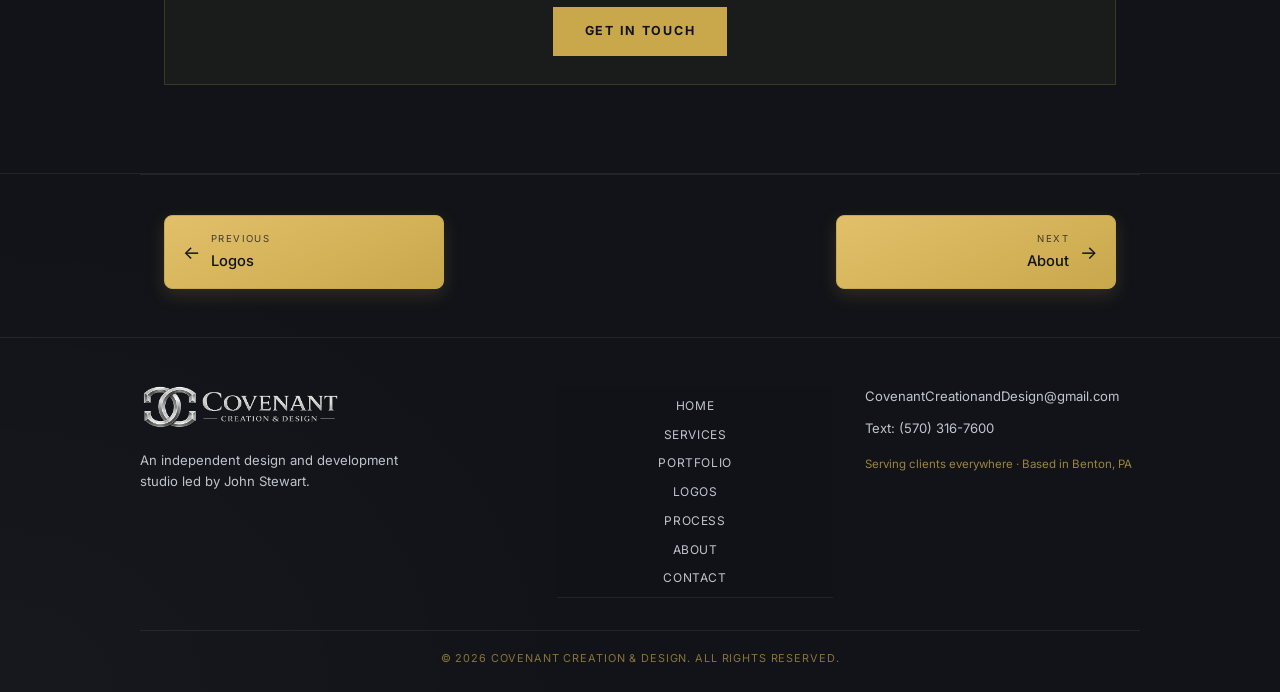
<file: process.html>
<!DOCTYPE html>
<html lang="en">
<head>
  <meta charset="UTF-8"/>
  <meta name="google-site-verification" content="ZtlT3HVESLmGX_RuLbXEDsBUdcXkP0pv3dZzzn4SogU" />
  <meta name="viewport" content="width=device-width, initial-scale=1.0"/>
  <title>Process — Covenant Creation & Design</title>
  <link rel="preconnect" href="https://fonts.googleapis.com">
  <link href="https://fonts.googleapis.com/css2?family=Bebas+Neue&family=Inter:wght@300;400;500;600&display=swap" rel="stylesheet">
  <link rel="canonical" href="https://covenantcreationanddesign.com/process.html"/>
  <meta name="description" content="How a project goes from your first message to a finished, working solution — clear steps, honest pricing, and no surprises along the way."/>
  <meta property="og:type" content="website"/>
  <meta property="og:url" content="https://covenantcreationanddesign.com/process.html"/>
  <meta property="og:title" content="Process — Covenant Creation & Design"/>
  <meta property="og:description" content="How a project goes from your first message to a finished, working solution — clear steps, honest pricing, and no surprises along the way."/>
  <meta property="og:image" content="https://covenantcreationanddesign.com/og-banner.jpg"/>
  <meta name="twitter:card" content="summary_large_image"/>
  <meta name="twitter:title" content="Process — Covenant Creation & Design"/>
  <meta name="twitter:description" content="How a project goes from your first message to a finished, working solution — clear steps, honest pricing, and no surprises along the way."/>
  <meta name="twitter:image" content="https://covenantcreationanddesign.com/og-banner.jpg"/>
  <link rel="icon" type="image/png" href="favicon.png"/>
  <link rel="apple-touch-icon" href="apple-touch-icon.png"/>
  <link rel="stylesheet" href="css/style.css">
</head>
<body>

<script>
  // Exit-intent popup (desktop only — no reliable mobile equivalent)
  (function(){
    if (sessionStorage.getItem('exitIntentShown')) return;
    let triggered = false;
    document.addEventListener('mouseleave', function(e){
      if (e.clientY <= 0 && !triggered) {
        triggered = true;
        sessionStorage.setItem('exitIntentShown', '1');
        const overlay = document.getElementById('exit-intent-overlay');
        if (overlay) overlay.style.display = 'flex';
      }
    });
  })();
  function closeExitIntent(){
    const overlay = document.getElementById('exit-intent-overlay');
    if (overlay) overlay.style.display = 'none';
  }

  // Force scroll-to-top on load, overriding any leftover #anchor from
  // the site's old single-page structure (e.g. an old bookmark to
  // #systems-seven or #contact) or the browser's own scroll restoration.
  if ('scrollRestoration' in history) { history.scrollRestoration = 'manual'; }
  window.scrollTo(0, 0);
</script>

<!-- NAV -->
<nav>
  <div class="nav-logo">
    <a href="index.html"><img src="ccd-horizontal.png" alt="Covenant Creation & Design"></a>
  </div>
  <button class="nav-toggle" id="nav-toggle" aria-expanded="false" aria-controls="site-nav-links" aria-label="Toggle menu">
    <span></span><span></span><span></span>
  </button>
  <ul class="nav-links" id="site-nav-links">
    <li><a href="index.html" >Home</a></li>
    <li><a href="services.html" >Services</a></li>
    <li><a href="portfolio.html" >Portfolio</a></li>
    <li><a href="logos.html" >Logos</a></li>
    <li><a href="process.html" aria-current="page">Process</a></li>
    <li><a href="about.html" >About</a></li>
    <li><a href="contact.html" >Contact</a></li>
  </ul>
</nav>
<div class="nav-scrim" id="nav-scrim"></div>

<!-- HOW WE WORK -->
<section id="how">
  <div class="section-wrap reveal">
    <div class="section-label">How We Work</div>
    <h2>Simple process.<br><em>Real results.</em></h2>
    <p class="section-intro">No tech jargon. No mystery. You describe your problem, we build the solution, you own it completely.</p>

    <div style="margin-bottom:3rem;border:1px solid var(--border-gold);overflow:hidden;">
      <img src="process-visual.png" alt="Our four-step process" style="width:100%;display:block;">
    </div>

    <div class="steps-list">
      <div class="step-row">
        <span class="step-num">01</span>
        <div class="step-content">
          <strong>You tell us your problem</strong>
          <p>Text or email us what's not working. It doesn't have to be technical — just describe the situation. We ask a few follow-up questions to understand what you actually need versus what you think you need.</p>
        </div>
      </div>
      <div class="step-row">
        <span class="step-num">02</span>
        <div class="step-content">
          <strong>We scope it and give you a number</strong>
          <p>No guessing. Before any work starts you get a clear description of what we'll build, what it will cost, and how long it will take. You decide if you want to move forward — no pressure either way.</p>
        </div>
      </div>
      <div class="step-row">
        <span class="step-num">03</span>
        <div class="step-content">
          <strong>We build it, you review it</strong>
          <p>We build your solution and walk you through it. You tell us what to adjust. We don't consider it done until it actually solves the problem we set out to solve.</p>
        </div>
      </div>
      <div class="step-row">
        <span class="step-num">04</span>
        <div class="step-content">
          <strong>You own it completely</strong>
          <p>No monthly platform fees, no proprietary lock-in, no holding your site hostage. What we build is yours. Most sites host for free. You keep every dollar your business makes.</p>
        </div>
      </div>
      <div class="step-row">
        <span class="step-num">05</span>
        <div class="step-content">
          <strong>We stay available</strong>
          <p>Need something changed six months later? Text us. We offer affordable monthly maintenance or simple per-change pricing — whatever works for your situation.</p>
        </div>
      </div>
    </div>

    <div style="margin-top:2.5rem;padding:1.8rem;border:1px solid var(--border-gold);background:rgba(201,168,76,0.05);text-align:center;">
      <p style="font-size:1rem;color:var(--white);font-weight:500;margin-bottom:0.5rem;">Ready to start step one?</p>
      <p style="font-size:0.88rem;color:var(--white-dim);line-height:1.8;margin-bottom:1.4rem;">Tell us what's not working — the first conversation costs nothing.</p>
      <a href="contact.html" class="btn-primary">Get in Touch</a>
    </div>
  </div>
</section>

<!-- PAGE PAGER -->
<div class="page-pager">
  <a href="logos.html" class="pager-link pager-prev">
    <span class="pager-arrow">&larr;</span>
    <span class="pager-text"><span class="pager-label">Previous</span><strong>Logos</strong></span>
  </a>
  <a href="about.html" class="pager-link pager-next">
    <span class="pager-text"><span class="pager-label">Next</span><strong>About</strong></span>
    <span class="pager-arrow">&rarr;</span>
  </a>
</div>

<!-- FOOTER -->
<footer>
  <div class="footer-inner">
    <div class="footer-brand">
      <img src="ccd-horizontal.png" alt="Covenant Creation & Design" class="footer-logo">
      <p class="footer-tagline">An independent design and development studio led by John Stewart.</p>
    </div>
    <nav class="footer-nav" aria-label="Footer navigation">
      <a href="index.html">Home</a>
      <a href="services.html">Services</a>
      <a href="portfolio.html">Portfolio</a>
      <a href="logos.html">Logos</a>
      <a href="process.html">Process</a>
      <a href="about.html">About</a>
      <a href="contact.html">Contact</a>
    </nav>
    <div class="footer-contact">
      <a href="mailto:CovenantCreationandDesign@gmail.com">CovenantCreationandDesign@gmail.com</a>
      <a href="sms:+15703167600">Text: (570) 316-7600</a>
      <span class="footer-area">Serving clients everywhere &middot; Based in Benton, PA</span>
    </div>
  </div>
  <div class="footer-bottom">&copy; 2026 Covenant Creation &amp; Design. All rights reserved.</div>
</footer>

<!-- EXIT INTENT -->
<div id="exit-intent-overlay" style="display:none;position:fixed;inset:0;background:rgba(0,0,0,0.78);z-index:9999;align-items:center;justify-content:center;padding:20px;">
  <div style="max-width:420px;width:100%;background:var(--black);border:1px solid var(--border-gold);border-radius:4px;padding:2.4rem 2rem;text-align:center;position:relative;">
    <button onclick="closeExitIntent()" aria-label="Close" style="position:absolute;top:10px;right:14px;background:none;border:none;color:var(--white-dim);font-size:1.6rem;cursor:pointer;line-height:1;">&times;</button>
    <div style="font-family:'Bebas Neue',sans-serif;font-size:1.9rem;color:var(--white);margin-bottom:0.9rem;letter-spacing:0.02em;">WAIT &mdash; BEFORE YOU GO</div>
    <p style="font-size:0.95rem;color:var(--white-dim);line-height:1.75;margin-bottom:1.6rem;">
      Request a free quote, or just tell us about your idea. <strong style="color:var(--white);">We won't spam your inbox</strong> like other companies do &mdash; one honest conversation, no pressure.
    </p>
    <a href="contact.html" class="btn-primary" style="width:100%;justify-content:center;margin-bottom:0.9rem;" onclick="closeExitIntent()">Get a Free Quote</a>
    <button onclick="closeExitIntent()" style="background:none;border:none;color:var(--white-dim);font-size:0.78rem;text-decoration:underline;cursor:pointer;letter-spacing:0.03em;">No thanks, continue browsing</button>
  </div>
</div>


<script>
  // Mobile nav toggle
  const navToggle = document.getElementById('nav-toggle');
  const navLinks = document.getElementById('site-nav-links');
  const navScrim = document.getElementById('nav-scrim');
  function closeNav() {
    navToggle.setAttribute('aria-expanded', 'false');
    navLinks.classList.remove('open');
    navScrim.classList.remove('open');
    document.body.classList.remove('nav-open');
  }
  function openNav() {
    navToggle.setAttribute('aria-expanded', 'true');
    navLinks.classList.add('open');
    navScrim.classList.add('open');
    document.body.classList.add('nav-open');
  }
  if (navToggle) {
    navToggle.addEventListener('click', () => {
      const isOpen = navToggle.getAttribute('aria-expanded') === 'true';
      isOpen ? closeNav() : openNav();
    });
    navScrim.addEventListener('click', closeNav);
    navLinks.querySelectorAll('a').forEach(a => a.addEventListener('click', closeNav));
    document.addEventListener('keydown', (e) => { if (e.key === 'Escape') closeNav(); });
  }

  const reveals = document.querySelectorAll('.reveal');
  const observer = new IntersectionObserver((entries) => {
    entries.forEach(e => {
      if (e.isIntersecting) {
        e.target.classList.add('visible');
        observer.unobserve(e.target);
      }
    });
  }, { threshold: 0.06 });
  reveals.forEach(el => observer.observe(el));
</script>

</body>
</html>
</file>
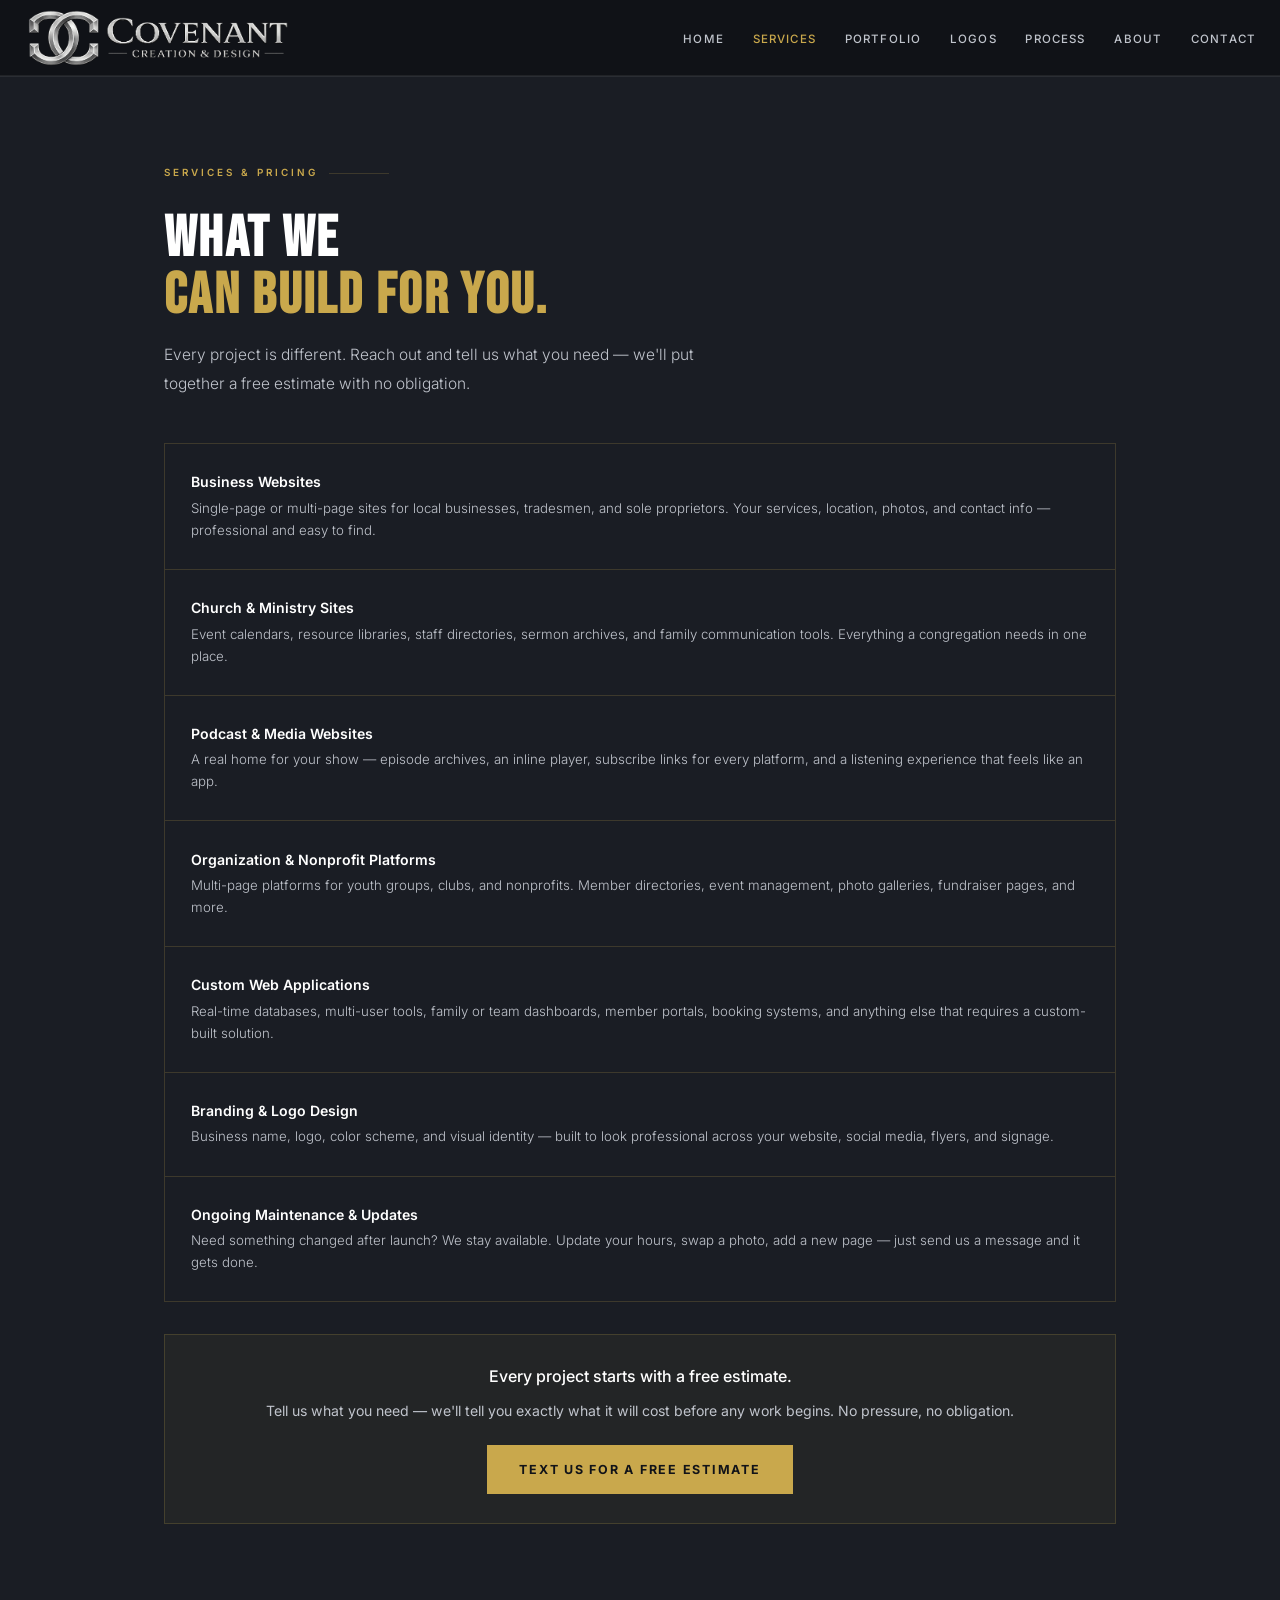
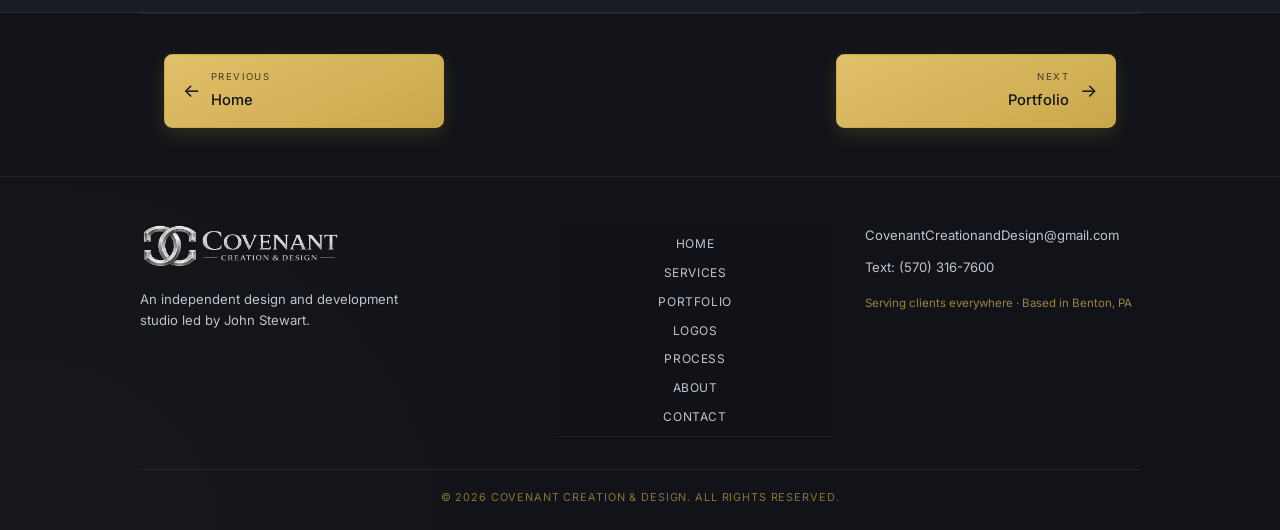
<file: services.html>
<!DOCTYPE html>
<html lang="en">
<head>
  <meta charset="UTF-8"/>
  <meta name="google-site-verification" content="ZtlT3HVESLmGX_RuLbXEDsBUdcXkP0pv3dZzzn4SogU" />
  <meta name="viewport" content="width=device-width, initial-scale=1.0"/>
  <title>Services — Covenant Creation & Design</title>
  <link rel="preconnect" href="https://fonts.googleapis.com">
  <link href="https://fonts.googleapis.com/css2?family=Bebas+Neue&family=Inter:wght@300;400;500;600&display=swap" rel="stylesheet">
  <link rel="canonical" href="https://covenantcreationanddesign.com/services.html"/>
  <meta name="description" content="Websites, custom web applications, branding, and ongoing maintenance. Every project starts with a free estimate — no pressure, no obligation."/>
  <meta property="og:type" content="website"/>
  <meta property="og:url" content="https://covenantcreationanddesign.com/services.html"/>
  <meta property="og:title" content="Services — Covenant Creation & Design"/>
  <meta property="og:description" content="Websites, custom web applications, branding, and ongoing maintenance. Every project starts with a free estimate — no pressure, no obligation."/>
  <meta property="og:image" content="https://covenantcreationanddesign.com/og-banner.jpg"/>
  <meta name="twitter:card" content="summary_large_image"/>
  <meta name="twitter:title" content="Services — Covenant Creation & Design"/>
  <meta name="twitter:description" content="Websites, custom web applications, branding, and ongoing maintenance. Every project starts with a free estimate — no pressure, no obligation."/>
  <meta name="twitter:image" content="https://covenantcreationanddesign.com/og-banner.jpg"/>
  <link rel="icon" type="image/png" href="favicon.png"/>
  <link rel="apple-touch-icon" href="apple-touch-icon.png"/>
  <link rel="stylesheet" href="css/style.css">
</head>
<body>

<script>
  // Exit-intent popup (desktop only — no reliable mobile equivalent)
  (function(){
    if (sessionStorage.getItem('exitIntentShown')) return;
    let triggered = false;
    document.addEventListener('mouseleave', function(e){
      if (e.clientY <= 0 && !triggered) {
        triggered = true;
        sessionStorage.setItem('exitIntentShown', '1');
        const overlay = document.getElementById('exit-intent-overlay');
        if (overlay) overlay.style.display = 'flex';
      }
    });
  })();
  function closeExitIntent(){
    const overlay = document.getElementById('exit-intent-overlay');
    if (overlay) overlay.style.display = 'none';
  }

  // Force scroll-to-top on load, overriding any leftover #anchor from
  // the site's old single-page structure (e.g. an old bookmark to
  // #systems-seven or #contact) or the browser's own scroll restoration.
  if ('scrollRestoration' in history) { history.scrollRestoration = 'manual'; }
  window.scrollTo(0, 0);
</script>

<!-- NAV -->
<nav>
  <div class="nav-logo">
    <a href="index.html"><img src="ccd-horizontal.png" alt="Covenant Creation & Design"></a>
  </div>
  <button class="nav-toggle" id="nav-toggle" aria-expanded="false" aria-controls="site-nav-links" aria-label="Toggle menu">
    <span></span><span></span><span></span>
  </button>
  <ul class="nav-links" id="site-nav-links">
    <li><a href="index.html" >Home</a></li>
    <li><a href="services.html" aria-current="page">Services</a></li>
    <li><a href="portfolio.html" >Portfolio</a></li>
    <li><a href="logos.html" >Logos</a></li>
    <li><a href="process.html" >Process</a></li>
    <li><a href="about.html" >About</a></li>
    <li><a href="contact.html" >Contact</a></li>
  </ul>
</nav>
<div class="nav-scrim" id="nav-scrim"></div>

<!-- SERVICES -->
<section id="services">
  <div class="section-wrap reveal">
    <div class="section-label">Services & Pricing</div>
    <h2>What we<br><em>can build for you.</em></h2>
    <p class="section-intro">Every project is different. Reach out and tell us what you need — we'll put together a free estimate with no obligation.</p>

    <div class="services-list">
      <div class="service-row">
        <div class="service-info" style="padding:0.2rem 0;">
          <strong>Business Websites</strong>
          <p>Single-page or multi-page sites for local businesses, tradesmen, and sole proprietors. Your services, location, photos, and contact info — professional and easy to find.</p>
        </div>
      </div>
      <div class="service-row">
        <div class="service-info" style="padding:0.2rem 0;">
          <strong>Church & Ministry Sites</strong>
          <p>Event calendars, resource libraries, staff directories, sermon archives, and family communication tools. Everything a congregation needs in one place.</p>
        </div>
      </div>
      <div class="service-row">
        <div class="service-info" style="padding:0.2rem 0;">
          <strong>Podcast & Media Websites</strong>
          <p>A real home for your show — episode archives, an inline player, subscribe links for every platform, and a listening experience that feels like an app.</p>
        </div>
      </div>
      <div class="service-row">
        <div class="service-info" style="padding:0.2rem 0;">
          <strong>Organization & Nonprofit Platforms</strong>
          <p>Multi-page platforms for youth groups, clubs, and nonprofits. Member directories, event management, photo galleries, fundraiser pages, and more.</p>
        </div>
      </div>
      <div class="service-row">
        <div class="service-info" style="padding:0.2rem 0;">
          <strong>Custom Web Applications</strong>
          <p>Real-time databases, multi-user tools, family or team dashboards, member portals, booking systems, and anything else that requires a custom-built solution.</p>
        </div>
      </div>
      <div class="service-row">
        <div class="service-info" style="padding:0.2rem 0;">
          <strong>Branding & Logo Design</strong>
          <p>Business name, logo, color scheme, and visual identity — built to look professional across your website, social media, flyers, and signage.</p>
        </div>
      </div>
      <div class="service-row">
        <div class="service-info" style="padding:0.2rem 0;">
          <strong>Ongoing Maintenance & Updates</strong>
          <p>Need something changed after launch? We stay available. Update your hours, swap a photo, add a new page — just send us a message and it gets done.</p>
        </div>
      </div>
    </div>

    <div style="margin-top:2rem;padding:1.8rem;border:1px solid var(--border-gold);background:rgba(201,168,76,0.05);text-align:center;">
      <p style="font-size:1rem;color:var(--white);font-weight:500;margin-bottom:0.5rem;">Every project starts with a free estimate.</p>
      <p style="font-size:0.88rem;color:var(--white-dim);line-height:1.8;margin-bottom:1.4rem;">Tell us what you need — we'll tell you exactly what it will cost before any work begins. No pressure, no obligation.</p>
      <a href="sms:+15703167600" class="btn-primary">Text Us for a Free Estimate</a>
    </div>
  </div>
</section>

<!-- PAGE PAGER -->
<div class="page-pager">
  <a href="index.html" class="pager-link pager-prev">
    <span class="pager-arrow">&larr;</span>
    <span class="pager-text"><span class="pager-label">Previous</span><strong>Home</strong></span>
  </a>
  <a href="portfolio.html" class="pager-link pager-next">
    <span class="pager-text"><span class="pager-label">Next</span><strong>Portfolio</strong></span>
    <span class="pager-arrow">&rarr;</span>
  </a>
</div>

<!-- FOOTER -->
<footer>
  <div class="footer-inner">
    <div class="footer-brand">
      <img src="ccd-horizontal.png" alt="Covenant Creation & Design" class="footer-logo">
      <p class="footer-tagline">An independent design and development studio led by John Stewart.</p>
    </div>
    <nav class="footer-nav" aria-label="Footer navigation">
      <a href="index.html">Home</a>
      <a href="services.html">Services</a>
      <a href="portfolio.html">Portfolio</a>
      <a href="logos.html">Logos</a>
      <a href="process.html">Process</a>
      <a href="about.html">About</a>
      <a href="contact.html">Contact</a>
    </nav>
    <div class="footer-contact">
      <a href="mailto:CovenantCreationandDesign@gmail.com">CovenantCreationandDesign@gmail.com</a>
      <a href="sms:+15703167600">Text: (570) 316-7600</a>
      <span class="footer-area">Serving clients everywhere &middot; Based in Benton, PA</span>
    </div>
  </div>
  <div class="footer-bottom">&copy; 2026 Covenant Creation &amp; Design. All rights reserved.</div>
</footer>

<!-- EXIT INTENT -->
<div id="exit-intent-overlay" style="display:none;position:fixed;inset:0;background:rgba(0,0,0,0.78);z-index:9999;align-items:center;justify-content:center;padding:20px;">
  <div style="max-width:420px;width:100%;background:var(--black);border:1px solid var(--border-gold);border-radius:4px;padding:2.4rem 2rem;text-align:center;position:relative;">
    <button onclick="closeExitIntent()" aria-label="Close" style="position:absolute;top:10px;right:14px;background:none;border:none;color:var(--white-dim);font-size:1.6rem;cursor:pointer;line-height:1;">&times;</button>
    <div style="font-family:'Bebas Neue',sans-serif;font-size:1.9rem;color:var(--white);margin-bottom:0.9rem;letter-spacing:0.02em;">WAIT &mdash; BEFORE YOU GO</div>
    <p style="font-size:0.95rem;color:var(--white-dim);line-height:1.75;margin-bottom:1.6rem;">
      Request a free quote, or just tell us about your idea. <strong style="color:var(--white);">We won't spam your inbox</strong> like other companies do &mdash; one honest conversation, no pressure.
    </p>
    <a href="contact.html" class="btn-primary" style="width:100%;justify-content:center;margin-bottom:0.9rem;" onclick="closeExitIntent()">Get a Free Quote</a>
    <button onclick="closeExitIntent()" style="background:none;border:none;color:var(--white-dim);font-size:0.78rem;text-decoration:underline;cursor:pointer;letter-spacing:0.03em;">No thanks, continue browsing</button>
  </div>
</div>


<script>
  // Mobile nav toggle
  const navToggle = document.getElementById('nav-toggle');
  const navLinks = document.getElementById('site-nav-links');
  const navScrim = document.getElementById('nav-scrim');
  function closeNav() {
    navToggle.setAttribute('aria-expanded', 'false');
    navLinks.classList.remove('open');
    navScrim.classList.remove('open');
    document.body.classList.remove('nav-open');
  }
  function openNav() {
    navToggle.setAttribute('aria-expanded', 'true');
    navLinks.classList.add('open');
    navScrim.classList.add('open');
    document.body.classList.add('nav-open');
  }
  if (navToggle) {
    navToggle.addEventListener('click', () => {
      const isOpen = navToggle.getAttribute('aria-expanded') === 'true';
      isOpen ? closeNav() : openNav();
    });
    navScrim.addEventListener('click', closeNav);
    navLinks.querySelectorAll('a').forEach(a => a.addEventListener('click', closeNav));
    document.addEventListener('keydown', (e) => { if (e.key === 'Escape') closeNav(); });
  }

  const reveals = document.querySelectorAll('.reveal');
  const observer = new IntersectionObserver((entries) => {
    entries.forEach(e => {
      if (e.isIntersecting) {
        e.target.classList.add('visible');
        observer.unobserve(e.target);
      }
    });
  }, { threshold: 0.06 });
  reveals.forEach(el => observer.observe(el));
</script>

</body>
</html>
</file>
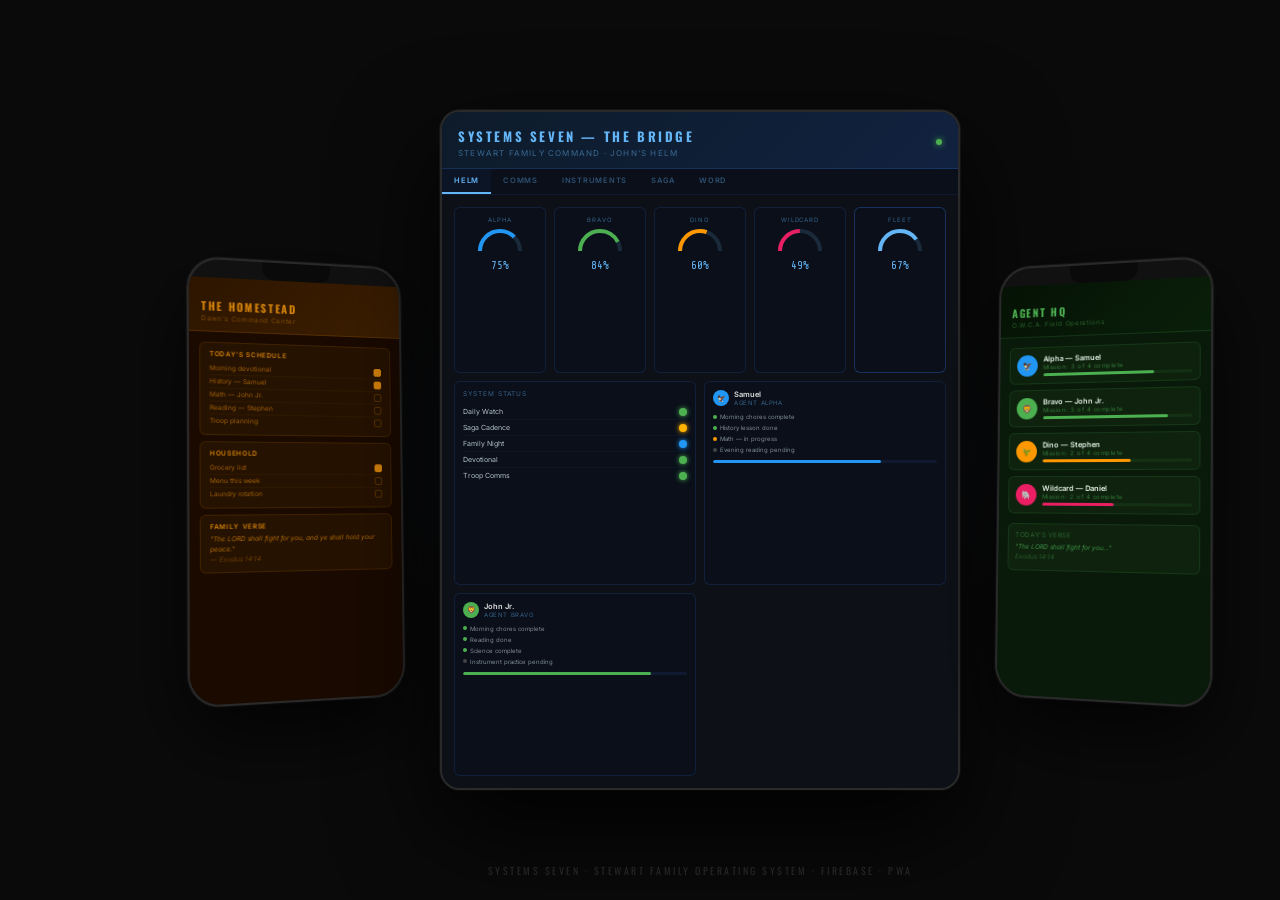
<file: systems-seven-preview.html>
<!DOCTYPE html>
<html lang="en">
<head>
<meta charset="UTF-8"/>
<meta name="viewport" content="width=device-width, initial-scale=1.0"/>
<title>Systems Seven Preview</title>
<link href="https://fonts.googleapis.com/css2?family=Oswald:wght@400;600;700&family=Share+Tech+Mono&family=Inter:wght@300;400;500&display=swap" rel="stylesheet">
<style>
* { box-sizing: border-box; margin: 0; padding: 0; }
body {
  background: #0A0A0A;
  width: 1400px;
  height: 900px;
  overflow: hidden;
  font-family: 'Inter', sans-serif;
  display: flex;
  align-items: center;
  justify-content: center;
}

.scene {
  width: 1380px;
  height: 880px;
  position: relative;
  display: flex;
  align-items: center;
  justify-content: center;
  gap: 32px;
}

/* Ambient glow */
.scene::before {
  content: '';
  position: absolute;
  top: 50%; left: 50%;
  transform: translate(-50%, -50%);
  width: 800px; height: 400px;
  background: radial-gradient(ellipse, rgba(59,130,246,0.08) 0%, transparent 70%);
  pointer-events: none;
}

/* PHONE FRAME */
.phone {
  width: 220px;
  height: 440px;
  background: #111;
  border-radius: 32px;
  border: 2px solid #2A2A2A;
  overflow: hidden;
  position: relative;
  box-shadow: 0 32px 80px rgba(0,0,0,0.8), 0 0 0 1px #1A1A1A;
  flex-shrink: 0;
}

.phone-notch {
  width: 70px; height: 18px;
  background: #0A0A0A;
  border-radius: 0 0 12px 12px;
  margin: 0 auto;
  position: relative;
  z-index: 10;
}

/* TABLET FRAME */
.tablet {
  width: 520px;
  height: 680px;
  background: #111;
  border-radius: 20px;
  border: 2px solid #2A2A2A;
  overflow: hidden;
  position: relative;
  box-shadow: 0 40px 100px rgba(0,0,0,0.9), 0 0 0 1px #1A1A1A;
  flex-shrink: 0;
}

/* THE BRIDGE — Tablet */
.bridge {
  width: 100%; height: 100%;
  background: #0D1117;
  display: flex;
  flex-direction: column;
}

.bridge-header {
  background: linear-gradient(135deg, #0D1B2A 0%, #112240 100%);
  padding: 14px 16px 10px;
  border-bottom: 1px solid rgba(59,130,246,0.2);
  display: flex;
  align-items: center;
  justify-content: space-between;
}

.bridge-title {
  font-family: 'Oswald', sans-serif;
  font-size: 13px;
  font-weight: 700;
  letter-spacing: 0.2em;
  text-transform: uppercase;
  color: #64B5F6;
}

.bridge-subtitle {
  font-size: 8px;
  color: rgba(100,181,246,0.5);
  letter-spacing: 0.15em;
  text-transform: uppercase;
  margin-top: 2px;
}

.status-dot {
  width: 6px; height: 6px;
  background: #4CAF50;
  border-radius: 50%;
  box-shadow: 0 0 6px #4CAF50;
}

.bridge-tabs {
  display: flex;
  background: #0A0F1A;
  border-bottom: 1px solid rgba(59,130,246,0.1);
}

.tab {
  padding: 7px 12px;
  font-size: 7.5px;
  font-weight: 600;
  letter-spacing: 0.1em;
  text-transform: uppercase;
  color: rgba(100,181,246,0.4);
  cursor: pointer;
  border-bottom: 2px solid transparent;
}

.tab.active {
  color: #64B5F6;
  border-bottom-color: #64B5F6;
  background: rgba(59,130,246,0.05);
}

.bridge-body {
  flex: 1;
  padding: 12px;
  display: grid;
  grid-template-columns: 1fr 1fr;
  grid-template-rows: auto auto auto;
  gap: 8px;
  overflow: hidden;
}

/* Gauges */
.gauge-row {
  grid-column: 1 / -1;
  display: flex;
  gap: 8px;
}

.gauge {
  flex: 1;
  background: #0A0F1A;
  border: 1px solid rgba(59,130,246,0.15);
  border-radius: 6px;
  padding: 8px;
  text-align: center;
}

.gauge-label {
  font-size: 6px;
  letter-spacing: 0.15em;
  text-transform: uppercase;
  color: rgba(100,181,246,0.5);
  margin-bottom: 4px;
}

.gauge-arc {
  width: 48px; height: 28px;
  margin: 0 auto 4px;
  position: relative;
}

.gauge-arc svg { width: 100%; height: 100%; }

.gauge-value {
  font-family: 'Share Tech Mono', monospace;
  font-size: 11px;
  color: #64B5F6;
}

/* Status panel */
.status-panel {
  background: #0A0F1A;
  border: 1px solid rgba(59,130,246,0.15);
  border-radius: 6px;
  padding: 8px;
}

.panel-title {
  font-size: 6.5px;
  letter-spacing: 0.15em;
  text-transform: uppercase;
  color: rgba(100,181,246,0.5);
  margin-bottom: 6px;
}

.status-row {
  display: flex;
  align-items: center;
  justify-content: space-between;
  padding: 3px 0;
  border-bottom: 1px solid rgba(59,130,246,0.05);
}

.status-row:last-child { border-bottom: none; }

.status-name {
  font-size: 7px;
  color: #B0BEC5;
}

.lamp {
  width: 8px; height: 8px;
  border-radius: 50%;
}

.lamp.green { background: #4CAF50; box-shadow: 0 0 5px #4CAF50; }
.lamp.amber { background: #FFB300; box-shadow: 0 0 5px #FFB300; }
.lamp.blue  { background: #2196F3; box-shadow: 0 0 5px #2196F3; }

/* Mission cards */
.mission-card {
  background: #0A0F1A;
  border: 1px solid rgba(59,130,246,0.15);
  border-radius: 6px;
  padding: 8px;
}

.mission-header {
  display: flex;
  align-items: center;
  gap: 5px;
  margin-bottom: 5px;
}

.agent-badge {
  width: 16px; height: 16px;
  border-radius: 50%;
  display: flex;
  align-items: center;
  justify-content: center;
  font-size: 7px;
  font-weight: 700;
  color: #0A0F1A;
  flex-shrink: 0;
}

.mission-name {
  font-size: 7.5px;
  font-weight: 600;
  color: #E0E0E0;
}

.mission-codename {
  font-size: 6px;
  color: rgba(100,181,246,0.5);
  letter-spacing: 0.1em;
}

.progress-bar {
  height: 3px;
  background: rgba(59,130,246,0.1);
  border-radius: 2px;
  margin-top: 5px;
  overflow: hidden;
}

.progress-fill {
  height: 100%;
  border-radius: 2px;
}

.task-list { margin-top: 4px; }
.task {
  font-size: 6px;
  color: rgba(176,190,197,0.7);
  padding: 2px 0;
  display: flex;
  align-items: center;
  gap: 3px;
}
.task-dot {
  width: 4px; height: 4px;
  border-radius: 50%;
  flex-shrink: 0;
}

/* PHONE 1 — Homestead */
.homestead {
  width: 100%; height: 100%;
  background: #1A0A00;
  display: flex;
  flex-direction: column;
}

.homestead-header {
  background: linear-gradient(135deg, #2D1500 0%, #3D1F00 100%);
  padding: 20px 12px 8px;
  border-bottom: 1px solid rgba(212,130,10,0.2);
}

.homestead-title {
  font-family: 'Oswald', sans-serif;
  font-size: 11px;
  font-weight: 700;
  letter-spacing: 0.15em;
  text-transform: uppercase;
  color: #D4820A;
}

.homestead-sub {
  font-size: 6.5px;
  color: rgba(212,130,10,0.5);
  margin-top: 1px;
  letter-spacing: 0.1em;
}

.homestead-body {
  flex: 1;
  padding: 10px;
  display: flex;
  flex-direction: column;
  gap: 6px;
  overflow: hidden;
}

.hw-card {
  background: rgba(212,130,10,0.06);
  border: 1px solid rgba(212,130,10,0.15);
  border-radius: 6px;
  padding: 7px 9px;
}

.hw-card-title {
  font-size: 6.5px;
  font-weight: 600;
  letter-spacing: 0.1em;
  text-transform: uppercase;
  color: #D4820A;
  margin-bottom: 4px;
}

.hw-item {
  font-size: 6.5px;
  color: rgba(212,130,10,0.7);
  padding: 2px 0;
  border-bottom: 1px solid rgba(212,130,10,0.05);
  display: flex;
  justify-content: space-between;
}
.hw-item:last-child { border-bottom: none; }

.hw-check {
  width: 8px; height: 8px;
  border: 1px solid rgba(212,130,10,0.3);
  border-radius: 2px;
}

.hw-check.done {
  background: #D4820A;
  border-color: #D4820A;
}

/* PHONE 2 — OWCA */
.owca {
  width: 100%; height: 100%;
  background: #0A1A0A;
  display: flex;
  flex-direction: column;
}

.owca-header {
  background: linear-gradient(135deg, #051205 0%, #0A1F0A 100%);
  padding: 20px 12px 8px;
  border-bottom: 1px solid rgba(76,175,80,0.2);
}

.owca-title {
  font-family: 'Oswald', sans-serif;
  font-size: 11px;
  font-weight: 700;
  letter-spacing: 0.15em;
  text-transform: uppercase;
  color: #4CAF50;
}

.owca-sub {
  font-size: 6.5px;
  color: rgba(76,175,80,0.5);
  margin-top: 1px;
  letter-spacing: 0.1em;
}

.owca-body {
  flex: 1;
  padding: 10px;
  display: flex;
  flex-direction: column;
  gap: 6px;
}

.agent-card {
  background: rgba(76,175,80,0.05);
  border: 1px solid rgba(76,175,80,0.15);
  border-radius: 6px;
  padding: 7px;
  display: flex;
  align-items: center;
  gap: 6px;
}

.agent-avatar {
  width: 22px; height: 22px;
  border-radius: 50%;
  display: flex;
  align-items: center;
  justify-content: center;
  font-size: 8px;
  font-weight: 700;
  color: #0A1A0A;
  flex-shrink: 0;
}

.agent-info { flex: 1; }

.agent-name {
  font-size: 7.5px;
  font-weight: 600;
  color: #E8F5E9;
}

.agent-code {
  font-size: 6px;
  color: rgba(76,175,80,0.6);
  letter-spacing: 0.08em;
}

.agent-bar {
  height: 3px;
  background: rgba(76,175,80,0.1);
  border-radius: 2px;
  margin-top: 3px;
  overflow: hidden;
}

.agent-fill {
  height: 100%;
  background: #4CAF50;
  border-radius: 2px;
}

/* Label */
.preview-label {
  position: absolute;
  bottom: 12px;
  left: 50%;
  transform: translateX(-50%);
  font-family: 'Oswald', sans-serif;
  font-size: 10px;
  letter-spacing: 0.25em;
  text-transform: uppercase;
  color: rgba(255,255,255,0.12);
  white-space: nowrap;
}
</style>
</head>
<body>
<div class="scene">

  <!-- PHONE LEFT — The Homestead -->
  <div class="phone" style="transform: perspective(800px) rotateY(12deg) rotateX(2deg); margin-top: 60px;">
    <div class="phone-notch"></div>
    <div class="homestead">
      <div class="homestead-header">
        <div class="homestead-title">The Homestead</div>
        <div class="homestead-sub">Dawn's Command Center</div>
      </div>
      <div class="homestead-body">
        <div class="hw-card">
          <div class="hw-card-title">Today's Schedule</div>
          <div class="hw-item"><span>Morning devotional</span><div class="hw-check done"></div></div>
          <div class="hw-item"><span>History — Samuel</span><div class="hw-check done"></div></div>
          <div class="hw-item"><span>Math — John Jr.</span><div class="hw-check"></div></div>
          <div class="hw-item"><span>Reading — Stephen</span><div class="hw-check"></div></div>
          <div class="hw-item"><span>Troop planning</span><div class="hw-check"></div></div>
        </div>
        <div class="hw-card">
          <div class="hw-card-title">Household</div>
          <div class="hw-item"><span>Grocery list</span><div class="hw-check done"></div></div>
          <div class="hw-item"><span>Menu this week</span><div class="hw-check"></div></div>
          <div class="hw-item"><span>Laundry rotation</span><div class="hw-check"></div></div>
        </div>
        <div class="hw-card">
          <div class="hw-card-title">Family Verse</div>
          <div style="font-size:6.5px;color:rgba(212,130,10,0.8);line-height:1.5;font-style:italic;">"The LORD shall fight for you, and ye shall hold your peace."<br><span style="opacity:0.5;">— Exodus 14:14</span></div>
        </div>
      </div>
    </div>
  </div>

  <!-- TABLET CENTER — The Bridge -->
  <div class="tablet">
    <div class="bridge">
      <div class="bridge-header">
        <div>
          <div class="bridge-title">Systems Seven — The Bridge</div>
          <div class="bridge-subtitle">Stewart Family Command · John's Helm</div>
        </div>
        <div class="status-dot"></div>
      </div>
      <div class="bridge-tabs">
        <div class="tab active">Helm</div>
        <div class="tab">Comms</div>
        <div class="tab">Instruments</div>
        <div class="tab">Saga</div>
        <div class="tab">Word</div>
      </div>
      <div class="bridge-body">

        <!-- Gauges -->
        <div class="gauge-row">
          <div class="gauge">
            <div class="gauge-label">Alpha</div>
            <div class="gauge-arc">
              <svg viewBox="0 0 48 28">
                <path d="M4 24 A20 20 0 0 1 44 24" stroke="#1A2A3A" stroke-width="4" fill="none"/>
                <path d="M4 24 A20 20 0 0 1 44 24" stroke="#2196F3" stroke-width="4" fill="none" stroke-dasharray="63" stroke-dashoffset="16"/>
              </svg>
            </div>
            <div class="gauge-value">75%</div>
          </div>
          <div class="gauge">
            <div class="gauge-label">Bravo</div>
            <div class="gauge-arc">
              <svg viewBox="0 0 48 28">
                <path d="M4 24 A20 20 0 0 1 44 24" stroke="#1A2A3A" stroke-width="4" fill="none"/>
                <path d="M4 24 A20 20 0 0 1 44 24" stroke="#4CAF50" stroke-width="4" fill="none" stroke-dasharray="63" stroke-dashoffset="10"/>
              </svg>
            </div>
            <div class="gauge-value">84%</div>
          </div>
          <div class="gauge">
            <div class="gauge-label">Dino</div>
            <div class="gauge-arc">
              <svg viewBox="0 0 48 28">
                <path d="M4 24 A20 20 0 0 1 44 24" stroke="#1A2A3A" stroke-width="4" fill="none"/>
                <path d="M4 24 A20 20 0 0 1 44 24" stroke="#FF9800" stroke-width="4" fill="none" stroke-dasharray="63" stroke-dashoffset="25"/>
              </svg>
            </div>
            <div class="gauge-value">60%</div>
          </div>
          <div class="gauge">
            <div class="gauge-label">Wildcard</div>
            <div class="gauge-arc">
              <svg viewBox="0 0 48 28">
                <path d="M4 24 A20 20 0 0 1 44 24" stroke="#1A2A3A" stroke-width="4" fill="none"/>
                <path d="M4 24 A20 20 0 0 1 44 24" stroke="#E91E63" stroke-width="4" fill="none" stroke-dasharray="63" stroke-dashoffset="32"/>
              </svg>
            </div>
            <div class="gauge-value">49%</div>
          </div>
          <div class="gauge" style="border-color:rgba(59,130,246,0.3);">
            <div class="gauge-label">Fleet</div>
            <div class="gauge-arc">
              <svg viewBox="0 0 48 28">
                <path d="M4 24 A20 20 0 0 1 44 24" stroke="#1A2A3A" stroke-width="4" fill="none"/>
                <path d="M4 24 A20 20 0 0 1 44 24" stroke="#64B5F6" stroke-width="4" fill="none" stroke-dasharray="63" stroke-dashoffset="13"/>
              </svg>
            </div>
            <div class="gauge-value" style="color:#64B5F6;">67%</div>
          </div>
        </div>

        <!-- Status Board -->
        <div class="status-panel">
          <div class="panel-title">System Status</div>
          <div class="status-row"><span class="status-name">Daily Watch</span><div class="lamp green"></div></div>
          <div class="status-row"><span class="status-name">Saga Cadence</span><div class="lamp amber"></div></div>
          <div class="status-row"><span class="status-name">Family Night</span><div class="lamp blue"></div></div>
          <div class="status-row"><span class="status-name">Devotional</span><div class="lamp green"></div></div>
          <div class="status-row"><span class="status-name">Troop Comms</span><div class="lamp green"></div></div>
        </div>

        <!-- Alpha Card -->
        <div class="mission-card">
          <div class="mission-header">
            <div class="agent-badge" style="background:#2196F3;">🦅</div>
            <div>
              <div class="mission-name">Samuel</div>
              <div class="mission-codename">AGENT ALPHA</div>
            </div>
          </div>
          <div class="task-list">
            <div class="task"><div class="task-dot" style="background:#4CAF50;"></div>Morning chores complete</div>
            <div class="task"><div class="task-dot" style="background:#4CAF50;"></div>History lesson done</div>
            <div class="task"><div class="task-dot" style="background:#FF9800;"></div>Math — in progress</div>
            <div class="task"><div class="task-dot" style="background:#444;"></div>Evening reading pending</div>
          </div>
          <div class="progress-bar"><div class="progress-fill" style="width:75%;background:#2196F3;"></div></div>
        </div>

        <!-- Bravo Card -->
        <div class="mission-card">
          <div class="mission-header">
            <div class="agent-badge" style="background:#4CAF50;">🦁</div>
            <div>
              <div class="mission-name">John Jr.</div>
              <div class="mission-codename">AGENT BRAVO</div>
            </div>
          </div>
          <div class="task-list">
            <div class="task"><div class="task-dot" style="background:#4CAF50;"></div>Morning chores complete</div>
            <div class="task"><div class="task-dot" style="background:#4CAF50;"></div>Reading done</div>
            <div class="task"><div class="task-dot" style="background:#4CAF50;"></div>Science complete</div>
            <div class="task"><div class="task-dot" style="background:#444;"></div>Instrument practice pending</div>
          </div>
          <div class="progress-bar"><div class="progress-fill" style="width:84%;background:#4CAF50;"></div></div>
        </div>

      </div>
    </div>
  </div>

  <!-- PHONE RIGHT — Agent HQ -->
  <div class="phone" style="transform: perspective(800px) rotateY(-12deg) rotateX(2deg); margin-top: 60px;">
    <div class="phone-notch"></div>
    <div class="owca">
      <div class="owca-header">
        <div class="owca-title">Agent HQ</div>
        <div class="owca-sub">O.W.C.A. Field Operations</div>
      </div>
      <div class="owca-body">
        <div class="agent-card">
          <div class="agent-avatar" style="background:#2196F3;">🦅</div>
          <div class="agent-info">
            <div class="agent-name">Alpha — Samuel</div>
            <div class="agent-code">Mission: 3 of 4 complete</div>
            <div class="agent-bar"><div class="agent-fill" style="width:75%;"></div></div>
          </div>
        </div>
        <div class="agent-card">
          <div class="agent-avatar" style="background:#4CAF50;">🦁</div>
          <div class="agent-info">
            <div class="agent-name">Bravo — John Jr.</div>
            <div class="agent-code">Mission: 3 of 4 complete</div>
            <div class="agent-bar"><div class="agent-fill" style="width:84%;background:#4CAF50;"></div></div>
          </div>
        </div>
        <div class="agent-card">
          <div class="agent-avatar" style="background:#FF9800;">🦖</div>
          <div class="agent-info">
            <div class="agent-name">Dino — Stephen</div>
            <div class="agent-code">Mission: 2 of 4 complete</div>
            <div class="agent-bar"><div class="agent-fill" style="width:60%;background:#FF9800;"></div></div>
          </div>
        </div>
        <div class="agent-card">
          <div class="agent-avatar" style="background:#E91E63;">🐘</div>
          <div class="agent-info">
            <div class="agent-name">Wildcard — Daniel</div>
            <div class="agent-code">Mission: 2 of 4 complete</div>
            <div class="agent-bar"><div class="agent-fill" style="width:49%;background:#E91E63;"></div></div>
          </div>
        </div>
        <div style="margin-top:4px;background:rgba(76,175,80,0.05);border:1px solid rgba(76,175,80,0.15);border-radius:6px;padding:7px;">
          <div style="font-size:6.5px;letter-spacing:0.1em;text-transform:uppercase;color:rgba(76,175,80,0.5);margin-bottom:4px;">Today's Verse</div>
          <div style="font-size:6.5px;color:rgba(76,175,80,0.8);font-style:italic;line-height:1.5;">"The LORD shall fight for you..."<br><span style="opacity:0.5;">Exodus 14:14</span></div>
        </div>
      </div>
    </div>
  </div>

  <div class="preview-label">Systems Seven · Stewart Family Operating System · Firebase · PWA</div>
</div>
</body>
</html>
</file>
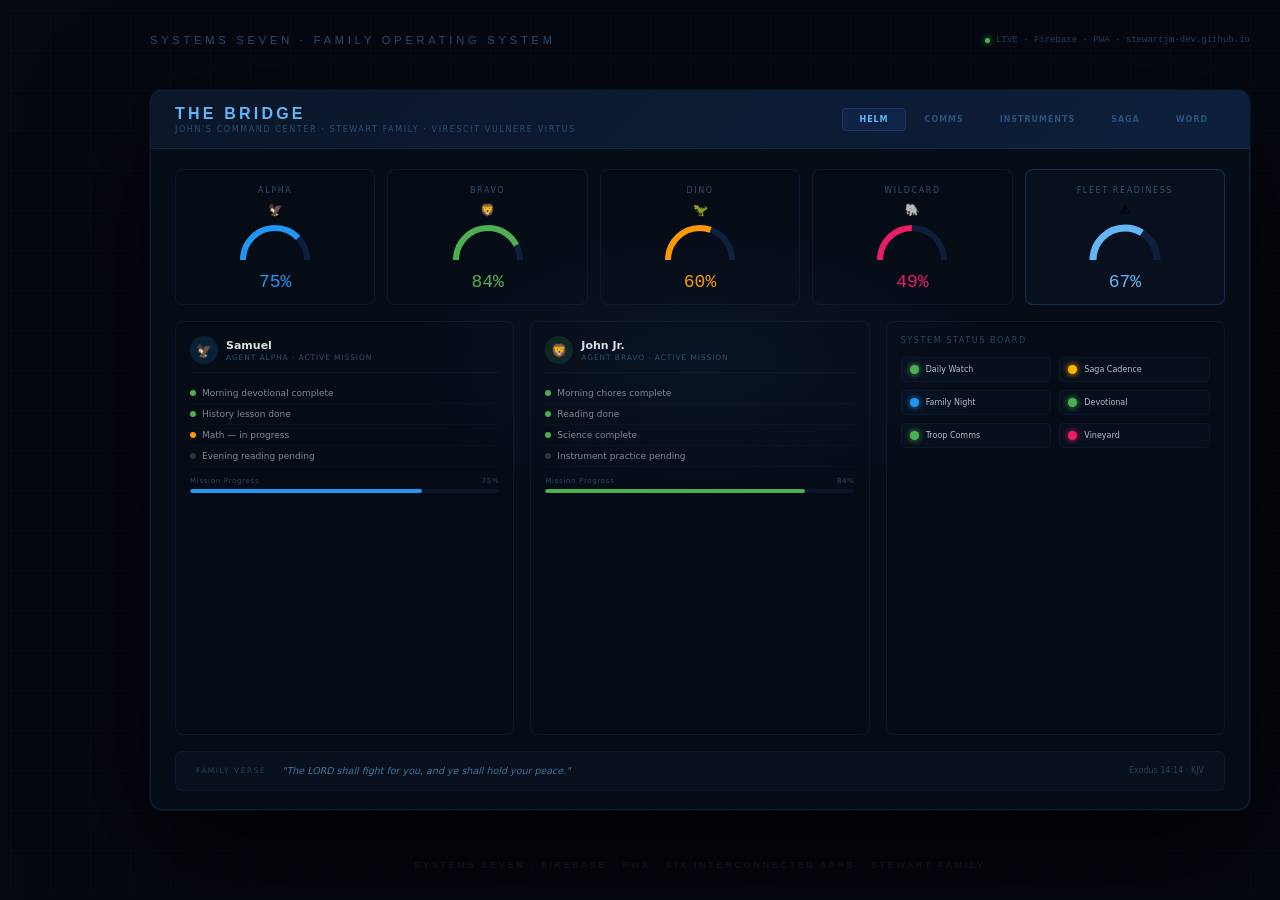
<file: systems-seven-preview2.html>
<!DOCTYPE html>
<html lang="en">
<head>
<meta charset="UTF-8"/>
<style>
* { box-sizing: border-box; margin: 0; padding: 0; }
body {
  background: #050810;
  width: 1400px;
  height: 900px;
  overflow: hidden;
  font-family: 'Inter', system-ui, sans-serif;
  display: flex;
  align-items: center;
  justify-content: center;
}
@import url('https://fonts.googleapis.com/css2?family=Oswald:wght@400;600;700&family=Share+Tech+Mono&family=Inter:wght@300;400;500&display=swap');

.scene {
  width: 1380px;
  height: 880px;
  position: relative;
  display: flex;
  flex-direction: column;
  align-items: center;
  justify-content: center;
  gap: 0;
}

/* Background grid */
.scene::before {
  content: '';
  position: absolute;
  inset: 0;
  background-image:
    linear-gradient(rgba(59,130,246,0.03) 1px, transparent 1px),
    linear-gradient(90deg, rgba(59,130,246,0.03) 1px, transparent 1px);
  background-size: 40px 40px;
  pointer-events: none;
}

/* Ambient glow */
.scene::after {
  content: '';
  position: absolute;
  top: 40%; left: 50%;
  transform: translate(-50%, -50%);
  width: 600px; height: 300px;
  background: radial-gradient(ellipse, rgba(59,130,246,0.06) 0%, transparent 70%);
  pointer-events: none;
}

/* Top label */
.top-bar {
  position: absolute;
  top: 24px;
  display: flex;
  align-items: center;
  justify-content: space-between;
  width: 1100px;
  z-index: 10;
}

.sys-title {
  font-family: 'Oswald', sans-serif;
  font-size: 11px;
  letter-spacing: 0.35em;
  text-transform: uppercase;
  color: rgba(100,181,246,0.4);
}

.sys-status {
  display: flex;
  align-items: center;
  gap: 6px;
  font-family: 'Share Tech Mono', monospace;
  font-size: 9px;
  color: rgba(100,181,246,0.3);
}

.blink {
  width: 5px; height: 5px;
  background: #4CAF50;
  border-radius: 50%;
  box-shadow: 0 0 6px #4CAF50;
  animation: blink 2s infinite;
}

/* Main monitor */
.monitor {
  width: 1100px;
  height: 720px;
  background: #070D17;
  border: 1px solid rgba(59,130,246,0.15);
  border-radius: 12px;
  overflow: hidden;
  position: relative;
  box-shadow:
    0 0 0 1px rgba(59,130,246,0.08),
    0 40px 120px rgba(0,0,0,0.9),
    inset 0 1px 0 rgba(59,130,246,0.1);
}

/* Monitor header */
.mon-header {
  background: linear-gradient(135deg, #0B1628 0%, #0D1F3C 100%);
  padding: 14px 24px;
  border-bottom: 1px solid rgba(59,130,246,0.12);
  display: flex;
  align-items: center;
  justify-content: space-between;
}

.mon-title-wrap { display: flex; flex-direction: column; gap: 2px; }

.mon-title {
  font-family: 'Oswald', sans-serif;
  font-size: 16px;
  font-weight: 700;
  letter-spacing: 0.2em;
  text-transform: uppercase;
  color: #64B5F6;
}

.mon-sub {
  font-size: 8px;
  letter-spacing: 0.2em;
  text-transform: uppercase;
  color: rgba(100,181,246,0.35);
}

.mon-tabs {
  display: flex;
  gap: 2px;
}

.mon-tab {
  padding: 6px 16px;
  font-size: 8px;
  font-weight: 600;
  letter-spacing: 0.12em;
  text-transform: uppercase;
  color: rgba(100,181,246,0.35);
  border-radius: 4px;
  border: 1px solid transparent;
}

.mon-tab.active {
  color: #64B5F6;
  background: rgba(59,130,246,0.08);
  border-color: rgba(59,130,246,0.2);
}

/* Monitor body */
.mon-body {
  padding: 20px 24px;
  display: grid;
  grid-template-columns: 1fr 1fr 1fr;
  grid-template-rows: auto 1fr auto;
  gap: 16px;
  height: calc(100% - 56px);
}

/* Gauge row */
.gauge-section {
  grid-column: 1 / -1;
  display: flex;
  gap: 12px;
  align-items: flex-end;
}

.big-gauge {
  flex: 1;
  background: #060C16;
  border: 1px solid rgba(59,130,246,0.1);
  border-radius: 8px;
  padding: 16px 12px 12px;
  text-align: center;
  position: relative;
}

.big-gauge.fleet {
  border-color: rgba(59,130,246,0.25);
  background: rgba(59,130,246,0.03);
}

.gauge-name {
  font-size: 8px;
  letter-spacing: 0.2em;
  text-transform: uppercase;
  color: rgba(100,181,246,0.4);
  margin-bottom: 8px;
}

.arc-wrap {
  width: 80px; height: 46px;
  margin: 0 auto 6px;
}

.arc-wrap svg { width: 100%; height: 100%; }

.gauge-pct {
  font-family: 'Share Tech Mono', monospace;
  font-size: 18px;
  color: #64B5F6;
}

.gauge-emoji {
  font-size: 12px;
  display: block;
  margin-bottom: 3px;
}

/* Mission panels */
.mission-panel {
  background: #060C16;
  border: 1px solid rgba(59,130,246,0.1);
  border-radius: 8px;
  padding: 14px;
  display: flex;
  flex-direction: column;
  gap: 0;
}

.mp-header {
  display: flex;
  align-items: center;
  gap: 8px;
  margin-bottom: 10px;
  padding-bottom: 8px;
  border-bottom: 1px solid rgba(59,130,246,0.08);
}

.mp-avatar {
  width: 28px; height: 28px;
  border-radius: 50%;
  display: flex;
  align-items: center;
  justify-content: center;
  font-size: 13px;
  flex-shrink: 0;
}

.mp-name {
  font-size: 11px;
  font-weight: 600;
  color: #E0E0E0;
}

.mp-code {
  font-size: 7.5px;
  letter-spacing: 0.12em;
  text-transform: uppercase;
  color: rgba(100,181,246,0.4);
  margin-top: 1px;
}

.mp-task {
  display: flex;
  align-items: center;
  gap: 6px;
  padding: 5px 0;
  border-bottom: 1px solid rgba(59,130,246,0.04);
  font-size: 9px;
  color: rgba(176,190,197,0.7);
}

.mp-task:last-of-type { border-bottom: none; }

.task-indicator {
  width: 6px; height: 6px;
  border-radius: 50%;
  flex-shrink: 0;
}

.mp-bar-wrap { margin-top: 10px; }
.mp-bar-label {
  display: flex;
  justify-content: space-between;
  font-size: 7px;
  color: rgba(100,181,246,0.35);
  letter-spacing: 0.1em;
  margin-bottom: 4px;
}

.mp-bar {
  height: 4px;
  background: rgba(59,130,246,0.08);
  border-radius: 2px;
  overflow: hidden;
}

.mp-fill {
  height: 100%;
  border-radius: 2px;
}

/* Status board */
.status-board {
  background: #060C16;
  border: 1px solid rgba(59,130,246,0.1);
  border-radius: 8px;
  padding: 14px;
}

.sb-title {
  font-size: 8px;
  letter-spacing: 0.2em;
  text-transform: uppercase;
  color: rgba(100,181,246,0.35);
  margin-bottom: 12px;
}

.sb-grid {
  display: grid;
  grid-template-columns: 1fr 1fr;
  gap: 8px;
}

.sb-lamp {
  display: flex;
  align-items: center;
  gap: 7px;
  padding: 7px 8px;
  background: rgba(59,130,246,0.03);
  border: 1px solid rgba(59,130,246,0.07);
  border-radius: 5px;
}

.lamp-dot {
  width: 9px; height: 9px;
  border-radius: 50%;
  flex-shrink: 0;
}

.sb-lamp-name {
  font-size: 8px;
  color: #B0BEC5;
}

/* Verse panel */
.verse-panel {
  grid-column: 1 / -1;
  background: rgba(59,130,246,0.03);
  border: 1px solid rgba(59,130,246,0.08);
  border-radius: 8px;
  padding: 12px 20px;
  display: flex;
  align-items: center;
  gap: 16px;
}

.verse-label {
  font-size: 7.5px;
  letter-spacing: 0.2em;
  text-transform: uppercase;
  color: rgba(100,181,246,0.3);
  white-space: nowrap;
}

.verse-text {
  font-size: 9.5px;
  font-style: italic;
  color: rgba(100,181,246,0.6);
  line-height: 1.5;
}

.verse-ref {
  font-size: 8px;
  color: rgba(100,181,246,0.3);
  white-space: nowrap;
  margin-left: auto;
}

/* Bottom label */
.bottom-label {
  position: absolute;
  bottom: 20px;
  font-family: 'Oswald', sans-serif;
  font-size: 9px;
  letter-spacing: 0.3em;
  text-transform: uppercase;
  color: rgba(255,255,255,0.08);
  z-index: 10;
}
</style>
</head>
<body>
<div class="scene">
  <div class="top-bar">
    <div class="sys-title">Systems Seven · Family Operating System</div>
    <div class="sys-status">
      <div class="blink"></div>
      LIVE · Firebase · PWA · stewartjm-dev.github.io
    </div>
  </div>

  <div class="monitor">
    <div class="mon-header">
      <div class="mon-title-wrap">
        <div class="mon-title">The Bridge</div>
        <div class="mon-sub">John's Command Center · Stewart Family · Virescit Vulnere Virtus</div>
      </div>
      <div class="mon-tabs">
        <div class="mon-tab active">Helm</div>
        <div class="mon-tab">Comms</div>
        <div class="mon-tab">Instruments</div>
        <div class="mon-tab">Saga</div>
        <div class="mon-tab">Word</div>
      </div>
    </div>

    <div class="mon-body">

      <!-- Gauge Row -->
      <div class="gauge-section">
        <div class="big-gauge">
          <div class="gauge-name">Alpha</div>
          <span class="gauge-emoji">🦅</span>
          <div class="arc-wrap">
            <svg viewBox="0 0 80 46">
              <path d="M8 40 A32 32 0 0 1 72 40" stroke="#0D1F3C" stroke-width="6" fill="none"/>
              <path d="M8 40 A32 32 0 0 1 72 40" stroke="#2196F3" stroke-width="6" fill="none" stroke-dasharray="101" stroke-dashoffset="25"/>
            </svg>
          </div>
          <div class="gauge-pct" style="color:#2196F3;">75%</div>
        </div>
        <div class="big-gauge">
          <div class="gauge-name">Bravo</div>
          <span class="gauge-emoji">🦁</span>
          <div class="arc-wrap">
            <svg viewBox="0 0 80 46">
              <path d="M8 40 A32 32 0 0 1 72 40" stroke="#0D1F3C" stroke-width="6" fill="none"/>
              <path d="M8 40 A32 32 0 0 1 72 40" stroke="#4CAF50" stroke-width="6" fill="none" stroke-dasharray="101" stroke-dashoffset="16"/>
            </svg>
          </div>
          <div class="gauge-pct" style="color:#4CAF50;">84%</div>
        </div>
        <div class="big-gauge">
          <div class="gauge-name">Dino</div>
          <span class="gauge-emoji">🦖</span>
          <div class="arc-wrap">
            <svg viewBox="0 0 80 46">
              <path d="M8 40 A32 32 0 0 1 72 40" stroke="#0D1F3C" stroke-width="6" fill="none"/>
              <path d="M8 40 A32 32 0 0 1 72 40" stroke="#FF9800" stroke-width="6" fill="none" stroke-dasharray="101" stroke-dashoffset="40"/>
            </svg>
          </div>
          <div class="gauge-pct" style="color:#FF9800;">60%</div>
        </div>
        <div class="big-gauge">
          <div class="gauge-name">Wildcard</div>
          <span class="gauge-emoji">🐘</span>
          <div class="arc-wrap">
            <svg viewBox="0 0 80 46">
              <path d="M8 40 A32 32 0 0 1 72 40" stroke="#0D1F3C" stroke-width="6" fill="none"/>
              <path d="M8 40 A32 32 0 0 1 72 40" stroke="#E91E63" stroke-width="6" fill="none" stroke-dasharray="101" stroke-dashoffset="51"/>
            </svg>
          </div>
          <div class="gauge-pct" style="color:#E91E63;">49%</div>
        </div>
        <div class="big-gauge fleet">
          <div class="gauge-name">Fleet Readiness</div>
          <span class="gauge-emoji">⚓</span>
          <div class="arc-wrap">
            <svg viewBox="0 0 80 46">
              <path d="M8 40 A32 32 0 0 1 72 40" stroke="#0D1F3C" stroke-width="7" fill="none"/>
              <path d="M8 40 A32 32 0 0 1 72 40" stroke="#64B5F6" stroke-width="7" fill="none" stroke-dasharray="101" stroke-dashoffset="33"/>
            </svg>
          </div>
          <div class="gauge-pct">67%</div>
        </div>
      </div>

      <!-- Mission Panel Alpha -->
      <div class="mission-panel">
        <div class="mp-header">
          <div class="mp-avatar" style="background:rgba(33,150,243,0.15);">🦅</div>
          <div>
            <div class="mp-name">Samuel</div>
            <div class="mp-code">Agent Alpha · Active Mission</div>
          </div>
        </div>
        <div class="mp-task"><div class="task-indicator" style="background:#4CAF50;"></div>Morning devotional complete</div>
        <div class="mp-task"><div class="task-indicator" style="background:#4CAF50;"></div>History lesson done</div>
        <div class="mp-task"><div class="task-indicator" style="background:#FF9800;"></div>Math — in progress</div>
        <div class="mp-task"><div class="task-indicator" style="background:#333;"></div>Evening reading pending</div>
        <div class="mp-bar-wrap">
          <div class="mp-bar-label"><span>Mission Progress</span><span>75%</span></div>
          <div class="mp-bar"><div class="mp-fill" style="width:75%;background:#2196F3;"></div></div>
        </div>
      </div>

      <!-- Mission Panel Bravo -->
      <div class="mission-panel">
        <div class="mp-header">
          <div class="mp-avatar" style="background:rgba(76,175,80,0.15);">🦁</div>
          <div>
            <div class="mp-name">John Jr.</div>
            <div class="mp-code">Agent Bravo · Active Mission</div>
          </div>
        </div>
        <div class="mp-task"><div class="task-indicator" style="background:#4CAF50;"></div>Morning chores complete</div>
        <div class="mp-task"><div class="task-indicator" style="background:#4CAF50;"></div>Reading done</div>
        <div class="mp-task"><div class="task-indicator" style="background:#4CAF50;"></div>Science complete</div>
        <div class="mp-task"><div class="task-indicator" style="background:#333;"></div>Instrument practice pending</div>
        <div class="mp-bar-wrap">
          <div class="mp-bar-label"><span>Mission Progress</span><span>84%</span></div>
          <div class="mp-bar"><div class="mp-fill" style="width:84%;background:#4CAF50;"></div></div>
        </div>
      </div>

      <!-- Status Board -->
      <div class="status-board">
        <div class="sb-title">System Status Board</div>
        <div class="sb-grid">
          <div class="sb-lamp"><div class="lamp-dot" style="background:#4CAF50;box-shadow:0 0 6px #4CAF50;"></div><span class="sb-lamp-name">Daily Watch</span></div>
          <div class="sb-lamp"><div class="lamp-dot" style="background:#FFB300;box-shadow:0 0 6px #FFB300;"></div><span class="sb-lamp-name">Saga Cadence</span></div>
          <div class="sb-lamp"><div class="lamp-dot" style="background:#2196F3;box-shadow:0 0 6px #2196F3;"></div><span class="sb-lamp-name">Family Night</span></div>
          <div class="sb-lamp"><div class="lamp-dot" style="background:#4CAF50;box-shadow:0 0 6px #4CAF50;"></div><span class="sb-lamp-name">Devotional</span></div>
          <div class="sb-lamp"><div class="lamp-dot" style="background:#4CAF50;box-shadow:0 0 6px #4CAF50;"></div><span class="sb-lamp-name">Troop Comms</span></div>
          <div class="sb-lamp"><div class="lamp-dot" style="background:#E91E63;box-shadow:0 0 6px #E91E63;"></div><span class="sb-lamp-name">Vineyard</span></div>
        </div>
      </div>

      <!-- Verse -->
      <div class="verse-panel">
        <div class="verse-label">Family Verse</div>
        <div class="verse-text">"The LORD shall fight for you, and ye shall hold your peace."</div>
        <div class="verse-ref">Exodus 14:14 · KJV</div>
      </div>

    </div>
  </div>

  <div class="bottom-label">Systems Seven · Firebase · PWA · Six Interconnected Apps · Stewart Family</div>
</div>
</body>
</html>
</file>
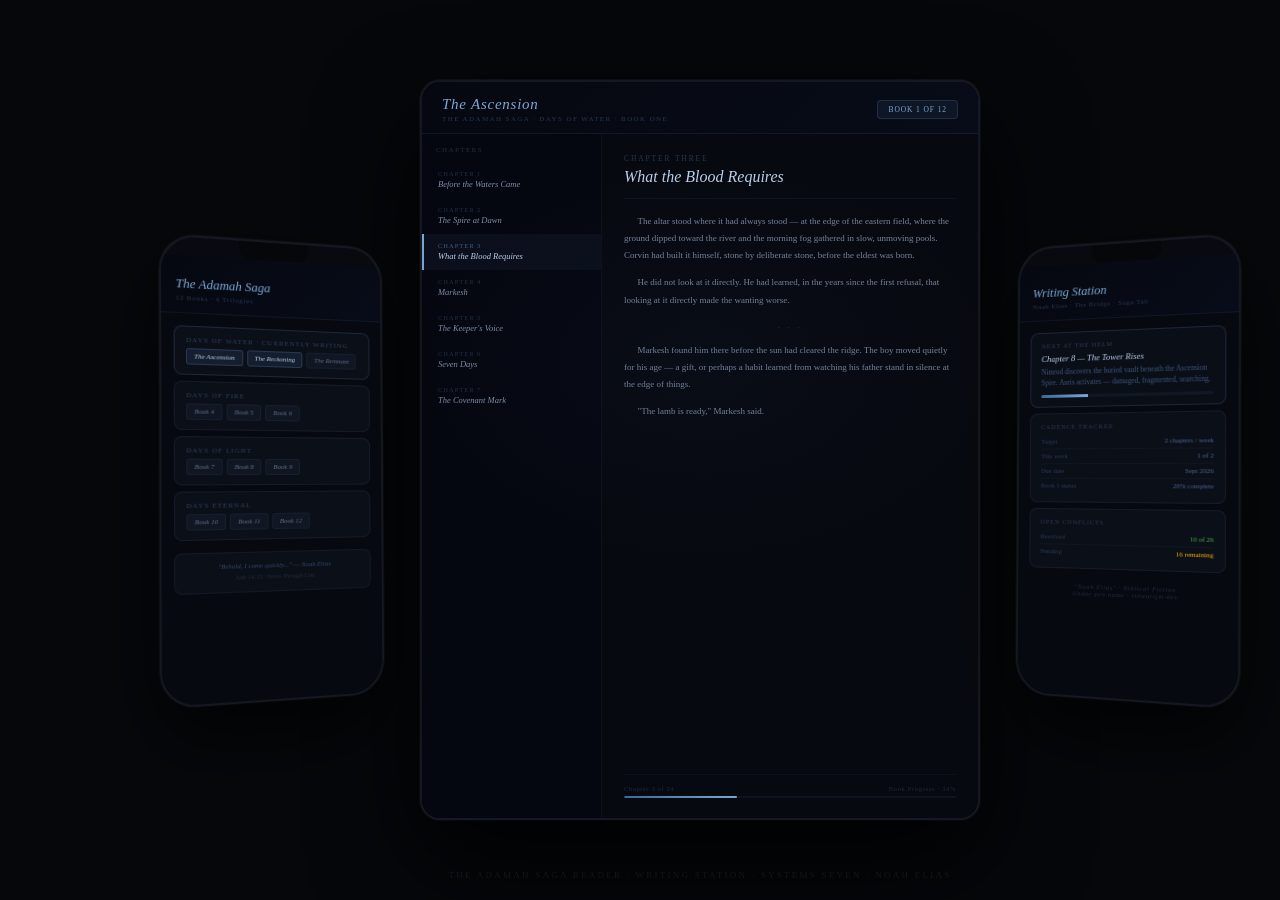
<file: systems-seven-saga.html>
<!DOCTYPE html>
<html lang="en">
<head>
<meta charset="UTF-8"/>
<style>
* { box-sizing: border-box; margin: 0; padding: 0; }
body {
  background: #05070A;
  width: 1400px;
  height: 900px;
  overflow: hidden;
  font-family: 'Georgia', serif;
  display: flex;
  align-items: center;
  justify-content: center;
}

.scene {
  width: 1380px;
  height: 880px;
  position: relative;
  display: flex;
  align-items: center;
  justify-content: center;
  gap: 30px;
}

.scene::before {
  content: '';
  position: absolute;
  top: 40%; left: 50%;
  transform: translate(-50%, -50%);
  width: 600px; height: 400px;
  background: radial-gradient(ellipse, rgba(30,60,100,0.08) 0%, transparent 70%);
  pointer-events: none;
}

/* PHONE */
.phone {
  width: 230px;
  height: 460px;
  background: #080A0F;
  border-radius: 36px;
  border: 2px solid #151820;
  overflow: hidden;
  box-shadow: 0 32px 80px rgba(0,0,0,0.85), 0 0 0 1px #0F1218;
  flex-shrink: 0;
}

.phone-notch {
  width: 72px; height: 18px;
  background: #05070A;
  border-radius: 0 0 12px 12px;
  margin: 0 auto;
}

/* TABLET */
.tablet {
  width: 560px;
  height: 740px;
  background: #080A0F;
  border-radius: 20px;
  border: 2px solid #151820;
  overflow: hidden;
  box-shadow: 0 40px 100px rgba(0,0,0,0.9), 0 0 0 1px #0F1218;
  flex-shrink: 0;
}

/* ── SAGA READER (TABLET) ── */
.saga {
  width: 100%; height: 100%;
  background: #070910;
  display: flex;
  flex-direction: column;
}

.saga-header {
  background: linear-gradient(135deg, #050810 0%, #080C18 100%);
  padding: 14px 20px 10px;
  border-bottom: 1px solid rgba(100,140,200,0.12);
  display: flex;
  align-items: center;
  justify-content: space-between;
}

.saga-title {
  font-family: 'Georgia', serif;
  font-size: 15px;
  font-style: italic;
  color: #7BA7D4;
  letter-spacing: 0.05em;
}

.saga-series {
  font-size: 7px;
  letter-spacing: 0.2em;
  text-transform: uppercase;
  color: rgba(100,140,200,0.35);
  margin-top: 2px;
}

.saga-book-badge {
  background: rgba(100,140,200,0.08);
  border: 1px solid rgba(100,140,200,0.2);
  border-radius: 4px;
  padding: 4px 10px;
  font-size: 7.5px;
  letter-spacing: 0.12em;
  text-transform: uppercase;
  color: #7BA7D4;
}

.saga-body {
  flex: 1;
  display: grid;
  grid-template-columns: 180px 1fr;
  overflow: hidden;
}

/* Chapter list sidebar */
.chapter-list {
  background: #050710;
  border-right: 1px solid rgba(100,140,200,0.08);
  padding: 12px 0;
  overflow: hidden;
}

.cl-label {
  font-size: 7px;
  letter-spacing: 0.2em;
  text-transform: uppercase;
  color: rgba(100,140,200,0.3);
  padding: 0 14px 8px;
}

.chapter-item {
  padding: 8px 14px;
  cursor: pointer;
  border-left: 2px solid transparent;
}

.chapter-item.active {
  background: rgba(100,140,200,0.06);
  border-left-color: #7BA7D4;
}

.ch-num {
  font-size: 6.5px;
  letter-spacing: 0.15em;
  text-transform: uppercase;
  color: rgba(100,140,200,0.3);
  margin-bottom: 2px;
}

.ch-title {
  font-size: 8.5px;
  font-style: italic;
  color: rgba(180,200,230,0.7);
  line-height: 1.3;
}

.chapter-item.active .ch-title { color: #B8D0E8; }
.chapter-item.active .ch-num { color: rgba(100,140,200,0.6); }

/* Reading pane */
.reading-pane {
  padding: 20px 22px;
  display: flex;
  flex-direction: column;
  gap: 0;
  overflow: hidden;
}

.rp-chapter-head {
  margin-bottom: 14px;
  padding-bottom: 12px;
  border-bottom: 1px solid rgba(100,140,200,0.08);
}

.rp-chapter-num {
  font-size: 7.5px;
  letter-spacing: 0.25em;
  text-transform: uppercase;
  color: rgba(100,140,200,0.35);
  margin-bottom: 4px;
}

.rp-chapter-title {
  font-family: 'Georgia', serif;
  font-size: 16px;
  font-style: italic;
  color: #B8D0E8;
  line-height: 1.2;
}

.rp-text p {
  font-size: 9px;
  color: rgba(180,200,230,0.65);
  line-height: 1.9;
  margin-bottom: 10px;
  text-indent: 1.5em;
}

.rp-text p.scene-break {
  text-align: center;
  text-indent: 0;
  color: rgba(100,140,200,0.3);
  letter-spacing: 0.3em;
  margin: 6px 0;
}

/* Progress bar */
.rp-progress {
  margin-top: auto;
  padding-top: 10px;
  border-top: 1px solid rgba(100,140,200,0.06);
}

.rp-prog-label {
  display: flex;
  justify-content: space-between;
  font-size: 6.5px;
  color: rgba(100,140,200,0.25);
  letter-spacing: 0.1em;
  margin-bottom: 4px;
}

.rp-prog-bar {
  height: 2px;
  background: rgba(100,140,200,0.08);
  border-radius: 1px;
  overflow: hidden;
}

.rp-prog-fill {
  height: 100%;
  width: 34%;
  background: linear-gradient(90deg, #3A6A9A, #7BA7D4);
  border-radius: 1px;
}

/* ── PHONE LEFT — Series Overview ── */
.series-overview {
  width: 100%; height: 100%;
  background: #070910;
  display: flex;
  flex-direction: column;
}

.so-header {
  background: linear-gradient(135deg, #050810 0%, #080C18 100%);
  padding: 20px 14px 10px;
  border-bottom: 1px solid rgba(100,140,200,0.1);
}

.so-title {
  font-family: 'Georgia', serif;
  font-size: 13px;
  font-style: italic;
  color: #7BA7D4;
}

.so-sub {
  font-size: 7px;
  color: rgba(100,140,200,0.35);
  margin-top: 2px;
  letter-spacing: 0.1em;
}

.so-body {
  flex: 1;
  padding: 12px;
  display: flex;
  flex-direction: column;
  gap: 6px;
  overflow: hidden;
}

.trilogy-card {
  background: rgba(100,140,200,0.04);
  border: 1px solid rgba(100,140,200,0.1);
  border-radius: 8px;
  padding: 9px 11px;
}

.trilogy-name {
  font-size: 7px;
  letter-spacing: 0.15em;
  text-transform: uppercase;
  color: rgba(100,140,200,0.4);
  margin-bottom: 4px;
}

.book-row {
  display: flex;
  gap: 4px;
}

.book-chip {
  font-size: 7px;
  padding: 3px 7px;
  border-radius: 3px;
  font-style: italic;
  color: rgba(180,200,230,0.5);
  background: rgba(100,140,200,0.06);
  border: 1px solid rgba(100,140,200,0.08);
}

.book-chip.active {
  color: #B8D0E8;
  background: rgba(100,140,200,0.12);
  border-color: rgba(100,140,200,0.25);
}

.so-verse {
  margin-top: 6px;
  padding: 8px 10px;
  background: rgba(100,140,200,0.04);
  border: 1px solid rgba(100,140,200,0.08);
  border-radius: 8px;
  font-size: 7px;
  font-style: italic;
  color: rgba(100,140,200,0.45);
  line-height: 1.6;
  text-align: center;
}

/* ── PHONE RIGHT — Writing Station ── */
.writing {
  width: 100%; height: 100%;
  background: #070910;
  display: flex;
  flex-direction: column;
}

.wr-header {
  background: linear-gradient(135deg, #050810 0%, #080C18 100%);
  padding: 20px 14px 10px;
  border-bottom: 1px solid rgba(100,140,200,0.1);
}

.wr-title {
  font-family: 'Georgia', serif;
  font-size: 13px;
  font-style: italic;
  color: #7BA7D4;
}

.wr-sub {
  font-size: 7px;
  color: rgba(100,140,200,0.35);
  margin-top: 2px;
  letter-spacing: 0.1em;
}

.wr-body {
  flex: 1;
  padding: 12px;
  display: flex;
  flex-direction: column;
  gap: 6px;
}

.wr-card {
  background: rgba(100,140,200,0.04);
  border: 1px solid rgba(100,140,200,0.1);
  border-radius: 8px;
  padding: 9px 11px;
}

.wr-card-title {
  font-size: 6.5px;
  letter-spacing: 0.15em;
  text-transform: uppercase;
  color: rgba(100,140,200,0.35);
  margin-bottom: 5px;
}

.wr-next {
  font-size: 9px;
  font-style: italic;
  color: #B8D0E8;
  margin-bottom: 3px;
}

.wr-beat {
  font-size: 7.5px;
  color: rgba(100,140,200,0.55);
  line-height: 1.5;
}

.wr-progress {
  height: 3px;
  background: rgba(100,140,200,0.08);
  border-radius: 2px;
  margin-top: 6px;
  overflow: hidden;
}

.wr-prog-fill {
  height: 100%;
  width: 28%;
  background: linear-gradient(90deg, #3A6A9A, #7BA7D4);
}

.wr-stat-row {
  display: flex;
  justify-content: space-between;
  font-size: 7px;
  color: rgba(100,140,200,0.35);
  padding: 3px 0;
  border-bottom: 1px solid rgba(100,140,200,0.05);
}
.wr-stat-row:last-child { border-bottom: none; }
.wr-stat-val { color: rgba(100,140,200,0.7); }

.preview-label {
  position: absolute;
  bottom: 10px;
  left: 50%;
  transform: translateX(-50%);
  font-size: 9px;
  letter-spacing: 0.25em;
  text-transform: uppercase;
  color: rgba(255,255,255,0.07);
  white-space: nowrap;
  font-family: Georgia, serif;
}
</style>
</head>
<body>
<div class="scene">

  <!-- PHONE LEFT — Series Overview -->
  <div class="phone" style="transform: perspective(800px) rotateY(14deg) rotateX(1deg); margin-top: 40px;">
    <div class="phone-notch"></div>
    <div class="series-overview">
      <div class="so-header">
        <div class="so-title">The Adamah Saga</div>
        <div class="so-sub">12 Books · 4 Trilogies</div>
      </div>
      <div class="so-body">
        <div class="trilogy-card" style="border-color:rgba(100,140,200,0.2);">
          <div class="trilogy-name">Days of Water · Currently Writing</div>
          <div class="book-row">
            <div class="book-chip active">The Ascension</div>
            <div class="book-chip active">The Reckoning</div>
            <div class="book-chip">The Remnant</div>
          </div>
        </div>
        <div class="trilogy-card">
          <div class="trilogy-name">Days of Fire</div>
          <div class="book-row">
            <div class="book-chip">Book 4</div>
            <div class="book-chip">Book 5</div>
            <div class="book-chip">Book 6</div>
          </div>
        </div>
        <div class="trilogy-card">
          <div class="trilogy-name">Days of Light</div>
          <div class="book-row">
            <div class="book-chip">Book 7</div>
            <div class="book-chip">Book 8</div>
            <div class="book-chip">Book 9</div>
          </div>
        </div>
        <div class="trilogy-card">
          <div class="trilogy-name">Days Eternal</div>
          <div class="book-row">
            <div class="book-chip">Book 10</div>
            <div class="book-chip">Book 11</div>
            <div class="book-chip">Book 12</div>
          </div>
        </div>
        <div class="so-verse">"Behold, I come quickly..." — Noah Elias<br><span style="opacity:0.5;font-size:6px;">Jude 14–15 · Series Through-Line</span></div>
      </div>
    </div>
  </div>

  <!-- TABLET CENTER — Reader -->
  <div class="tablet">
    <div class="saga">
      <div class="saga-header">
        <div>
          <div class="saga-title">The Ascension</div>
          <div class="saga-series">The Adamah Saga · Days of Water · Book One</div>
        </div>
        <div class="saga-book-badge">Book 1 of 12</div>
      </div>
      <div class="saga-body">
        <div class="chapter-list">
          <div class="cl-label">Chapters</div>
          <div class="chapter-item">
            <div class="ch-num">Chapter 1</div>
            <div class="ch-title">Before the Waters Came</div>
          </div>
          <div class="chapter-item">
            <div class="ch-num">Chapter 2</div>
            <div class="ch-title">The Spire at Dawn</div>
          </div>
          <div class="chapter-item active">
            <div class="ch-num">Chapter 3</div>
            <div class="ch-title">What the Blood Requires</div>
          </div>
          <div class="chapter-item">
            <div class="ch-num">Chapter 4</div>
            <div class="ch-title">Markesh</div>
          </div>
          <div class="chapter-item">
            <div class="ch-num">Chapter 5</div>
            <div class="ch-title">The Keeper's Voice</div>
          </div>
          <div class="chapter-item">
            <div class="ch-num">Chapter 6</div>
            <div class="ch-title">Seven Days</div>
          </div>
          <div class="chapter-item">
            <div class="ch-num">Chapter 7</div>
            <div class="ch-title">The Covenant Mark</div>
          </div>
        </div>
        <div class="reading-pane">
          <div class="rp-chapter-head">
            <div class="rp-chapter-num">Chapter Three</div>
            <div class="rp-chapter-title">What the Blood Requires</div>
          </div>
          <div class="rp-text">
            <p>The altar stood where it had always stood — at the edge of the eastern field, where the ground dipped toward the river and the morning fog gathered in slow, unmoving pools. Corvin had built it himself, stone by deliberate stone, before the eldest was born.</p>
            <p>He did not look at it directly. He had learned, in the years since the first refusal, that looking at it directly made the wanting worse.</p>
            <p class="scene-break">· · ·</p>
            <p>Markesh found him there before the sun had cleared the ridge. The boy moved quietly for his age — a gift, or perhaps a habit learned from watching his father stand in silence at the edge of things.</p>
            <p>"The lamb is ready," Markesh said.</p>
          </div>
          <div class="rp-progress">
            <div class="rp-prog-label">
              <span>Chapter 3 of 24</span>
              <span>Book Progress · 34%</span>
            </div>
            <div class="rp-prog-bar"><div class="rp-prog-fill"></div></div>
          </div>
        </div>
      </div>
    </div>
  </div>

  <!-- PHONE RIGHT — Writing Station -->
  <div class="phone" style="transform: perspective(800px) rotateY(-14deg) rotateX(1deg); margin-top: 40px;">
    <div class="phone-notch"></div>
    <div class="writing">
      <div class="wr-header">
        <div class="wr-title">Writing Station</div>
        <div class="wr-sub">Noah Elias · The Bridge · Saga Tab</div>
      </div>
      <div class="wr-body">
        <div class="wr-card" style="border-color:rgba(100,140,200,0.2);">
          <div class="wr-card-title">Next at the Helm</div>
          <div class="wr-next">Chapter 8 — The Tower Rises</div>
          <div class="wr-beat">Nimrod discovers the buried vault beneath the Ascension Spire. Auris activates — damaged, fragmented, searching.</div>
          <div class="wr-progress"><div class="wr-prog-fill"></div></div>
        </div>
        <div class="wr-card">
          <div class="wr-card-title">Cadence Tracker</div>
          <div class="wr-stat-row"><span>Target</span><span class="wr-stat-val">2 chapters / week</span></div>
          <div class="wr-stat-row"><span>This week</span><span class="wr-stat-val">1 of 2</span></div>
          <div class="wr-stat-row"><span>Due date</span><span class="wr-stat-val">Sept 2026</span></div>
          <div class="wr-stat-row"><span>Book 1 status</span><span class="wr-stat-val">28% complete</span></div>
        </div>
        <div class="wr-card">
          <div class="wr-card-title">Open Conflicts</div>
          <div class="wr-stat-row"><span>Resolved</span><span class="wr-stat-val" style="color:#4CAF50;">10 of 26</span></div>
          <div class="wr-stat-row"><span>Pending</span><span class="wr-stat-val" style="color:#FFB300;">16 remaining</span></div>
        </div>
        <div style="padding:8px;text-align:center;">
          <div style="font-size:6.5px;letter-spacing:0.12em;color:rgba(100,140,200,0.25);font-style:italic;">"Noah Elias" · Biblical Fiction<br>Under pen name · stewartjm-dev</div>
        </div>
      </div>
    </div>
  </div>

  <div class="preview-label">The Adamah Saga Reader · Writing Station · Systems Seven · Noah Elias</div>
</div>
</body>
</html>
</file>
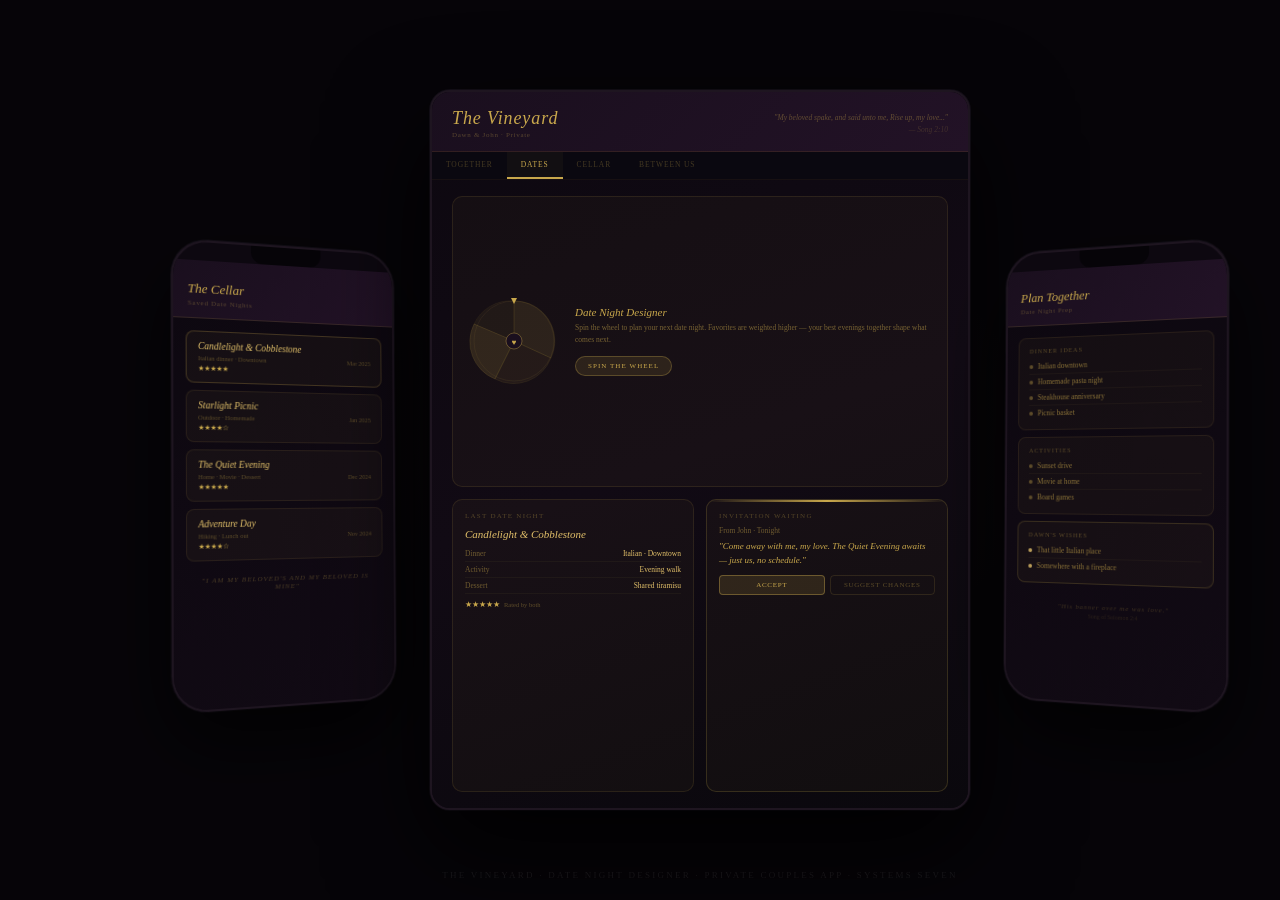
<file: systems-seven-vineyard.html>
<!DOCTYPE html>
<html lang="en">
<head>
<meta charset="UTF-8"/>
<style>
* { box-sizing: border-box; margin: 0; padding: 0; }
body {
  background: #060408;
  width: 1400px;
  height: 900px;
  overflow: hidden;
  font-family: 'Georgia', serif;
  display: flex;
  align-items: center;
  justify-content: center;
}

.scene {
  width: 1380px;
  height: 880px;
  position: relative;
  display: flex;
  align-items: center;
  justify-content: center;
  gap: 28px;
}

/* Warm ambient glow */
.scene::before {
  content: '';
  position: absolute;
  top: 50%; left: 50%;
  transform: translate(-50%, -50%);
  width: 700px; height: 500px;
  background: radial-gradient(ellipse, rgba(139,90,43,0.07) 0%, transparent 70%);
  pointer-events: none;
}

/* PHONE FRAME */
.phone {
  width: 230px;
  height: 460px;
  background: #0D0810;
  border-radius: 36px;
  border: 2px solid #1E1520;
  overflow: hidden;
  position: relative;
  box-shadow: 0 32px 80px rgba(0,0,0,0.85), 0 0 0 1px #140F18;
  flex-shrink: 0;
}

.phone-notch {
  width: 72px; height: 18px;
  background: #060408;
  border-radius: 0 0 12px 12px;
  margin: 0 auto;
  position: relative;
  z-index: 10;
}

/* TABLET FRAME */
.tablet {
  width: 540px;
  height: 720px;
  background: #0D0810;
  border-radius: 20px;
  border: 2px solid #1E1520;
  overflow: hidden;
  position: relative;
  box-shadow: 0 40px 100px rgba(0,0,0,0.9), 0 0 0 1px #140F18;
  flex-shrink: 0;
}

/* ── VINEYARD MAIN (TABLET) ── */
.vineyard {
  width: 100%; height: 100%;
  background: linear-gradient(160deg, #0D0810 0%, #110A14 50%, #0A080D 100%);
  display: flex;
  flex-direction: column;
}

.v-header {
  background: linear-gradient(135deg, #1A0F1E 0%, #221226 100%);
  padding: 16px 20px 12px;
  border-bottom: 1px solid rgba(139,90,43,0.2);
  display: flex;
  align-items: center;
  justify-content: space-between;
}

.v-title {
  font-family: 'Georgia', serif;
  font-size: 18px;
  font-weight: 400;
  font-style: italic;
  color: #C9A84C;
  letter-spacing: 0.05em;
}

.v-verse {
  font-size: 7.5px;
  color: rgba(201,168,76,0.4);
  font-style: italic;
  text-align: right;
  max-width: 180px;
  line-height: 1.5;
}

.v-tabs {
  display: flex;
  background: #0A0810;
  border-bottom: 1px solid rgba(139,90,43,0.1);
}

.v-tab {
  padding: 8px 14px;
  font-size: 7.5px;
  letter-spacing: 0.12em;
  text-transform: uppercase;
  color: rgba(201,168,76,0.3);
  border-bottom: 2px solid transparent;
  font-family: 'Georgia', serif;
}

.v-tab.active {
  color: #C9A84C;
  border-bottom-color: #C9A84C;
  background: rgba(201,168,76,0.04);
}

.v-body {
  flex: 1;
  padding: 16px 20px;
  display: grid;
  grid-template-columns: 1fr 1fr;
  gap: 12px;
  overflow: hidden;
}

/* Spinning wheel */
.wheel-card {
  grid-column: 1 / -1;
  background: rgba(201,168,76,0.04);
  border: 1px solid rgba(201,168,76,0.12);
  border-radius: 10px;
  padding: 14px 16px;
  display: flex;
  align-items: center;
  gap: 16px;
}

.wheel-visual {
  width: 90px; height: 90px;
  flex-shrink: 0;
  position: relative;
}

.wheel-visual svg { width: 100%; height: 100%; }

.wheel-info { flex: 1; }

.wheel-title {
  font-family: 'Georgia', serif;
  font-size: 11px;
  color: #C9A84C;
  font-style: italic;
  margin-bottom: 4px;
}

.wheel-desc {
  font-size: 7.5px;
  color: rgba(201,168,76,0.55);
  line-height: 1.6;
  margin-bottom: 8px;
}

.wheel-btn {
  display: inline-block;
  background: rgba(201,168,76,0.12);
  border: 1px solid rgba(201,168,76,0.3);
  color: #C9A84C;
  font-size: 7px;
  letter-spacing: 0.15em;
  text-transform: uppercase;
  padding: 5px 12px;
  border-radius: 20px;
}

/* Date card */
.date-card {
  background: rgba(201,168,76,0.04);
  border: 1px solid rgba(201,168,76,0.12);
  border-radius: 10px;
  padding: 12px;
}

.dc-label {
  font-size: 7px;
  letter-spacing: 0.18em;
  text-transform: uppercase;
  color: rgba(201,168,76,0.35);
  margin-bottom: 8px;
}

.dc-night {
  font-family: 'Georgia', serif;
  font-size: 11px;
  font-style: italic;
  color: #E2C06A;
  margin-bottom: 6px;
}

.dc-detail {
  font-size: 7.5px;
  color: rgba(201,168,76,0.5);
  padding: 3px 0;
  border-bottom: 1px solid rgba(201,168,76,0.05);
  display: flex;
  justify-content: space-between;
}
.dc-detail:last-of-type { border-bottom: none; }

.dc-stars {
  color: #C9A84C;
  font-size: 8px;
  margin-top: 6px;
}

/* Invite card */
.invite-card {
  background: rgba(201,168,76,0.04);
  border: 1px solid rgba(201,168,76,0.2);
  border-radius: 10px;
  padding: 12px;
  position: relative;
  overflow: hidden;
}

.invite-card::before {
  content: '';
  position: absolute;
  top: 0; left: 0; right: 0;
  height: 2px;
  background: linear-gradient(90deg, transparent, #C9A84C, transparent);
}

.ic-label {
  font-size: 7px;
  letter-spacing: 0.18em;
  text-transform: uppercase;
  color: rgba(201,168,76,0.35);
  margin-bottom: 6px;
}

.ic-from {
  font-size: 7.5px;
  color: rgba(201,168,76,0.6);
  margin-bottom: 4px;
}

.ic-message {
  font-family: 'Georgia', serif;
  font-size: 9px;
  font-style: italic;
  color: #C9A84C;
  line-height: 1.6;
  margin-bottom: 8px;
}

.ic-actions {
  display: flex;
  gap: 5px;
}

.ic-btn {
  flex: 1;
  padding: 5px;
  text-align: center;
  font-size: 7px;
  letter-spacing: 0.1em;
  text-transform: uppercase;
  border-radius: 4px;
}

.ic-btn.accept {
  background: rgba(201,168,76,0.15);
  border: 1px solid rgba(201,168,76,0.4);
  color: #C9A84C;
}

.ic-btn.counter {
  background: transparent;
  border: 1px solid rgba(201,168,76,0.15);
  color: rgba(201,168,76,0.4);
}

/* ── PHONE LEFT — Saved Nights ── */
.saved-nights {
  width: 100%; height: 100%;
  background: linear-gradient(160deg, #0D0810 0%, #110A14 100%);
  display: flex;
  flex-direction: column;
}

.sn-header {
  background: linear-gradient(135deg, #1A0F1E 0%, #221226 100%);
  padding: 20px 14px 10px;
  border-bottom: 1px solid rgba(201,168,76,0.15);
}

.sn-title {
  font-family: 'Georgia', serif;
  font-size: 13px;
  font-style: italic;
  color: #C9A84C;
}

.sn-sub {
  font-size: 7px;
  color: rgba(201,168,76,0.35);
  margin-top: 2px;
  letter-spacing: 0.1em;
}

.sn-body {
  flex: 1;
  padding: 12px;
  display: flex;
  flex-direction: column;
  gap: 7px;
  overflow: hidden;
}

.sn-card {
  background: rgba(201,168,76,0.04);
  border: 1px solid rgba(201,168,76,0.1);
  border-radius: 8px;
  padding: 9px 11px;
}

.sn-name {
  font-family: 'Georgia', serif;
  font-size: 9.5px;
  font-style: italic;
  color: #E2C06A;
  margin-bottom: 3px;
}

.sn-meta {
  font-size: 6.5px;
  color: rgba(201,168,76,0.4);
  display: flex;
  justify-content: space-between;
}

.sn-rating { color: #C9A84C; font-size: 7px; margin-top: 3px; }

/* ── PHONE RIGHT — Planning ── */
.planning {
  width: 100%; height: 100%;
  background: linear-gradient(160deg, #0D0810 0%, #110A14 100%);
  display: flex;
  flex-direction: column;
}

.pl-header {
  background: linear-gradient(135deg, #1A0F1E 0%, #221226 100%);
  padding: 20px 14px 10px;
  border-bottom: 1px solid rgba(201,168,76,0.15);
}

.pl-title {
  font-family: 'Georgia', serif;
  font-size: 13px;
  font-style: italic;
  color: #C9A84C;
}

.pl-sub {
  font-size: 7px;
  color: rgba(201,168,76,0.35);
  margin-top: 2px;
  letter-spacing: 0.1em;
}

.pl-body {
  flex: 1;
  padding: 12px;
  display: flex;
  flex-direction: column;
  gap: 7px;
}

.pl-section {
  background: rgba(201,168,76,0.04);
  border: 1px solid rgba(201,168,76,0.1);
  border-radius: 8px;
  padding: 9px 11px;
}

.pl-sec-title {
  font-size: 6.5px;
  letter-spacing: 0.15em;
  text-transform: uppercase;
  color: rgba(201,168,76,0.4);
  margin-bottom: 5px;
}

.pl-item {
  font-size: 7.5px;
  color: rgba(201,168,76,0.65);
  padding: 3px 0;
  border-bottom: 1px solid rgba(201,168,76,0.05);
  display: flex;
  align-items: center;
  gap: 5px;
}
.pl-item:last-child { border-bottom: none; }

.pl-dot {
  width: 4px; height: 4px;
  border-radius: 50%;
  background: #C9A84C;
  opacity: 0.4;
  flex-shrink: 0;
}

.preview-label {
  position: absolute;
  bottom: 10px;
  left: 50%;
  transform: translateX(-50%);
  font-size: 9px;
  letter-spacing: 0.25em;
  text-transform: uppercase;
  color: rgba(255,255,255,0.07);
  white-space: nowrap;
  font-family: Georgia, serif;
}
</style>
</head>
<body>
<div class="scene">

  <!-- PHONE LEFT — Saved Nights -->
  <div class="phone" style="transform: perspective(800px) rotateY(14deg) rotateX(1deg); margin-top: 50px;">
    <div class="phone-notch"></div>
    <div class="saved-nights">
      <div class="sn-header">
        <div class="sn-title">The Cellar</div>
        <div class="sn-sub">Saved Date Nights</div>
      </div>
      <div class="sn-body">
        <div class="sn-card" style="border-color:rgba(201,168,76,0.25);">
          <div class="sn-name">Candlelight & Cobblestone</div>
          <div class="sn-meta"><span>Italian dinner · Downtown</span><span>Mar 2025</span></div>
          <div class="sn-rating">★★★★★</div>
        </div>
        <div class="sn-card">
          <div class="sn-name">Starlight Picnic</div>
          <div class="sn-meta"><span>Outdoor · Homemade</span><span>Jan 2025</span></div>
          <div class="sn-rating">★★★★☆</div>
        </div>
        <div class="sn-card">
          <div class="sn-name">The Quiet Evening</div>
          <div class="sn-meta"><span>Home · Movie · Dessert</span><span>Dec 2024</span></div>
          <div class="sn-rating">★★★★★</div>
        </div>
        <div class="sn-card">
          <div class="sn-name">Adventure Day</div>
          <div class="sn-meta"><span>Hiking · Lunch out</span><span>Nov 2024</span></div>
          <div class="sn-rating">★★★★☆</div>
        </div>
        <div style="padding:8px;text-align:center;">
          <div style="font-size:7px;letter-spacing:0.15em;text-transform:uppercase;color:rgba(201,168,76,0.3);font-style:italic;">"I am my beloved's and my beloved is mine"</div>
        </div>
      </div>
    </div>
  </div>

  <!-- TABLET CENTER — Main Vineyard -->
  <div class="tablet">
    <div class="vineyard">
      <div class="v-header">
        <div>
          <div class="v-title">The Vineyard</div>
          <div style="font-size:7px;color:rgba(201,168,76,0.35);margin-top:2px;letter-spacing:0.1em;">Dawn & John · Private</div>
        </div>
        <div class="v-verse">"My beloved spake, and said unto me, Rise up, my love..."<br><span style="opacity:0.5;">— Song 2:10</span></div>
      </div>
      <div class="v-tabs">
        <div class="v-tab">Together</div>
        <div class="v-tab active">Dates</div>
        <div class="v-tab">Cellar</div>
        <div class="v-tab">Between Us</div>
      </div>
      <div class="v-body">

        <!-- Spinning Wheel -->
        <div class="wheel-card">
          <div class="wheel-visual">
            <svg viewBox="0 0 90 90">
              <circle cx="45" cy="45" r="40" fill="none" stroke="rgba(201,168,76,0.08)" stroke-width="1"/>
              <!-- Wheel segments -->
              <path d="M45 45 L45 5 A40 40 0 0 1 82 62 Z" fill="rgba(201,168,76,0.12)" stroke="rgba(201,168,76,0.2)" stroke-width="0.5"/>
              <path d="M45 45 L82 62 A40 40 0 0 1 26 83 Z" fill="rgba(201,168,76,0.08)" stroke="rgba(201,168,76,0.15)" stroke-width="0.5"/>
              <path d="M45 45 L26 83 A40 40 0 0 1 5 28 Z" fill="rgba(201,168,76,0.15)" stroke="rgba(201,168,76,0.25)" stroke-width="0.5"/>
              <path d="M45 45 L5 28 A40 40 0 0 1 45 5 Z" fill="rgba(201,168,76,0.06)" stroke="rgba(201,168,76,0.12)" stroke-width="0.5"/>
              <!-- Center -->
              <circle cx="45" cy="45" r="8" fill="#1A0F1E" stroke="rgba(201,168,76,0.4)" stroke-width="1"/>
              <text x="45" y="49" text-anchor="middle" font-size="8" fill="#C9A84C">♥</text>
              <!-- Pointer -->
              <polygon points="45,8 42,2 48,2" fill="#C9A84C"/>
            </svg>
          </div>
          <div class="wheel-info">
            <div class="wheel-title">Date Night Designer</div>
            <div class="wheel-desc">Spin the wheel to plan your next date night. Favorites are weighted higher — your best evenings together shape what comes next.</div>
            <div class="wheel-btn">Spin the Wheel</div>
          </div>
        </div>

        <!-- Last Date Card -->
        <div class="date-card">
          <div class="dc-label">Last Date Night</div>
          <div class="dc-night">Candlelight & Cobblestone</div>
          <div class="dc-detail"><span>Dinner</span><span style="color:#E2C06A;">Italian · Downtown</span></div>
          <div class="dc-detail"><span>Activity</span><span style="color:#E2C06A;">Evening walk</span></div>
          <div class="dc-detail"><span>Dessert</span><span style="color:#E2C06A;">Shared tiramisu</span></div>
          <div class="dc-stars">★★★★★ &nbsp;<span style="font-size:6.5px;color:rgba(201,168,76,0.4);">Rated by both</span></div>
        </div>

        <!-- Invitation -->
        <div class="invite-card">
          <div class="ic-label">Invitation Waiting</div>
          <div class="ic-from" style="color:rgba(201,168,76,0.5);">From John · Tonight</div>
          <div class="ic-message">"Come away with me, my love. The Quiet Evening awaits — just us, no schedule."</div>
          <div class="ic-actions">
            <div class="ic-btn accept">Accept</div>
            <div class="ic-btn counter">Suggest Changes</div>
          </div>
        </div>

      </div>
    </div>
  </div>

  <!-- PHONE RIGHT — Planning -->
  <div class="phone" style="transform: perspective(800px) rotateY(-14deg) rotateX(1deg); margin-top: 50px;">
    <div class="phone-notch"></div>
    <div class="planning">
      <div class="pl-header">
        <div class="pl-title">Plan Together</div>
        <div class="pl-sub">Date Night Prep</div>
      </div>
      <div class="pl-body">
        <div class="pl-section">
          <div class="pl-sec-title">Dinner Ideas</div>
          <div class="pl-item"><div class="pl-dot"></div>Italian downtown</div>
          <div class="pl-item"><div class="pl-dot"></div>Homemade pasta night</div>
          <div class="pl-item"><div class="pl-dot"></div>Steakhouse anniversary</div>
          <div class="pl-item"><div class="pl-dot"></div>Picnic basket</div>
        </div>
        <div class="pl-section">
          <div class="pl-sec-title">Activities</div>
          <div class="pl-item"><div class="pl-dot"></div>Sunset drive</div>
          <div class="pl-item"><div class="pl-dot"></div>Movie at home</div>
          <div class="pl-item"><div class="pl-dot"></div>Board games</div>
        </div>
        <div class="pl-section" style="border-color:rgba(201,168,76,0.2);">
          <div class="pl-sec-title">Dawn's Wishes</div>
          <div class="pl-item"><div class="pl-dot" style="background:#E2C06A;opacity:0.8;"></div>That little Italian place</div>
          <div class="pl-item"><div class="pl-dot" style="background:#E2C06A;opacity:0.8;"></div>Somewhere with a fireplace</div>
        </div>
        <div style="padding:8px;text-align:center;margin-top:4px;">
          <div style="font-size:7px;letter-spacing:0.12em;color:rgba(201,168,76,0.25);font-style:italic;">"His banner over me was love."</div>
          <div style="font-size:6px;color:rgba(201,168,76,0.15);margin-top:2px;">Song of Solomon 2:4</div>
        </div>
      </div>
    </div>
  </div>

  <div class="preview-label">The Vineyard · Date Night Designer · Private Couples App · Systems Seven</div>
</div>
</body>
</html>
</file>
<file: css/style.css>
*, *::before, *::after { box-sizing: border-box; margin: 0; padding: 0; }

    :root {
      --black:      #111318;
      --black-mid:  #1A1D24;
      --black-card: #1E2128;
      --red:        #E8322A;
      --gold:       #C9A84C;
      --gold-light: #E2C06A;
      --gold-dim:   #B8963E;
      --white:      #FFFFFF;
      --white-dim:  #C0C4CC;
      --border:     rgba(255,255,255,0.07);
      --border-gold:rgba(201,168,76,0.2);
    }

    html { scroll-behavior: smooth; }

    body {
      background:
        radial-gradient(ellipse 900px 600px at 15% 0%, rgba(201,168,76,0.05), transparent 60%),
        radial-gradient(ellipse 800px 700px at 100% 40%, rgba(201,168,76,0.04), transparent 55%),
        radial-gradient(ellipse 1000px 800px at 0% 100%, rgba(255,255,255,0.025), transparent 60%),
        var(--black);
      color: var(--white);
      font-family: 'Inter', system-ui, sans-serif;
      font-size: 1rem;
      line-height: 1.6;
      -webkit-font-smoothing: antialiased;
    }

    /* ── NAV ── */
    nav {
      position: sticky;
      top: 0;
      z-index: 100;
      background: rgba(17,19,24,0.97);
      border-bottom: 1px solid var(--border);
      padding: 0.6rem 1.5rem;
      display: flex;
      align-items: center;
      justify-content: space-between;
      backdrop-filter: blur(8px);
    }

    .nav-logo img { height: 56px; width: auto; display: block; }

    .nav-toggle {
      display: none;
      flex-direction: column;
      justify-content: center;
      gap: 5px;
      width: 40px;
      height: 40px;
      background: none;
      border: none;
      cursor: pointer;
      padding: 0;
      z-index: 101;
      position: relative;
    }
    .nav-toggle span {
      display: block;
      width: 100%;
      height: 2px;
      background: var(--gold);
      transition: transform 0.25s ease, opacity 0.2s ease;
    }
    .nav-toggle[aria-expanded="true"] span:nth-child(1) { transform: translateY(7px) rotate(45deg); }
    .nav-toggle[aria-expanded="true"] span:nth-child(2) { opacity: 0; }
    .nav-toggle[aria-expanded="true"] span:nth-child(3) { transform: translateY(-7px) rotate(-45deg); }
    .nav-toggle:focus-visible { outline: 2px solid var(--gold); outline-offset: 4px; }

    .nav-links { display: flex; gap: 1.8rem; list-style: none; }
    .nav-links a {
      font-size: 0.72rem;
      font-weight: 500;
      letter-spacing: 0.1em;
      text-transform: uppercase;
      color: var(--white-dim);
      text-decoration: none;
      transition: color 0.2s;
    }
    .nav-links a:hover { color: var(--gold); }
    .nav-links a[aria-current="page"] { color: var(--gold); }
    .nav-links a:focus-visible { outline: 2px solid var(--gold); outline-offset: 3px; }

    .nav-scrim {
      display: none;
      position: fixed;
      inset: 0;
      background: rgba(0,0,0,0.6);
      z-index: 99;
      opacity: 0;
      transition: opacity 0.25s ease;
    }
    .nav-scrim.open { display: block; opacity: 1; }

    /* ── Quote form (Contact page) ── */
    .quote-form { max-width: 560px; margin-top: 1rem; }
    .quote-field { margin-bottom: 1.4rem; }
    .quote-field label {
      display: block;
      font-size: 0.72rem;
      letter-spacing: 0.08em;
      text-transform: uppercase;
      color: var(--white-dim);
      margin-bottom: 0.5rem;
    }
    .quote-field input,
    .quote-field textarea {
      width: 100%;
      font-family: 'Inter', sans-serif;
      font-size: 0.95rem;
      color: var(--white);
      background: var(--black-card);
      border: 1px solid var(--border);
      padding: 0.7rem 0.9rem;
      border-radius: 2px;
    }
    .quote-field input:focus, .quote-field textarea:focus {
      outline: none;
      border-color: var(--border-gold);
    }
    .quote-field textarea { resize: vertical; min-height: 110px; }
    .quote-note { font-size: 0.82rem; color: var(--white-dim); margin-top: 1rem; }

    /* ── About page ── */
    .about-photo-row { display: flex; gap: 2rem; align-items: flex-start; flex-wrap: wrap; margin-bottom: 2rem; }
    .about-photo {
      width: 160px; height: 160px; border-radius: 4px; flex-shrink: 0;
      background: var(--black-card); border: 1px solid var(--border-gold);
      display: flex; align-items: center; justify-content: center;
      font-family: 'Bebas Neue', sans-serif; font-size: 2.4rem; color: var(--gold);
    }
    .about-values { display: grid; gap: 1.2rem; margin-top: 2rem; }
    .about-value { border-left: 2px solid var(--gold); padding-left: 1.2rem; }
    .about-value strong { color: var(--white); display: block; margin-bottom: 0.3rem; }
    .about-value p { color: var(--white-dim); font-size: 0.92rem; margin: 0; }

    /* ── Page-teaser links (Home page closing section) ── */
    .page-teasers {
      display: grid;
      grid-template-columns: repeat(auto-fit, minmax(180px, 1fr));
      gap: 1rem;
      margin-top: 2rem;
    }
    .page-teaser {
      display: block;
      position: relative;
      background: linear-gradient(155deg, rgba(255,255,255,0.035), rgba(255,255,255,0.01));
      border: 1px solid var(--border);
      border-radius: 10px;
      padding: 1.5rem 1.5rem 1.6rem;
      text-decoration: none;
      transition: border-color 0.25s, transform 0.25s, box-shadow 0.25s, background 0.25s;
    }
    .page-teaser:hover {
      border-color: var(--border-gold);
      background: linear-gradient(155deg, rgba(201,168,76,0.08), rgba(255,255,255,0.015));
      transform: translateY(-3px);
      box-shadow: 0 12px 28px rgba(0,0,0,0.35);
    }
    .page-teaser .pt-label {
      font-size: 0.68rem; letter-spacing: 0.1em; text-transform: uppercase;
      color: var(--gold); margin-bottom: 0.7rem; display: flex; align-items: center; gap: 0.5rem;
    }
    .page-teaser .pt-label::before {
      content: '';
      width: 6px; height: 6px; border-radius: 50%;
      background: var(--gold);
      display: inline-block;
      box-shadow: 0 0 8px rgba(201,168,76,0.6);
    }
    .page-teaser strong { color: var(--white); font-size: 1rem; }
    .page-teaser p { color: var(--white-dim); font-size: 0.85rem; margin-top: 0.4rem; margin-bottom: 0; }

    /* ── HERO ── */
    .hero {
      position: relative;
      overflow: hidden;
      min-height: 92vh;
      display: flex;
      flex-direction: column;
      justify-content: center;
      padding: 6rem 1.5rem 4rem;
      max-width: 1000px;
      margin: 0 auto;
    }

    .hero-slideshow {
      position: absolute;
      inset: 0;
      z-index: 1;
      overflow: hidden;
    }
    .hero-slide {
      position: absolute;
      inset: 0;
      background-size: cover;
      background-position: center center;
      opacity: 0;
      animation: heroFade 54s infinite;
    }
    .hero-slide:nth-child(1) { animation-delay: 0s; }
    .hero-slide:nth-child(2) { animation-delay: 6s; }
    .hero-slide:nth-child(3) { animation-delay: 12s; }
    .hero-slide:nth-child(4) { animation-delay: 18s; }
    .hero-slide:nth-child(5) { animation-delay: 24s; }
    .hero-slide:nth-child(6) { animation-delay: 30s; }
    .hero-slide:nth-child(7) { animation-delay: 36s; }
    .hero-slide:nth-child(8) { animation-delay: 42s; }
    .hero-slide:nth-child(9) { animation-delay: 48s; }

    @keyframes heroFade {
      0%   { opacity: 0; }
      2%   { opacity: 1; }
      9%   { opacity: 1; }
      11%  { opacity: 0; }
      100% { opacity: 0; }
    }

    .hero-overlay {
      position: absolute;
      inset: 0;
      z-index: 2;
      background: linear-gradient(180deg, rgba(17,19,24,0.72) 0%, rgba(17,19,24,0.50) 42%, rgba(17,19,24,0.80) 100%);
    }

    @media (prefers-reduced-motion: reduce) {
      .hero-slide { animation: none; opacity: 0; }
      .hero-slide:first-child { opacity: 1; }
    }

    .hero-content {
      position: relative;
      z-index: 3;
    }

    .hero-eyebrow {
      font-size: 0.68rem;
      font-weight: 600;
      letter-spacing: 0.3em;
      text-transform: uppercase;
      color: var(--gold);
      margin-bottom: 1.6rem;
      display: flex;
      align-items: center;
      gap: 0.7rem;
    }
    .hero-eyebrow::before {
      content: '';
      display: inline-block;
      width: 28px; height: 1px;
      background: var(--gold);
    }

    .hero h1 {
      font-family: 'Bebas Neue', sans-serif;
      font-size: clamp(2.8rem, 10vw, 6.5rem);
      line-height: 0.92;
      letter-spacing: 0.02em;
      color: var(--white);
      margin-bottom: 0;
      text-shadow: 0 2px 24px rgba(0,0,0,0.55);
    }
    .hero h1 em { font-style: normal; color: var(--gold); }

    .hero-rule {
      width: clamp(60px, 12vw, 140px);
      height: 3px;
      background: var(--gold);
      margin: 1.4rem 0 2rem;
    }

    .hero-sub {
      font-size: clamp(1rem, 2.2vw, 1.2rem);
      font-weight: 300;
      color: var(--white-dim);
      max-width: 560px;
      margin-bottom: 2.8rem;
      line-height: 1.85;
      text-shadow: 0 1px 16px rgba(0,0,0,0.6);
    }
    .hero-sub strong { color: var(--white); font-weight: 500; }

    .hero-sub-logos {
      position: absolute;
      right: clamp(24px, 6vw, 90px);
      bottom: clamp(60px, 12vh, 140px);
      z-index: 3;
      width: clamp(220px, 26vw, 420px);
      height: clamp(220px, 26vw, 420px);
      pointer-events: none;
    }
    .hero-sub-logo-item {
      position: absolute;
      inset: 0;
      display: flex;
      flex-direction: column;
      align-items: flex-end;
      justify-content: flex-end;
      gap: 0.6rem;
      opacity: 0;
      animation: heroFade 54s infinite;
    }
    .hero-sub-logo-item img {
      max-width: 100%;
      max-height: 82%;
      width: auto;
      height: auto;
      object-fit: contain;
      filter: drop-shadow(0 4px 18px rgba(0,0,0,0.75));
    }
    .hero-sub-caption {
      font-family: var(--font-mono, monospace);
      font-size: 0.7rem;
      letter-spacing: 0.03em;
      color: var(--gold);
      text-align: right;
      text-shadow: 0 1px 8px rgba(0,0,0,0.8);
      max-width: 220px;
      line-height: 1.4;
    }
    .hero-sub-logo-item:nth-child(1) { animation-delay: 0s; }
    .hero-sub-logo-item:nth-child(2) { animation-delay: 6s; }
    .hero-sub-logo-item:nth-child(3) { animation-delay: 12s; }
    .hero-sub-logo-item:nth-child(4) { animation-delay: 18s; }
    .hero-sub-logo-item:nth-child(5) { animation-delay: 24s; }
    .hero-sub-logo-item:nth-child(6) { animation-delay: 30s; }
    .hero-sub-logo-item:nth-child(7) { animation-delay: 36s; }
    .hero-sub-logo-item:nth-child(8) { animation-delay: 42s; }
    .hero-sub-logo-item:nth-child(9) { animation-delay: 48s; }

    @media (prefers-reduced-motion: reduce) {
      .hero-sub-logo-item { animation: none; opacity: 0; }
      .hero-sub-logo-item:first-child { opacity: 1; }
    }

    @media (max-width: 780px) {
      .hero {
        justify-content: flex-start;
        overflow: visible;
        min-height: 0;
        padding-top: 3rem;
      }
      .hero-content { order: 1; }
      .hero-sub-logos {
        order: 2;
        position: relative;
        right: auto;
        bottom: auto;
        margin: 1.5rem 0 0 auto;
        width: clamp(110px, 30vw, 160px);
        height: clamp(110px, 30vw, 160px);
      }
      .hero-sub-caption { font-size: 0.58rem; max-width: 140px; }
      .hero-ctas { order: 3; margin-top: 1.5rem; }
    }

    .hero-ctas { display: flex; gap: 1rem; flex-wrap: wrap; position: relative; z-index: 3; }

    .btn-primary {
      display: inline-flex;
      align-items: center;
      gap: 0.5rem;
      background: var(--gold);
      color: var(--black);
      font-size: 0.78rem;
      font-weight: 700;
      letter-spacing: 0.14em;
      text-transform: uppercase;
      text-decoration: none;
      padding: 0.9rem 2rem;
      transition: background 0.2s, transform 0.15s;
    }
    .btn-primary:hover { background: var(--gold-light); transform: translateY(-1px); }

    .btn-ghost {
      display: inline-flex;
      align-items: center;
      border: 1px solid var(--border-gold);
      color: var(--white-dim);
      font-size: 0.75rem;
      font-weight: 500;
      letter-spacing: 0.12em;
      text-transform: uppercase;
      text-decoration: none;
      padding: 0.9rem 1.8rem;
      transition: border-color 0.2s, color 0.2s;
    }
    .btn-ghost:hover { border-color: var(--gold); color: var(--gold); }

    /* ── SECTION BASE ── */
    .section-wrap {
      max-width: 1000px;
      margin: 0 auto;
      padding: 5.5rem 1.5rem;
      position: relative;
    }

    .section-label {
      font-size: 0.62rem;
      font-weight: 600;
      letter-spacing: 0.3em;
      text-transform: uppercase;
      color: var(--gold);
      margin-bottom: 1.8rem;
      display: flex;
      align-items: center;
      gap: 0.7rem;
    }
    .section-label::after {
      content: '';
      flex: 1;
      height: 1px;
      background: var(--border-gold);
      max-width: 60px;
    }

    h2 {
      font-family: 'Bebas Neue', sans-serif;
      font-size: clamp(2rem, 5.5vw, 3.6rem);
      letter-spacing: 0.04em;
      line-height: 1.0;
      color: var(--white);
      margin-bottom: 1rem;
    }
    h2 em { font-style: normal; color: var(--gold); }

    .section-intro {
      font-size: 0.97rem;
      font-weight: 300;
      color: var(--white-dim);
      max-width: 580px;
      margin-bottom: 2.8rem;
      line-height: 1.85;
    }

    /* ── PROBLEMS SECTION ── */
    #problems {
      background: var(--black-mid);
      border-top: 1px solid var(--border);
      border-bottom: 1px solid var(--border);
    }

    .problems-grid {
      display: grid;
      grid-template-columns: repeat(auto-fill, minmax(280px, 1fr));
      gap: 1px;
      background: var(--border-gold);
      border: 1px solid var(--border-gold);
      margin-bottom: 3rem;
    }

    .problem-card {
      background: var(--black-card);
      padding: 1.8rem;
      display: flex;
      flex-direction: column;
      gap: 0.7rem;
    }

    .problem-icon { display: inline-block; width: 2rem; height: 2rem; color: var(--gold); }
    .problem-icon svg { width: 100%; height: 100%; }

    .problem-card h3 {
      font-size: 0.92rem;
      font-weight: 600;
      color: var(--white);
      line-height: 1.3;
    }

    .problem-card p {
      font-size: 0.84rem;
      font-weight: 300;
      color: var(--white-dim);
      line-height: 1.7;
    }

    .problem-card .solution {
      font-size: 0.78rem;
      font-weight: 600;
      color: var(--gold);
      letter-spacing: 0.06em;
      text-transform: uppercase;
      margin-top: 0.3rem;
      padding-top: 0.8rem;
      border-top: 1px solid var(--border-gold);
    }

    /* ── HOW WE WORK ── */
    #how {
      background: var(--black);
      border-bottom: 1px solid var(--border);
    }

    .steps-list {
      display: flex;
      flex-direction: column;
      border: 1px solid var(--border-gold);
    }

    .step-row {
      display: flex;
      align-items: flex-start;
      gap: 1.4rem;
      padding: 1.5rem 1.6rem;
      border-bottom: 1px solid var(--border-gold);
    }
    .step-row:last-child { border-bottom: none; }

    .step-num {
      font-family: 'Bebas Neue', sans-serif;
      font-size: 2rem;
      color: var(--gold);
      opacity: 0.4;
      line-height: 1;
      min-width: 2.5rem;
      padding-top: 0.1rem;
    }

    .step-content strong {
      display: block;
      font-size: 0.92rem;
      font-weight: 600;
      color: var(--white);
      margin-bottom: 0.3rem;
    }

    .step-content p {
      font-size: 0.87rem;
      font-weight: 300;
      color: var(--white-dim);
      line-height: 1.7;
    }

    /* ── SYSTEMS SEVEN ── */
    #systems-seven {
      background: var(--black-mid);
      border-top: 1px solid var(--border-gold);
      border-bottom: 1px solid var(--border-gold);
    }

    .ss-description {
      font-size: 0.97rem;
      font-weight: 300;
      color: var(--white-dim);
      max-width: 720px;
      margin-bottom: 2rem;
      line-height: 1.9;
    }
    .ss-description strong { color: var(--white); font-weight: 500; }

    .ss-feature-grid {
      display: grid;
      grid-template-columns: repeat(auto-fill, minmax(220px, 1fr));
      gap: 1px;
      background: var(--border-gold);
      border: 1px solid var(--border-gold);
      margin-bottom: 2.5rem;
    }

    .ss-feature {
      background: var(--black-card);
      padding: 1.2rem 1.4rem;
    }

    .ss-feature-name {
      font-size: 0.82rem;
      font-weight: 600;
      color: var(--white);
      margin-bottom: 0.3rem;
    }

    .ss-feature-desc {
      font-size: 0.78rem;
      font-weight: 300;
      color: var(--white-dim);
      line-height: 1.6;
    }

    .ss-tech-row {
      display: flex;
      gap: 0.5rem;
      flex-wrap: wrap;
      margin-bottom: 2.5rem;
    }

    .ss-tech-badge {
      font-size: 0.65rem;
      font-weight: 600;
      letter-spacing: 0.12em;
      text-transform: uppercase;
      padding: 0.32rem 0.8rem;
      border: 1px solid var(--border-gold);
      color: var(--gold);
      background: rgba(201,168,76,0.05);
    }

    .ss-previews {
      display: flex;
      flex-direction: column;
      gap: 2.5rem;
    }

    .ss-hero-shot {
      margin: 2rem 0 2.5rem;
      background: var(--black-card);
      border: 1px solid var(--border-gold);
      border-radius: 4px;
      overflow: hidden;
      box-shadow: 0 8px 32px rgba(0,0,0,0.45);
      position: relative;
    }
    .ss-hero-shot::before {
      content: '';
      display: block;
      height: 3px;
      background: linear-gradient(90deg, transparent, var(--gold), transparent);
    }
    .ss-hero-shot img {
      display: block;
      width: 100%;
      height: auto;
    }

    .ss-preview-card {
      background: var(--black-card);
      border: 1px solid var(--border-gold);
      overflow: hidden;
      box-shadow: 0 4px 24px rgba(0,0,0,0.4);
      position: relative;
    }

    .ss-preview-card::before {
      content: '';
      display: block;
      height: 3px;
      background: linear-gradient(90deg, transparent, var(--gold), transparent);
    }

    .ss-preview-card .img-mat {
      background: transparent;
      padding: 0;
    }

    .ss-preview-card .img-mat img {
      display: block;
      width: 100%;
      border: none;
    }

    .ss-preview-label {
      padding: 0.9rem 1.2rem;
      border-top: 1px solid var(--border-gold);
      font-size: 0.7rem;
      font-weight: 500;
      letter-spacing: 0.12em;
      text-transform: uppercase;
      color: var(--gold);
      display: flex;
      align-items: center;
      gap: 0.5rem;
      background: rgba(201,168,76,0.04);
    }

    .ss-preview-label::before {
      content: '';
      width: 5px; height: 5px;
      border-radius: 50%;
      background: var(--gold);
      flex-shrink: 0;
    }

    .ss-brand-img { width: 100%; display: block; }


    /* ── LOGO SHOWCASE ── */
    #logos {
      background: var(--black);
      border-top: 1px solid var(--border);
      border-bottom: 1px solid var(--border);
    }

    .logo-grid {
      display: grid;
      grid-template-columns: repeat(auto-fill, minmax(160px, 1fr));
      gap: 1px;
      background: var(--border-gold);
      border: 1px solid var(--border-gold);
      margin-bottom: 2rem;
    }

    .logo-cell {
      background: var(--black-card);
      padding: 1.8rem 1.2rem;
      display: flex;
      flex-direction: column;
      align-items: center;
      gap: 0.9rem;
      transition: background 0.2s;
    }

    .logo-cell:hover { background: #252830; }

    .logo-cell img {
      width: 100%;
      max-width: 120px;
      height: 120px;
      object-fit: contain;
      display: block;
    }

    .logo-cell-name {
      font-size: 0.72rem;
      font-weight: 600;
      letter-spacing: 0.1em;
      text-transform: uppercase;
      color: var(--white-dim);
      text-align: center;
      line-height: 1.4;
    }

    .logo-cell-type {
      font-size: 0.65rem;
      color: var(--gold);
      letter-spacing: 0.08em;
      text-transform: uppercase;
      text-align: center;
    }

    /* ── PROJECTS ── */
    #work {
      background: var(--black);
      border-bottom: 1px solid var(--border);
    }

    .projects-grid {
      display: grid;
      grid-template-columns: repeat(auto-fill, minmax(290px, 1fr));
      gap: 1px;
      background: var(--border);
      border: 1px solid var(--border);
    }

    .project-card {
      background: var(--black-card);
      padding: 1.8rem;
      display: flex;
      flex-direction: column;
      gap: 0.8rem;
      transition: background 0.2s;
      text-decoration: none;
      color: inherit;
    }
    .project-card:hover { background: #252830; }
    .project-card:hover .project-arrow { color: var(--gold); transform: translateX(3px); }

    .project-tag {
      font-size: 0.6rem;
      font-weight: 600;
      letter-spacing: 0.2em;
      text-transform: uppercase;
      color: var(--gold);
    }

    .project-card h3 {
      font-family: 'Bebas Neue', sans-serif;
      font-size: 1.4rem;
      letter-spacing: 0.06em;
      color: var(--white);
      line-height: 1.1;
    }

    .project-card p {
      font-size: 0.85rem;
      font-weight: 300;
      color: var(--white-dim);
      line-height: 1.65;
      flex: 1;
    }

    .project-footer {
      display: flex;
      align-items: center;
      justify-content: space-between;
      padding-top: 1rem;
      border-top: 1px solid var(--border);
      margin-top: 0.4rem;
    }

    .project-stack {
      font-size: 0.65rem;
      font-weight: 500;
      letter-spacing: 0.08em;
      text-transform: uppercase;
      color: rgba(192,196,204,0.4);
    }

    .project-arrow {
      font-size: 1rem;
      color: var(--white-dim);
      transition: color 0.2s, transform 0.2s;
    }

    /* ── SERVICES ── */
    #services {
      background: var(--black-mid);
      border-top: 1px solid var(--border);
      border-bottom: 1px solid var(--border);
    }

    .services-list { border: 1px solid var(--border-gold); }

    .service-row {
      display: flex;
      align-items: flex-start;
      gap: 1.5rem;
      padding: 1.5rem 1.6rem;
      border-bottom: 1px solid var(--border-gold);
    }
    .service-row:last-child { border-bottom: none; }

.service-info strong {
      display: block;
      font-size: 0.88rem;
      font-weight: 600;
      color: var(--white);
      margin-bottom: 0.25rem;
    }
    .service-info p {
      font-size: 0.83rem;
      font-weight: 300;
      color: var(--white-dim);
      line-height: 1.65;
    }

    /* ── CONTACT ── */
    #contact { background: var(--black); }

    .contact-grid {
      display: grid;
      grid-template-columns: 1fr 1fr;
      gap: 1.5rem;
      margin-top: 0.5rem;
    }

    .contact-block {
      background: var(--black-card);
      border: 1px solid var(--border-gold);
      padding: 1.8rem;
    }

    .contact-block h3 {
      font-size: 0.68rem;
      font-weight: 600;
      letter-spacing: 0.2em;
      text-transform: uppercase;
      color: var(--gold);
      margin-bottom: 0.8rem;
    }

    .contact-block p {
      font-size: 0.87rem;
      font-weight: 300;
      color: var(--white-dim);
      margin-bottom: 1.2rem;
      line-height: 1.65;
    }

    .contact-link {
      display: inline-flex;
      align-items: center;
      gap: 0.5rem;
      font-size: 0.8rem;
      font-weight: 600;
      letter-spacing: 0.1em;
      text-transform: uppercase;
      color: var(--white);
      text-decoration: none;
      border-bottom: 1px solid var(--gold);
      padding-bottom: 0.15rem;
      transition: color 0.2s;
    }
    .contact-link:hover { color: var(--gold); }

    /* ── FOOTER ── */
    footer {
      border-top: 1px solid var(--border);
      padding: 3rem 1.5rem 1.5rem;
      overflow-wrap: break-word;
    }
    .footer-inner {
      max-width: 1000px;
      margin: 0 auto;
      display: grid;
      grid-template-columns: 1.4fr 1fr 1fr;
      gap: 2rem;
      padding-bottom: 2rem;
    }
    .footer-logo { height: 42px; width: auto; margin-bottom: 0.9rem; }
    .footer-tagline { font-size: 0.82rem; color: var(--white-dim); max-width: 280px; line-height: 1.6; }
    .footer-nav { display: flex; flex-direction: column; gap: 0.6rem; }
    .footer-nav a {
      font-size: 0.75rem;
      letter-spacing: 0.05em;
      text-transform: uppercase;
      color: var(--white-dim);
      text-decoration: none;
      transition: color 0.2s;
    }
    .footer-nav a:hover { color: var(--gold); }
    .footer-contact { display: flex; flex-direction: column; gap: 0.7rem; }
    .footer-contact a {
      font-size: 0.82rem;
      color: var(--white-dim);
      text-decoration: none;
      transition: color 0.2s;
      word-break: break-word;
      overflow-wrap: break-word;
    }
    .footer-contact a:hover { color: var(--gold); }
    .footer-area { font-size: 0.72rem; color: rgba(201,168,76,0.75); margin-top: 0.3rem; }
    .footer-bottom {
      max-width: 1000px;
      margin: 0 auto;
      border-top: 1px solid var(--border);
      padding-top: 1.2rem;
      font-size: 0.68rem;
      letter-spacing: 0.08em;
      text-transform: uppercase;
      color: rgba(201,168,76,0.65);
      text-align: center;
    }
    @media (max-width: 700px) {
      .footer-inner { grid-template-columns: 1fr; gap: 1.8rem; text-align: left; }
      .footer-tagline { max-width: none; }
      footer { padding: 2.5rem 1.25rem 1.25rem; }
    }

    /* ── REVEAL ── */
    .reveal {
      opacity: 1;
      transform: none;
      transition: opacity 0.5s ease, transform 0.5s ease;
    }
    .reveal.visible { opacity: 1; transform: none; }

    /* ── RESPONSIVE ── */
    @media (max-width: 640px) {
      .nav-toggle { display: flex; }
      .nav-links {
        position: fixed;
        top: 0;
        right: 0;
        height: 100vh;
        width: min(78vw, 320px);
        background: var(--black);
        border-left: 1px solid var(--border-gold);
        flex-direction: column;
        gap: 0;
        padding: 6rem 2rem 2rem;
        transform: translateX(100%);
        transition: transform 0.3s ease;
        z-index: 100;
        overflow-y: auto;
      }
      .nav-links.open { transform: translateX(0); }
      .nav-links li { border-bottom: 1px solid var(--border); }
      .nav-links a { display: block; padding: 1.1rem 0; font-size: 0.85rem; }
      body.nav-open { overflow: hidden; }
      .contact-grid { grid-template-columns: 1fr; }
    }

    @media (prefers-reduced-motion: reduce) {
      .reveal { opacity: 1; transform: none; transition: none; }
      html { scroll-behavior: auto; }
    }
  
/* ── PAGE PAGER (prev/next navigation) ── */
.page-pager {
  max-width: 1000px;
  margin: 0 auto;
  padding: 2.5rem 1.5rem 3rem;
  display: flex;
  justify-content: space-between;
  gap: 1rem;
  border-top: 1px solid var(--border);
}
.pager-link {
  display: flex;
  align-items: center;
  gap: 0.7rem;
  text-decoration: none;
  color: var(--black);
  padding: 0.9rem 1.1rem;
  background: linear-gradient(155deg, var(--gold-light), var(--gold));
  border: 1px solid var(--gold);
  border-radius: 8px;
  box-shadow: 0 6px 18px rgba(201,168,76,0.18);
  transition: background 0.2s, transform 0.2s, box-shadow 0.2s;
  flex: 1;
  max-width: 280px;
}
.pager-link:hover {
  background: linear-gradient(155deg, var(--gold-light), var(--gold-light));
  transform: translateY(-2px);
  box-shadow: 0 10px 24px rgba(201,168,76,0.28);
}
.pager-prev { justify-content: flex-start; }
.pager-next { justify-content: flex-end; text-align: right; margin-left: auto; }
.pager-arrow { color: var(--black); font-size: 1.15rem; flex-shrink: 0; }
.pager-label {
  display: block;
  font-size: 0.6rem;
  letter-spacing: 0.15em;
  text-transform: uppercase;
  color: var(--black);
  margin-bottom: 0.25rem;
  opacity: 0.75;
}
.pager-text strong { display: block; font-size: 0.92rem; font-weight: 500; color: var(--black); }

@media (max-width: 560px) {
  .page-pager { flex-direction: column; }
  .pager-link { max-width: none; }
  .pager-next { margin-left: 0; justify-content: flex-start; text-align: left; }
}
</file>
